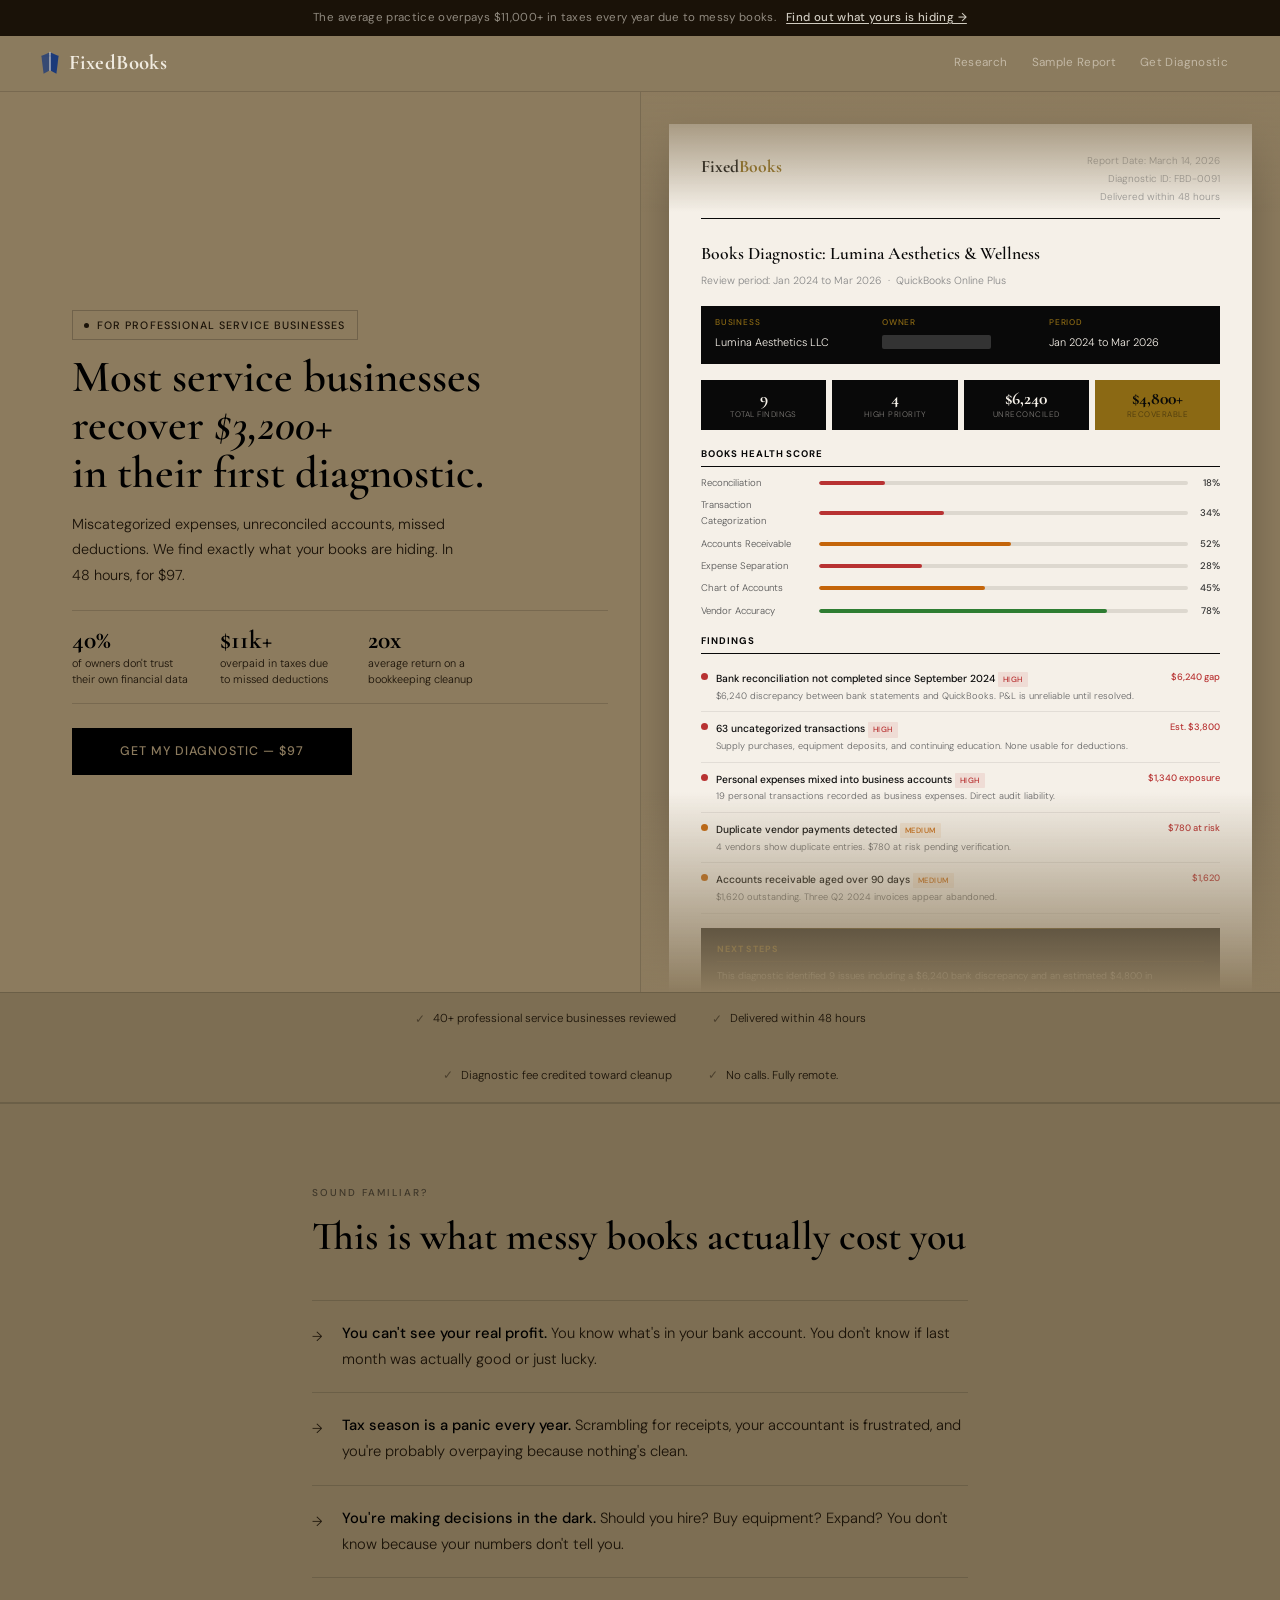
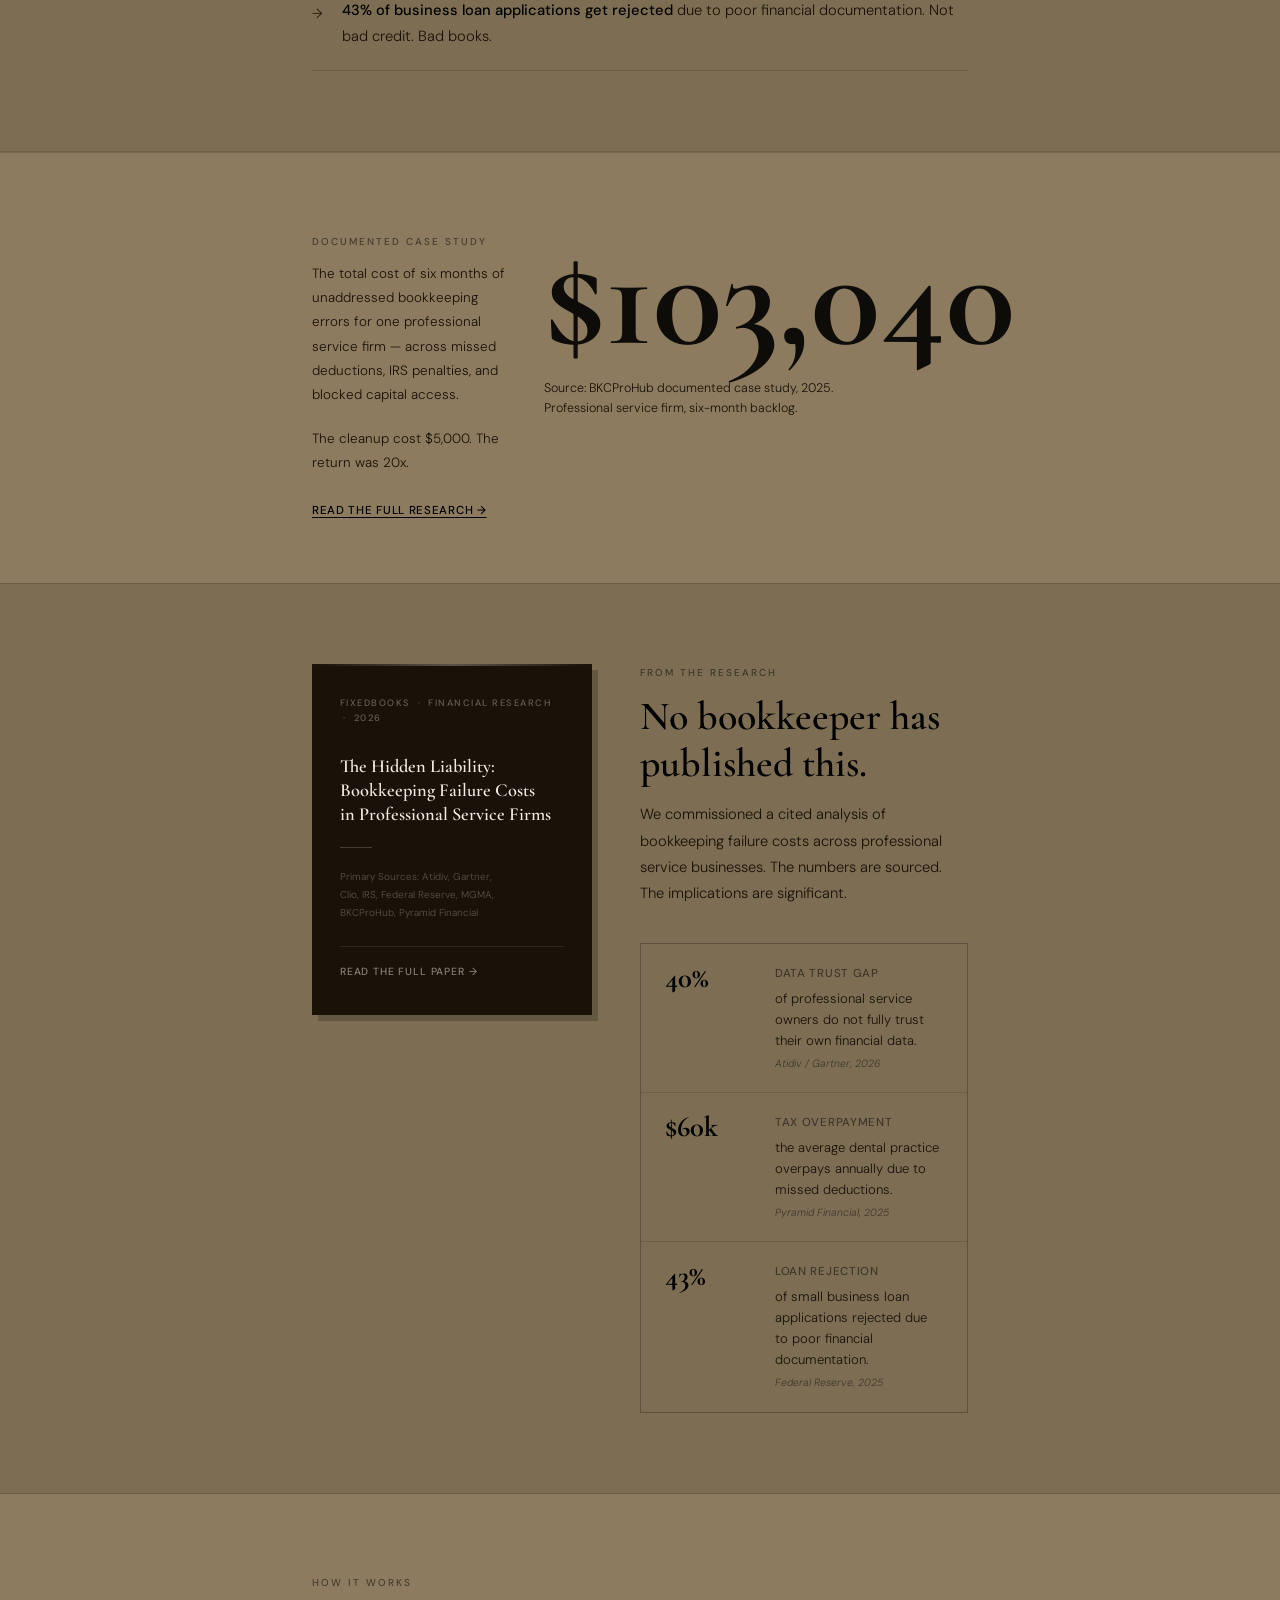
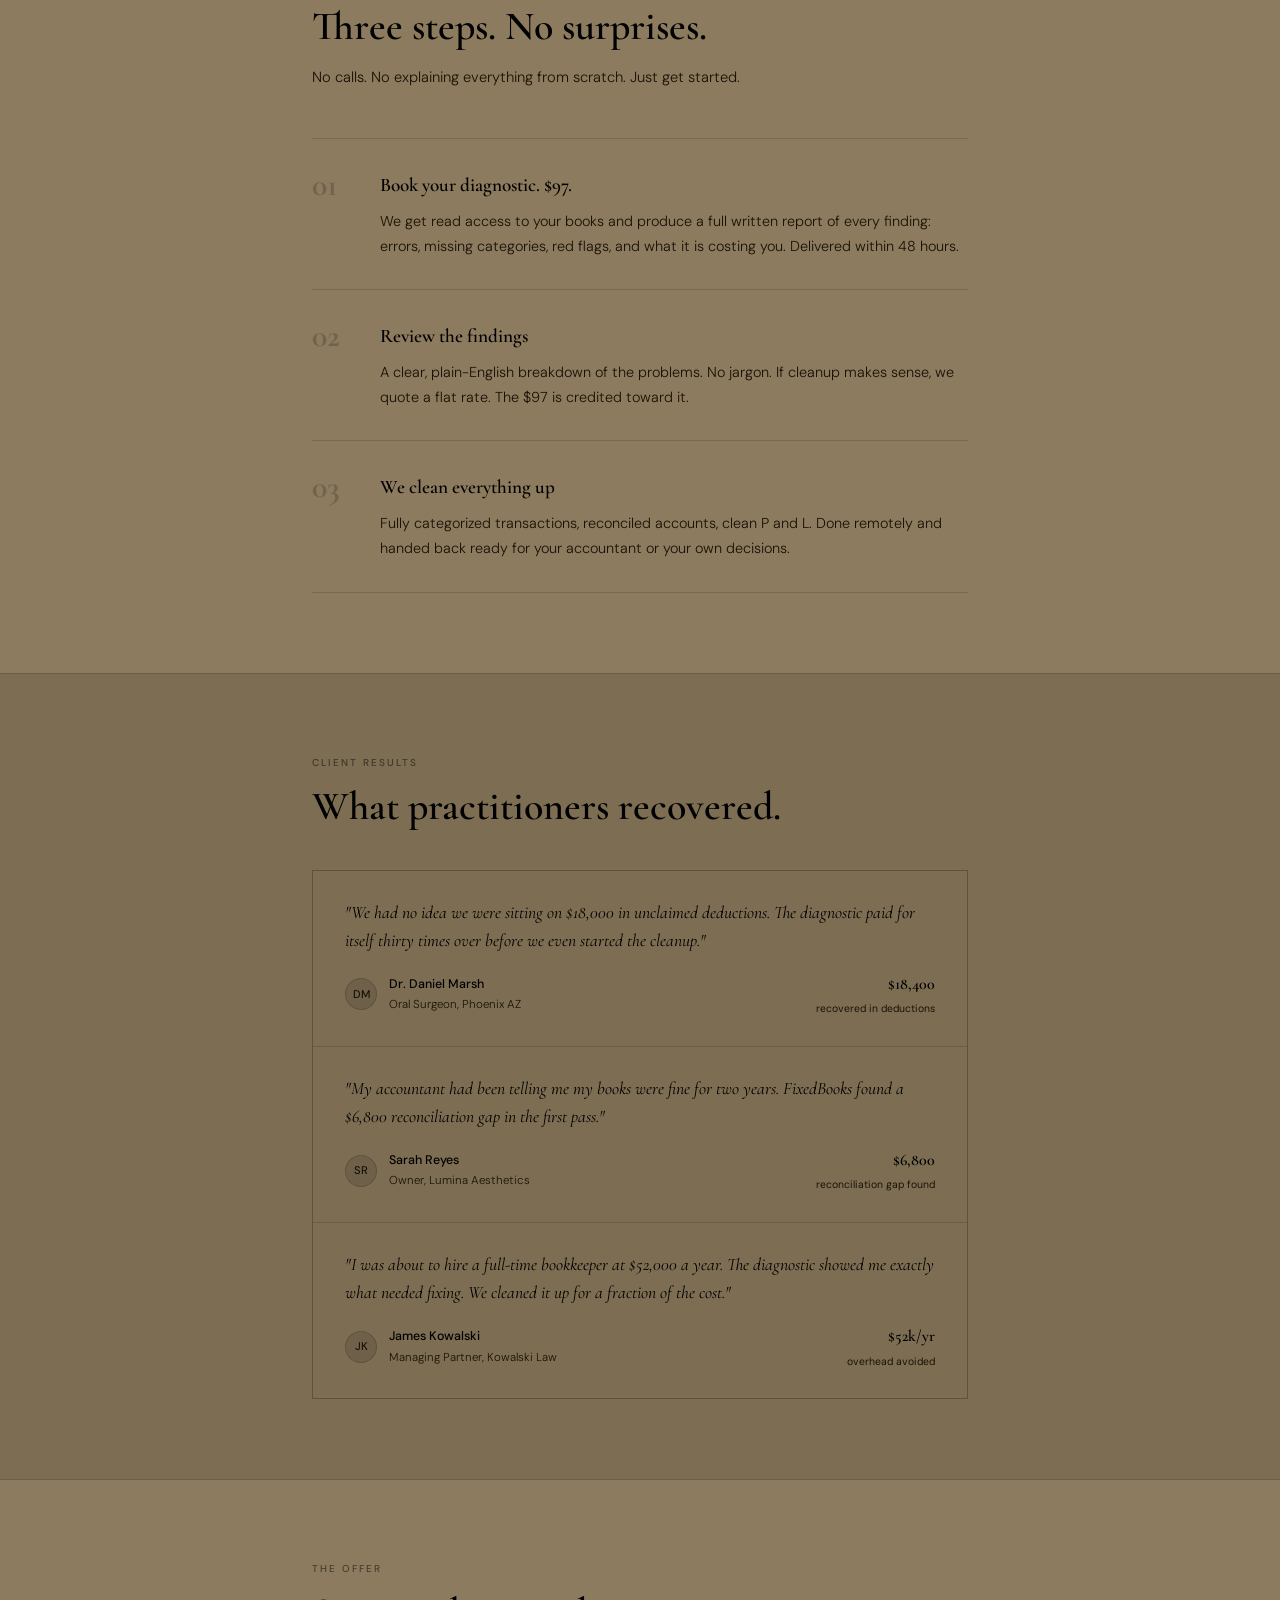
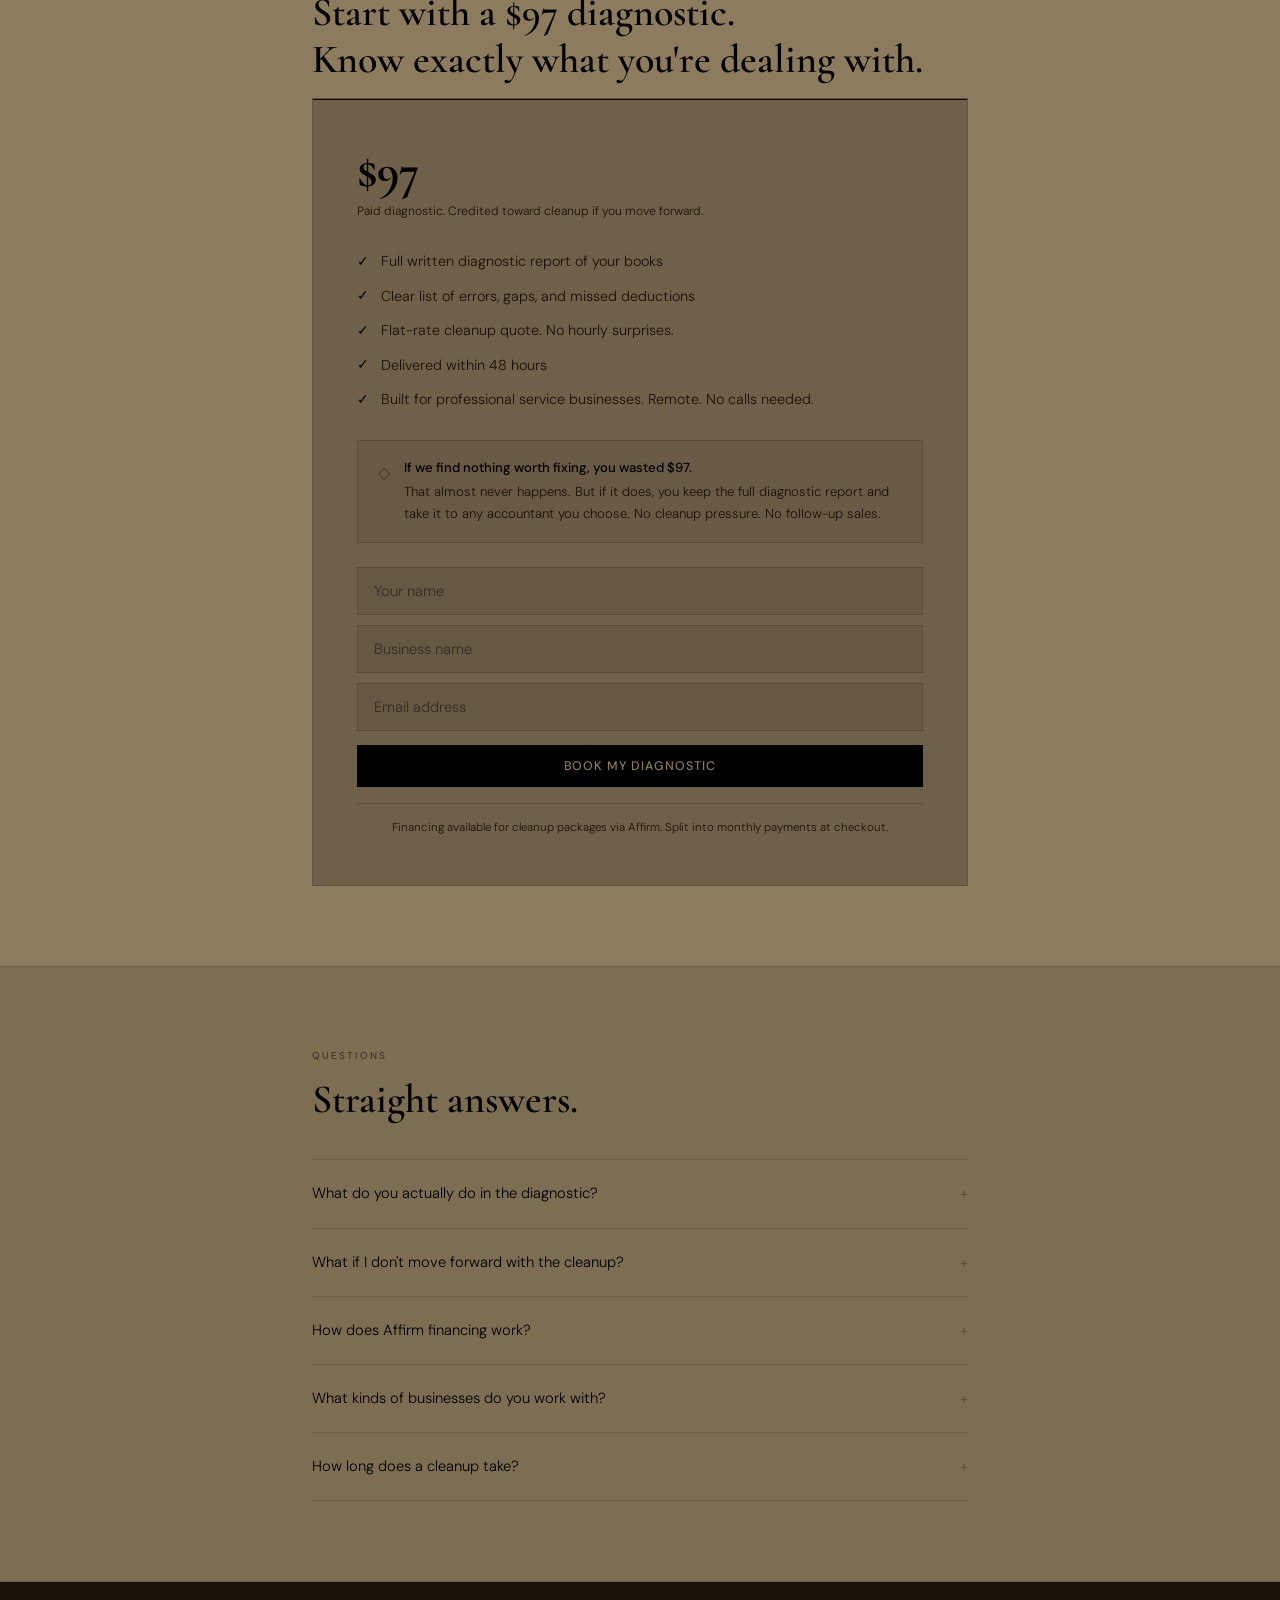
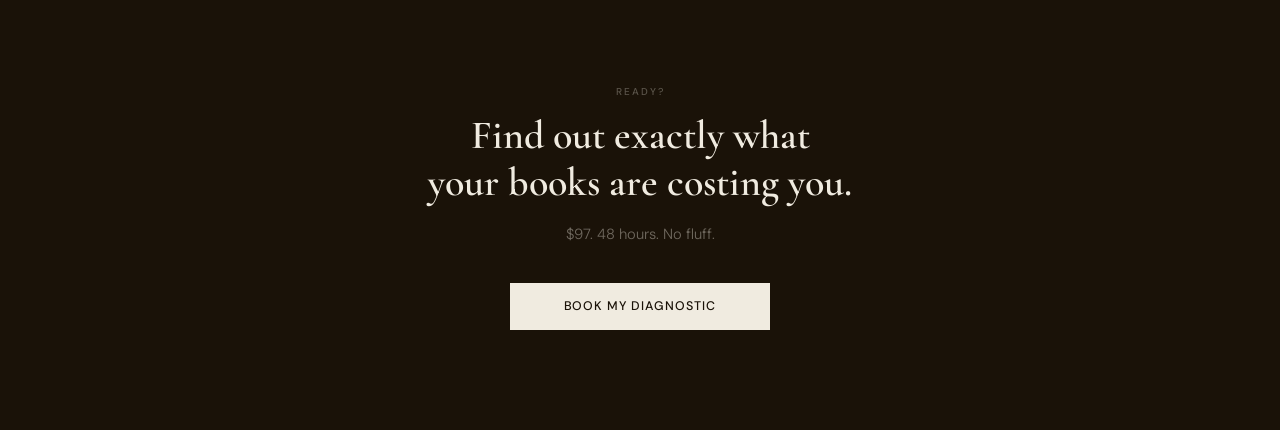
<file: index.html>
<!DOCTYPE html>
<html lang="en">
<head>
  <meta charset="UTF-8" />
  <meta name="viewport" content="width=device-width, initial-scale=1.0" />
  <title>FixedBooks | Bookkeeping Diagnostics for Professional Service Businesses</title>
  <meta name="description" content="Most professional service businesses recover $3,200+ in their first diagnostic. Find what your books are hiding. $97. 48 hours." />

  <link rel="icon" type="image/svg+xml" href="assets/icons/favicon.svg">
  <link rel="preconnect" href="https://fonts.googleapis.com">
  <link rel="preconnect" href="https://fonts.gstatic.com" crossorigin>
  <link href="https://fonts.googleapis.com/css2?family=Cormorant+Garamond:ital,wght@0,400;0,600;0,700;1,400;1,600&family=DM+Sans:wght@300;400;500&display=swap" rel="stylesheet">

  <style>

    *, *::before, *::after { box-sizing: border-box; margin: 0; padding: 0; }

    :root {
      --bg:         #8C7B5E;
      --bg-2:       #7D6E53;
      --bg-3:       #6E6049;
      --border:     rgba(0,0,0,0.14);
      --text:       #000000;
      --muted:      #1A1208;
      --muted-2:    rgba(0,0,0,0.5);
      --mark:       #F0EBE0;
      --font-serif: 'Cormorant Garamond', serif;
      --font-sans:  'DM Sans', sans-serif;
    }

    html { scroll-behavior: smooth; }

    body {
      background: var(--bg);
      color: var(--text);
      font-family: var(--font-sans);
      font-weight: 300;
      font-size: 16px;
      line-height: 1.7;
      -webkit-font-smoothing: antialiased;
      overflow-x: hidden;
    }

    a { color: inherit; text-decoration: none; }

    .container {
      max-width: 720px;
      margin: 0 auto;
      padding: 0 32px;
    }

    /* ── FIXED HEADER ────────────────────────────────────── */
    #header-stack {
      position: fixed;
      top: 0; left: 0;
      width: 100%;
      z-index: 200;
    }

    #announcementBar {
      width: 100%;
      background: #1A1208;
      padding: 8px 32px;
      display: flex;
      align-items: center;
      justify-content: center;
    }

    .bar__text {
      font-size: 0.72rem;
      font-weight: 400;
      color: rgba(240,235,224,0.55);
      text-align: center;
      letter-spacing: 0.03em;
    }

    .bar__text a {
      color: rgba(240,235,224,0.85);
      text-decoration: underline;
      font-weight: 500;
      text-underline-offset: 2px;
      transition: color 0.15s;
    }

    .bar__text a:hover { color: var(--mark); }

    /* ── NAV ─────────────────────────────────────────────── */
    #nav {
      width: 100%;
      background: rgba(140,123,94,0.97);
      border-bottom: 1px solid var(--border);
      backdrop-filter: blur(16px);
      -webkit-backdrop-filter: blur(16px);
      padding: 0 40px;
      display: flex;
      align-items: center;
      justify-content: space-between;
      height: 56px;
      transition: box-shadow 0.3s ease;
    }

    #nav.scrolled { box-shadow: 0 1px 24px rgba(0,0,0,0.18); }

    .nav__logo {
      display: flex;
      align-items: center;
      gap: 9px;
      text-decoration: none;
      flex-shrink: 0;
    }

    .nav__wordmark {
      font-family: var(--font-serif);
      font-size: 1.3rem;
      font-weight: 700;
      color: var(--mark);
      letter-spacing: 0.02em;
    }

    .nav__links {
      display: flex;
      align-items: center;
      gap: 0;
    }

    .nav__link {
      font-family: var(--font-sans);
      font-size: 0.73rem;
      font-weight: 400;
      letter-spacing: 0.03em;
      color: rgba(240,235,224,0.55);
      text-decoration: none;
      padding: 6px 12px;
      background: none;
      border: none;
      cursor: pointer;
      transition: color 0.15s;
      white-space: nowrap;
    }

    .nav__link:hover { color: var(--mark); }

    /* ── HERO ────────────────────────────────────────────── */
    /*
     * Two-column layout on wide screens.
     * Left: headline, sub, stats, CTA.
     * Right: live partial report render, slowly auto-scrolling,
     *        blurred at top and bottom edges.
     */
    .hero {
      display: grid;
      grid-template-columns: 1fr 1fr;
      align-items: center;
      min-height: 100svh;
      padding: 0;
      position: relative;
      overflow: hidden;
    }

    .hero__left {
      padding: 0 32px 0 calc((100vw - 1200px) / 2 + 32px);
      padding-left: max(32px, calc((100vw - 1200px) / 2 + 32px));
      z-index: 2;
    }

    .hero__right {
      position: relative;
      height: 100svh;
      overflow: hidden;
      border-left: 1px solid var(--border);
    }

    /* Top and bottom fade masks on the report preview */
    .hero__right::before,
    .hero__right::after {
      content: '';
      position: absolute;
      left: 0; right: 0;
      z-index: 3;
      pointer-events: none;
    }

    .hero__right::before {
      top: 0;
      height: 120px;
      background: linear-gradient(to bottom, var(--bg), transparent);
    }

    .hero__right::after {
      bottom: 0;
      height: 200px;
      background: linear-gradient(to top, var(--bg), transparent);
    }

    /* The scrolling report container */
    .hero__report-preview {
      position: absolute;
      top: 0; left: 0; right: 0;
      padding: 32px 28px;
      animation: reportScroll 28s linear infinite;
      will-change: transform;
    }

    @keyframes reportScroll {
      0%   { transform: translateY(0); }
      100% { transform: translateY(-50%); }
    }

    /* Pause on hover */
    .hero__right:hover .hero__report-preview {
      animation-play-state: paused;
    }

    /* Mini report styles — scaled down version of the real report */
    .rp {
      background: #F5F0E8;
      padding: 28px 32px;
      font-family: var(--font-sans);
      font-size: 0.78rem;
      color: #090909;
      box-shadow: 0 8px 40px rgba(0,0,0,0.25);
    }

    .rp__header {
      display: flex;
      justify-content: space-between;
      align-items: flex-start;
      margin-bottom: 20px;
      padding-bottom: 12px;
      border-bottom: 1.5px solid #090909;
    }

    .rp__brand {
      font-family: var(--font-serif);
      font-size: 1.1rem;
      font-weight: 700;
      color: #090909;
    }

    .rp__brand span { color: #8B6914; }

    .rp__meta {
      font-size: 0.62rem;
      color: #999;
      text-align: right;
      line-height: 1.8;
    }

    .rp__title {
      font-family: var(--font-serif);
      font-size: 1.1rem;
      font-weight: 600;
      color: #090909;
      margin-bottom: 4px;
    }

    .rp__sub {
      font-size: 0.65rem;
      color: #888;
      margin-bottom: 16px;
    }

    .rp__client {
      background: #090909;
      padding: 10px 14px;
      margin-bottom: 16px;
      display: grid;
      grid-template-columns: 1fr 1fr 1fr;
      gap: 10px;
    }

    .rp__field-label {
      font-size: 0.52rem;
      font-weight: 500;
      letter-spacing: 0.1em;
      text-transform: uppercase;
      color: #8B6914;
      display: block;
      margin-bottom: 2px;
    }

    .rp__field-value {
      font-size: 0.68rem;
      color: #F5F0E8;
    }

    .rp__redacted {
      background: #333;
      color: transparent;
      border-radius: 2px;
      user-select: none;
    }

    .rp__grid {
      display: grid;
      grid-template-columns: repeat(4, 1fr);
      gap: 6px;
      margin-bottom: 16px;
    }

    .rp__box {
      background: #090909;
      padding: 10px 8px;
      text-align: center;
    }

    .rp__box.gold { background: #8B6914; }

    .rp__box-num {
      font-family: var(--font-serif);
      font-size: 1.1rem;
      font-weight: 700;
      color: #F5F0E8;
      line-height: 1;
      margin-bottom: 2px;
    }

    .rp__box.gold .rp__box-num { color: #090909; }

    .rp__box-label {
      font-size: 0.5rem;
      color: rgba(245,240,232,0.5);
      text-transform: uppercase;
      letter-spacing: 0.06em;
      line-height: 1.3;
    }

    .rp__box.gold .rp__box-label { color: rgba(9,9,9,0.5); }

    .rp__section-title {
      font-size: 0.6rem;
      font-weight: 700;
      text-transform: uppercase;
      letter-spacing: 0.1em;
      color: #090909;
      border-bottom: 1px solid #090909;
      padding-bottom: 4px;
      margin-bottom: 8px;
    }

    .rp__score-row {
      display: flex;
      align-items: center;
      gap: 8px;
      margin-bottom: 6px;
    }

    .rp__score-label {
      font-size: 0.6rem;
      color: #555;
      width: 110px;
      flex-shrink: 0;
    }

    .rp__score-bar {
      flex: 1;
      height: 4px;
      background: #DDD8CF;
      border-radius: 2px;
      overflow: hidden;
    }

    .rp__score-fill {
      height: 100%;
      border-radius: 2px;
    }

    .rp__score-fill.low  { background: #B83232; }
    .rp__score-fill.mid  { background: #C4650A; }
    .rp__score-fill.high { background: #2E7D32; }

    .rp__score-val {
      font-size: 0.6rem;
      font-weight: 500;
      color: #333;
      width: 24px;
      text-align: right;
    }

    .rp__finding {
      display: grid;
      grid-template-columns: 7px 1fr auto;
      gap: 8px;
      padding: 8px 0;
      border-bottom: 1px solid rgba(0,0,0,0.08);
    }

    .rp__dot {
      width: 7px; height: 7px;
      border-radius: 50%;
      margin-top: 3px;
      flex-shrink: 0;
    }

    .rp__dot.high   { background: #B83232; }
    .rp__dot.medium { background: #C4650A; }
    .rp__dot.low    { background: #8B6914; }

    .rp__finding-title {
      font-size: 0.64rem;
      font-weight: 500;
      color: #090909;
      margin-bottom: 2px;
    }

    .rp__finding-desc {
      font-size: 0.58rem;
      color: #666;
      line-height: 1.5;
    }

    .rp__finding-impact {
      font-size: 0.58rem;
      font-weight: 500;
      color: #B83232;
      white-space: nowrap;
    }

    .rp__badge {
      display: inline-block;
      padding: 1px 5px;
      font-size: 0.48rem;
      font-weight: 500;
      letter-spacing: 0.06em;
      text-transform: uppercase;
      border-radius: 1px;
    }

    .rp__badge.high   { background: rgba(184,50,50,0.1); color: #B83232; }
    .rp__badge.medium { background: rgba(196,101,10,0.1); color: #C4650A; }

    .rp__next {
      background: #090909;
      padding: 14px 16px;
      margin-top: 14px;
      position: relative;
      overflow: hidden;
    }

    .rp__next::before {
      content: '';
      position: absolute;
      top: 0; left: 0; right: 0;
      height: 1.5px;
      background: linear-gradient(90deg, transparent, #8B6914, transparent);
    }

    .rp__next-title {
      font-size: 0.56rem;
      font-weight: 700;
      text-transform: uppercase;
      letter-spacing: 0.1em;
      color: #8B6914;
      margin-bottom: 6px;
      border-bottom: 1px solid rgba(139,105,20,0.2);
      padding-bottom: 4px;
    }

    .rp__next-text {
      font-size: 0.6rem;
      color: #F5F0E8;
      line-height: 1.7;
      margin-bottom: 8px;
    }

    .rp__next-price {
      font-family: var(--font-serif);
      font-size: 1.1rem;
      font-weight: 700;
      color: #8B6914;
    }

    .rp__next-note {
      font-size: 0.54rem;
      color: rgba(245,240,232,0.35);
      margin-top: 2px;
    }

    /* ── HERO LEFT CONTENT ───────────────────────────────── */
    .hero__eyebrow {
      display: inline-flex;
      align-items: center;
      gap: 8px;
      border: 1px solid rgba(0,0,0,0.2);
      color: var(--muted);
      font-size: 0.67rem;
      font-weight: 500;
      letter-spacing: 0.1em;
      text-transform: uppercase;
      padding: 5px 11px;
      margin-bottom: 14px;
      width: fit-content;
    }

    .hero__eyebrow__dot {
      width: 5px; height: 5px;
      border-radius: 50%;
      background: var(--muted);
      flex-shrink: 0;
    }

    h1 {
      font-family: var(--font-serif);
      font-size: clamp(2.2rem, 3.5vw, 3.4rem);
      font-weight: 600;
      line-height: 1.07;
      color: var(--text);
      margin-bottom: 14px;
    }

    h1 em { font-style: italic; color: var(--text); }

    .hero__sub {
      font-size: 0.9rem;
      color: var(--muted);
      max-width: 400px;
      margin-bottom: 22px;
      line-height: 1.75;
    }

    .stat-bar {
      display: flex;
      gap: 28px;
      flex-wrap: wrap;
      padding: 16px 0;
      border-top: 1px solid var(--border);
      border-bottom: 1px solid var(--border);
      margin-bottom: 24px;
    }

    .stat-item { display: flex; flex-direction: column; gap: 4px; }

    .stat-num {
      font-family: var(--font-serif);
      font-size: 1.6rem;
      font-weight: 700;
      color: var(--text);
      line-height: 1;
    }

    .stat-label {
      font-size: 0.68rem;
      color: var(--muted);
      max-width: 120px;
      line-height: 1.4;
    }

    .btn-primary {
      display: inline-block;
      background: var(--text);
      color: var(--bg);
      font-family: var(--font-sans);
      font-weight: 500;
      font-size: 0.78rem;
      letter-spacing: 0.08em;
      text-transform: uppercase;
      padding: 13px 32px;
      text-decoration: none;
      text-align: center;
      border: none;
      cursor: pointer;
      transition: background 0.15s, transform 0.1s;
      width: 100%;
    }

    .btn-primary:hover { background: #222; transform: translateY(-1px); }
    .btn-primary:active { transform: translateY(0); }

    /* ── TRUST BAR ───────────────────────────────────────── */
    .trust-bar {
      padding: 16px 0;
      border-top: 1px solid var(--border);
      border-bottom: 1px solid var(--border);
      background: var(--bg-2);
    }

    .trust-bar__inner {
      display: flex;
      align-items: center;
      justify-content: center;
      gap: 36px;
      flex-wrap: wrap;
    }

    .trust-item {
      display: flex;
      align-items: center;
      gap: 8px;
      font-size: 0.72rem;
      color: var(--muted);
    }

    .trust-item__icon { opacity: 0.5; font-size: 0.75rem; }

    /* ── SECTIONS ────────────────────────────────────────── */
    .section { padding: 80px 0; }

    .section--alt {
      background: var(--bg-2);
      border-top: 1px solid var(--border);
      border-bottom: 1px solid var(--border);
    }

    .section-label {
      font-size: 10px;
      font-weight: 500;
      letter-spacing: 0.2em;
      text-transform: uppercase;
      color: var(--muted-2);
      margin-bottom: 12px;
      display: block;
    }

    .section-title {
      font-family: var(--font-serif);
      font-size: clamp(1.8rem, 3.5vw, 2.5rem);
      font-weight: 600;
      color: var(--text);
      line-height: 1.18;
      margin-bottom: 14px;
    }

    .section-body {
      font-size: 0.92rem;
      color: var(--muted);
      max-width: 500px;
      margin-bottom: 36px;
      line-height: 1.8;
    }

    /* ── PAIN LIST ───────────────────────────────────────── */
    .pain-list { display: flex; flex-direction: column; margin-top: 40px; }

    .pain-item {
      display: flex;
      gap: 20px;
      align-items: flex-start;
      padding: 20px 0;
      border-bottom: 1px solid var(--border);
    }

    .pain-item:first-child { border-top: 1px solid var(--border); }

    .pain-icon { color: var(--muted); font-size: 0.85rem; padding-top: 4px; flex-shrink: 0; }
    .pain-text { font-size: 0.92rem; color: var(--muted); line-height: 1.75; }
    .pain-text strong { color: var(--text); font-weight: 500; }

    /* ── GRID BREAK STAT ─────────────────────────────────── */
    /*
     * The one moment where the layout breaks.
     * $103,040 renders at 8rem, overflows the container
     * bleeding off the right edge intentionally.
     * The label sits in the left margin at normal size.
     * This is the "a designer made decisions here" moment.
     */
    .break-stat {
      padding: 80px 0 60px;
      border-top: 1px solid var(--border);
      overflow: hidden;
      position: relative;
    }

    .break-stat__inner {
      max-width: 720px;
      margin: 0 auto;
      padding: 0 32px;
      display: grid;
      grid-template-columns: 200px 1fr;
      gap: 32px;
      align-items: start;
    }

    

    .break-stat__label {
      font-size: 10px;
      font-weight: 500;
      letter-spacing: 0.2em;
      text-transform: uppercase;
      color: var(--muted-2);
      margin-bottom: 12px;
      display: block;
    }

    .break-stat__context {
      font-size: 0.84rem;
      color: var(--muted);
      line-height: 1.8;
      margin-bottom: 20px;
    }

    .break-stat__link {
      font-size: 0.72rem;
      font-weight: 500;
      letter-spacing: 0.06em;
      text-transform: uppercase;
      color: var(--text);
      text-decoration: underline;
      text-underline-offset: 3px;
      transition: opacity 0.15s;
    }

    .break-stat__link:hover { opacity: 0.5; }

    .break-stat__num-col {
      position: relative;
    }

    .break-stat__num {
      font-family: var(--font-serif);
      font-size: clamp(5rem, 12vw, 9rem);
      font-weight: 700;
      color: var(--text);
      line-height: 0.9;
      white-space: nowrap;
      /* Intentionally overflows right edge */
      margin-right: -120px;
      opacity: 0.9;
    }

    .break-stat__sub {
      font-size: 0.78rem;
      color: var(--muted);
      margin-top: 16px;
      line-height: 1.6;
      max-width: 340px;
    }

    /* ── RESEARCH AS PRODUCT ──────────────────────────────── */
    /*
     * The research paper treated as a product feature.
     * Rendered as a physical document object you can click.
     * Left: the paper "cover" — dark, editorial, numbered.
     * Right: three pulled stats from the paper.
     */
    .research-feature {
      padding: 80px 0;
      background: var(--bg-2);
      border-top: 1px solid var(--border);
      border-bottom: 1px solid var(--border);
    }

    .research-feature__inner {
      max-width: 720px;
      margin: 0 auto;
      padding: 0 32px;
      display: grid;
      grid-template-columns: 280px 1fr;
      gap: 48px;
      align-items: start;
    }

    /* Paper cover object */
    .research-feature__cover {
      background: #1A1208;
      padding: 32px 28px;
      position: relative;
      cursor: pointer;
      transition: transform 0.2s ease, box-shadow 0.2s ease;
      text-decoration: none;
      display: block;
      box-shadow: 6px 6px 0 rgba(0,0,0,0.2);
    }

    .research-feature__cover:hover {
      transform: translate(-3px, -3px);
      box-shadow: 9px 9px 0 rgba(0,0,0,0.2);
    }

    .research-feature__cover::before {
      content: '';
      position: absolute;
      top: 0; left: 0; right: 0;
      height: 2px;
      background: linear-gradient(90deg, transparent, rgba(240,235,224,0.3), transparent);
    }

    .cover__label {
      font-size: 0.58rem;
      font-weight: 500;
      letter-spacing: 0.16em;
      text-transform: uppercase;
      color: rgba(240,235,224,0.35);
      margin-bottom: 28px;
      display: block;
    }

    .cover__title {
      font-family: var(--font-serif);
      font-size: 1.15rem;
      font-weight: 600;
      color: var(--mark);
      line-height: 1.3;
      margin-bottom: 20px;
    }

    .cover__divider {
      width: 32px;
      height: 1px;
      background: rgba(240,235,224,0.2);
      margin-bottom: 20px;
    }

    .cover__meta {
      font-size: 0.62rem;
      color: rgba(240,235,224,0.3);
      line-height: 1.8;
    }

    .cover__cta {
      display: inline-block;
      margin-top: 24px;
      font-size: 0.65rem;
      font-weight: 500;
      letter-spacing: 0.08em;
      text-transform: uppercase;
      color: rgba(240,235,224,0.5);
      border-top: 1px solid rgba(240,235,224,0.1);
      padding-top: 16px;
      width: 100%;
      transition: color 0.15s;
    }

    .research-feature__cover:hover .cover__cta {
      color: var(--mark);
    }

    /* Right side stats */
    

    .research-feature__intro {
      margin-bottom: 32px;
    }

    .research-stats {
      display: flex;
      flex-direction: column;
      gap: 1px;
      background: var(--border);
      border: 1px solid var(--border);
    }

    .research-stat {
      background: var(--bg-2);
      padding: 20px 24px;
      display: grid;
      grid-template-columns: 90px 1fr;
      gap: 20px;
      align-items: start;
      transition: background 0.15s;
    }

    .research-stat:hover { background: var(--bg-3); }

    .research-stat__num {
      font-family: var(--font-serif);
      font-size: 1.8rem;
      font-weight: 700;
      color: var(--text);
      line-height: 1;
    }

    .research-stat__label {
      font-size: 0.72rem;
      color: var(--muted-2);
      letter-spacing: 0.06em;
      text-transform: uppercase;
      margin-bottom: 4px;
      font-weight: 500;
    }

    .research-stat__text {
      font-size: 0.82rem;
      color: var(--muted);
      line-height: 1.6;
    }

    .research-stat__source {
      font-size: 0.65rem;
      color: var(--muted-2);
      font-style: italic;
      margin-top: 4px;
    }

    /* ── PROCESS ─────────────────────────────────────────── */
    .process-steps { display: flex; flex-direction: column; margin-top: 48px; }

    .step {
      display: grid;
      grid-template-columns: 44px 1fr;
      gap: 24px;
      padding: 30px 0;
      border-bottom: 1px solid var(--border);
      align-items: start;
    }

    .step:first-child { border-top: 1px solid var(--border); }

    .step-num {
      font-family: var(--font-serif);
      font-size: 2rem;
      font-weight: 700;
      color: var(--text);
      line-height: 1;
      opacity: 0.18;
    }

    .step-title {
      font-family: var(--font-serif);
      font-size: 1.2rem;
      font-weight: 600;
      color: var(--text);
      margin-bottom: 7px;
    }

    .step-body { font-size: 0.9rem; color: var(--muted); line-height: 1.75; }

    /* ── OFFER BOX ───────────────────────────────────────── */
    .offer-box {
      background: var(--bg-3);
      border: 1px solid var(--border);
      padding: 48px 44px;
      position: relative;
      overflow: hidden;
    }

    .offer-box::before {
      content: '';
      position: absolute;
      top: 0; left: 0; right: 0;
      height: 1px;
      background: var(--text);
    }

    .offer-price {
      font-family: var(--font-serif);
      font-size: 3rem;
      font-weight: 700;
      color: var(--text);
      line-height: 1;
      margin-bottom: 6px;
    }

    .offer-price-note {
      font-size: 0.76rem;
      color: var(--muted);
      margin-bottom: 28px;
    }

    .offer-bullets {
      display: flex;
      flex-direction: column;
      gap: 10px;
      margin-bottom: 28px;
    }

    .offer-bullet {
      display: flex;
      align-items: center;
      gap: 12px;
      font-size: 0.9rem;
      color: var(--muted);
    }

    .offer-bullet__check { color: var(--text); flex-shrink: 0; font-size: 0.85rem; }

    .risk-reversal {
      border: 1px solid var(--border);
      padding: 16px 20px;
      margin-bottom: 24px;
      display: flex;
      align-items: flex-start;
      gap: 14px;
      background: rgba(0,0,0,0.06);
    }

    .risk-reversal__icon { font-size: 1rem; flex-shrink: 0; opacity: 0.4; padding-top: 2px; }

    .risk-reversal__text { font-size: 0.82rem; color: var(--muted); line-height: 1.7; }
    .risk-reversal__text strong { color: var(--text); font-weight: 500; display: block; margin-bottom: 2px; }

    .affirm-note {
      font-size: 0.72rem;
      color: var(--muted);
      margin-top: 16px;
      text-align: center;
      border-top: 1px solid var(--border);
      padding-top: 14px;
    }

    /* ── FORM ────────────────────────────────────────────── */
    .form-group { display: flex; flex-direction: column; gap: 10px; margin-bottom: 14px; }

    .form-input {
      background: rgba(0,0,0,0.08);
      border: 1px solid var(--border);
      color: var(--text);
      font-family: var(--font-sans);
      font-weight: 300;
      font-size: 0.92rem;
      padding: 13px 16px;
      outline: none;
      width: 100%;
      transition: border-color 0.2s, background 0.2s;
      appearance: none;
    }

    .form-input::placeholder { color: var(--muted-2); }
    .form-input:focus { border-color: var(--text); background: rgba(0,0,0,0.12); }

    .form-msg {
      display: none;
      text-align: center;
      margin-top: 14px;
      color: var(--text);
      font-size: 0.88rem;
    }

    /* ── TESTIMONIALS ────────────────────────────────────── */
    .testimonials {
      display: flex;
      flex-direction: column;
      gap: 1px;
      background: var(--border);
      border: 1px solid var(--border);
      margin-top: 48px;
    }

    .testimonial {
      background: var(--bg-2);
      padding: 28px 32px;
    }

    .testimonial__quote {
      font-family: var(--font-serif);
      font-size: 1.1rem;
      font-weight: 400;
      font-style: italic;
      color: var(--text);
      line-height: 1.6;
      margin-bottom: 16px;
    }

    .testimonial__meta {
      display: flex;
      align-items: center;
      gap: 12px;
    }

    .testimonial__avatar {
      width: 32px; height: 32px;
      border-radius: 50%;
      background: var(--bg-3);
      border: 1px solid var(--border);
      display: flex;
      align-items: center;
      justify-content: center;
      font-size: 0.7rem;
      font-weight: 500;
      color: var(--muted);
      flex-shrink: 0;
    }

    .testimonial__name { font-size: 0.78rem; font-weight: 500; color: var(--text); }
    .testimonial__title { font-size: 0.72rem; color: var(--muted); }

    .testimonial__result {
      margin-left: auto;
      font-family: var(--font-serif);
      font-size: 1rem;
      font-weight: 600;
      color: var(--text);
      text-align: right;
      flex-shrink: 0;
    }

    .testimonial__result span {
      display: block;
      font-family: var(--font-sans);
      font-size: 0.65rem;
      font-weight: 400;
      color: var(--muted);
      font-style: normal;
      margin-top: 2px;
    }

    /* ── FAQ ─────────────────────────────────────────────── */
    .faq-list { display: flex; flex-direction: column; margin-top: 36px; }
    .faq-item { border-bottom: 1px solid var(--border); }
    .faq-item:first-child { border-top: 1px solid var(--border); }

    .faq-q {
      padding: 20px 0;
      display: flex;
      justify-content: space-between;
      align-items: center;
      cursor: pointer;
      font-size: 0.92rem;
      color: var(--text);
      gap: 16px;
      user-select: none;
    }

    .faq-arrow {
      color: var(--text);
      font-size: 1rem;
      flex-shrink: 0;
      transition: transform 0.25s ease;
      opacity: 0.3;
    }

    .faq-a {
      font-size: 0.87rem;
      color: var(--muted);
      max-height: 0;
      overflow: hidden;
      transition: max-height 0.35s ease, padding-bottom 0.35s ease;
      line-height: 1.8;
    }

    .faq-item.open .faq-a { max-height: 300px; padding-bottom: 20px; }
    .faq-item.open .faq-arrow { transform: rotate(45deg); opacity: 1; }

    /* ── FINAL CTA ───────────────────────────────────────── */
    .final-cta {
      padding: 100px 0;
      text-align: center;
      background: #1A1208;
      border-top: 1px solid rgba(0,0,0,0.2);
    }

    .final-cta .section-label { color: rgba(240,235,224,0.3); }
    .final-cta .section-title { color: var(--mark); }
    .final-cta .section-body { color: rgba(240,235,224,0.4); margin: 0 auto 36px; text-align: center; }

    .final-cta .btn-primary { background: var(--mark); color: #1A1208; }
    .final-cta .btn-primary:hover { background: #ddd8cc; }

    /* ── REVEAL ──────────────────────────────────────────── */
    .reveal {
      opacity: 0;
      transform: translateY(24px);
      transition: opacity 0.65s cubic-bezier(0.16,1,0.3,1),
                  transform 0.65s cubic-bezier(0.16,1,0.3,1);
    }

    .reveal.visible { opacity: 1; transform: translateY(0); }
    .reveal-delay-1 { transition-delay: 0.08s; }
    .reveal-delay-2 { transition-delay: 0.16s; }
    .reveal-delay-3 { transition-delay: 0.24s; }

    .fade-up {
      opacity: 0;
      transform: translateY(18px);
      animation: fadeUp 0.7s cubic-bezier(0.16,1,0.3,1) forwards;
    }

    @keyframes fadeUp {
      to { opacity: 1; transform: translateY(0); }
    }

    .delay-1 { animation-delay: 0.05s; }
    .delay-2 { animation-delay: 0.18s; }
    .delay-3 { animation-delay: 0.32s; }
    .delay-4 { animation-delay: 0.46s; }
    .delay-5 { animation-delay: 0.60s; }

    /* ── MOBILE ──────────────────────────────────────────── */
    @media (max-width: 960px) {
      .hero {
        grid-template-columns: 1fr;
        min-height: auto;
        padding: 0;
      }

      .hero__left {
        padding: 60px 32px 48px;
      }

      .hero__right {
        display: none;
      }
    }

    @media (max-width: 900px) {
      #nav { padding: 0 24px; }
      .container { padding: 0 24px; }
      .research-feature__inner { grid-template-columns: 1fr; gap: 32px; }
      .break-stat__inner { grid-template-columns: 1fr; }
      .break-stat__num { margin-right: -48px; }
    }

    @media (max-width: 660px) {
      #nav { padding: 0 16px; height: 50px; }
      .nav__link:nth-child(1),
      .nav__link:nth-child(2) { display: none; }
      .nav__wordmark { font-size: 1.1rem; }
      .container { padding: 0 20px; }
      .hero__left { padding: 48px 20px 40px; }
      h1 { font-size: 2.1rem; }
      .hero__sub { font-size: 0.88rem; }
      .stat-bar { gap: 18px; padding: 14px 0; margin-bottom: 20px; }
      .stat-num { font-size: 1.4rem; }
      .section { padding: 56px 0; }
      .step { grid-template-columns: 36px 1fr; gap: 16px; }
      .offer-box { padding: 28px 20px; }
      .offer-price { font-size: 2.4rem; }
      .form-input { font-size: 16px; }
      #announcementBar { padding: 7px 20px; }
      .bar__text { font-size: 0.68rem; }
      .final-cta { padding: 72px 0; }
      .trust-bar__inner { flex-direction: column; align-items: flex-start; padding: 0 20px; gap: 10px; }
      .testimonial { padding: 20px; }
      .testimonial__result { display: none; }
      .break-stat__num { font-size: 4rem; margin-right: -20px; }
      .research-feature__inner { padding: 0 20px; }
      .research-stat { grid-template-columns: 70px 1fr; gap: 14px; }
      .research-stat__num { font-size: 1.4rem; }
    }

    @media (max-width: 400px) {
      h1 { font-size: 1.9rem; }
      .stat-bar { flex-direction: column; gap: 14px; }
    }


    /* ── MOBILE HERO PREVIEW ─────────────────────────────── */
    .hero__mobile-preview {
      display: none;
      padding: 0 20px 48px;
    }

    @media (max-width: 960px) {
      .hero__mobile-preview {
        display: block;
      }
    }
  </style>
</head>
<body>

  <!-- ─── HEADER STACK ──────────────────────────────────────── -->
  <div id="header-stack">

    <div id="announcementBar">
      <span class="bar__text">
        The average practice overpays $11,000+ in taxes every year due to messy books.
        &nbsp;
        <a href="#offer">Find out what yours is hiding →</a>
      </span>
    </div>

    <nav id="nav">
      <a href="/" class="nav__logo velocity-tilt">
        <svg width="20" height="26" viewBox="0 0 28 34" fill="none" xmlns="http://www.w3.org/2000/svg">
  <path d="M14 2 L2 7 L5 32 L14 27 Z" fill="#1B3A7A" opacity="0.75"/>
  <path d="M14 2 L26 7 L23 32 L14 27 Z" fill="#1B3A7A"/>
  <line x1="14" y1="2" x2="14" y2="27" stroke="#F0EBE0" stroke-width="1.4" stroke-linecap="round"/>
  <line x1="2" y1="7" x2="26" y2="7" stroke="#1B3A7A" stroke-width="0.8" stroke-linecap="round" opacity="0.4"/>
</svg>
        <span class="nav__wordmark">FixedBooks</span>
      </a>
      <div class="nav__links">
        <a href="pages/research.html" class="nav__link">Research</a>
        <a href="pages/demo.html" class="nav__link">Sample Report</a>
        <a href="#offer" class="nav__link">Get Diagnostic</a>
      </div>
    </nav>

  </div>


  <!-- ─── HERO ──────────────────────────────────────────────── -->
  <section class="hero">

    <!-- LEFT: headline and CTA -->
    <div class="hero__left">

      <div class="hero__eyebrow fade-up delay-1" data-parallax="-0.04">
        <span class="hero__eyebrow__dot"></span>
        For Professional Service Businesses
      </div>

      <h1 class="fade-up delay-2" data-parallax="-0.06">
        Most service businesses<br>
        recover <em>$3,200+</em><br>
        in their first diagnostic.
      </h1>

      <p class="hero__sub fade-up delay-3" data-parallax="-0.08">
        Miscategorized expenses, unreconciled accounts, missed deductions.
        We find exactly what your books are hiding. In 48 hours, for $97.
      </p>

      <div class="stat-bar fade-up delay-4" data-parallax="-0.10">
        <div class="stat-item">
          <span class="stat-num" data-target="40" data-suffix="%">40%</span>
          <span class="stat-label">of owners don't trust their own financial data</span>
        </div>
        <div class="stat-item">
          <span class="stat-num">$11k+</span>
          <span class="stat-label">overpaid in taxes due to missed deductions</span>
        </div>
        <div class="stat-item">
          <span class="stat-num" data-target="20" data-suffix="x">20x</span>
          <span class="stat-label">average return on a bookkeeping cleanup</span>
        </div>
      </div>

      <a href="#offer" class="btn-primary fade-up delay-5" style="max-width:280px; display:block;">
        Get My Diagnostic — $97
      </a>

    </div>
    <div class="hero__mobile-preview">
      <div class="rp" style="opacity:0.92;">
        <div class="rp__header">
          <div class="rp__brand">Fixed<span>Books</span></div>
          <div class="rp__meta"><div>Diagnostic ID: FBD-0091</div><div>Delivered within 48 hours</div></div>
        </div>
        <div class="rp__title">Books Diagnostic: Lumina Aesthetics &amp; Wellness</div>
        <div class="rp__grid">
          <div class="rp__box"><div class="rp__box-num">9</div><div class="rp__box-label">Findings</div></div>
          <div class="rp__box"><div class="rp__box-num">4</div><div class="rp__box-label">High Priority</div></div>
          <div class="rp__box"><div class="rp__box-num">$6,240</div><div class="rp__box-label">Unreconciled</div></div>
          <div class="rp__box gold"><div class="rp__box-num">$4,800+</div><div class="rp__box-label">Recoverable</div></div>
        </div>
        <div class="rp__section-title">Books Health Score</div>
        <div class="rp__score-row"><span class="rp__score-label">Reconciliation</span><div class="rp__score-bar"><div class="rp__score-fill low" style="width:18%"></div></div><span class="rp__score-val">18%</span></div>
        <div class="rp__score-row"><span class="rp__score-label">Transaction Categorization</span><div class="rp__score-bar"><div class="rp__score-fill low" style="width:34%"></div></div><span class="rp__score-val">34%</span></div>
        <div class="rp__score-row"><span class="rp__score-label">Accounts Receivable</span><div class="rp__score-bar"><div class="rp__score-fill mid" style="width:52%"></div></div><span class="rp__score-val">52%</span></div>
        <div class="rp__score-row"><span class="rp__score-label">Expense Separation</span><div class="rp__score-bar"><div class="rp__score-fill low" style="width:28%"></div></div><span class="rp__score-val">28%</span></div>
        <div class="rp__section-title" style="margin-top:12px;">Findings</div>
        <div class="rp__finding"><div class="rp__dot high"></div><div><div class="rp__finding-title">Bank reconciliation not completed since September 2024 <span class="rp__badge high">High</span></div><div class="rp__finding-desc">$6,240 discrepancy between bank and QuickBooks.</div></div><div class="rp__finding-impact">$6,240 gap</div></div>
        <div class="rp__finding"><div class="rp__dot high"></div><div><div class="rp__finding-title">63 uncategorized transactions <span class="rp__badge high">High</span></div><div class="rp__finding-desc">None usable for deductions in current state.</div></div><div class="rp__finding-impact">Est. $3,800</div></div>
        <div class="rp__finding"><div class="rp__dot high"></div><div><div class="rp__finding-title">Personal expenses in business accounts <span class="rp__badge high">High</span></div><div class="rp__finding-desc">19 transactions flagged. Direct audit liability.</div></div><div class="rp__finding-impact">$1,340</div></div>
        <div class="rp__next"><div class="rp__next-title">Next Steps</div><p class="rp__next-text">9 issues identified. $4,800 in recoverable deductions and overpayments. Full cleanup will reconcile all accounts and hand back a clean P and L.</p><div class="rp__next-price">Cleanup Quote: $[X]</div><div class="rp__next-note">$97 diagnostic credited toward this total.</div></div>
      </div>
    </div>

    <!-- RIGHT: live scrolling report preview -->
    <div class="hero__right">
      <div class="hero__report-preview">

        <!-- First copy -->
        <div class="rp">
          <div class="rp__header">
            <div class="rp__brand">Fixed<span>Books</span></div>
            <div class="rp__meta">
              <div>Report Date: March 14, 2026</div>
              <div>Diagnostic ID: FBD-0091</div>
              <div>Delivered within 48 hours</div>
            </div>
          </div>

          <div class="rp__title">Books Diagnostic: Lumina Aesthetics &amp; Wellness</div>
          <div class="rp__sub">Review period: Jan 2024 to Mar 2026 &nbsp;·&nbsp; QuickBooks Online Plus</div>

          <div class="rp__client">
            <div>
              <span class="rp__field-label">Business</span>
              <span class="rp__field-value">Lumina Aesthetics LLC</span>
            </div>
            <div>
              <span class="rp__field-label">Owner</span>
              <span class="rp__field-value"><span class="rp__redacted">Dr. Sarah ████████</span></span>
            </div>
            <div>
              <span class="rp__field-label">Period</span>
              <span class="rp__field-value">Jan 2024 to Mar 2026</span>
            </div>
          </div>

          <div class="rp__grid">
            <div class="rp__box">
              <div class="rp__box-num">9</div>
              <div class="rp__box-label">Total Findings</div>
            </div>
            <div class="rp__box">
              <div class="rp__box-num">4</div>
              <div class="rp__box-label">High Priority</div>
            </div>
            <div class="rp__box">
              <div class="rp__box-num">$6,240</div>
              <div class="rp__box-label">Unreconciled</div>
            </div>
            <div class="rp__box gold">
              <div class="rp__box-num">$4,800+</div>
              <div class="rp__box-label">Recoverable</div>
            </div>
          </div>

          <div class="rp__section-title">Books Health Score</div>

          <div class="rp__score-row">
            <span class="rp__score-label">Reconciliation</span>
            <div class="rp__score-bar"><div class="rp__score-fill low" style="width:18%"></div></div>
            <span class="rp__score-val">18%</span>
          </div>
          <div class="rp__score-row">
            <span class="rp__score-label">Transaction Categorization</span>
            <div class="rp__score-bar"><div class="rp__score-fill low" style="width:34%"></div></div>
            <span class="rp__score-val">34%</span>
          </div>
          <div class="rp__score-row">
            <span class="rp__score-label">Accounts Receivable</span>
            <div class="rp__score-bar"><div class="rp__score-fill mid" style="width:52%"></div></div>
            <span class="rp__score-val">52%</span>
          </div>
          <div class="rp__score-row">
            <span class="rp__score-label">Expense Separation</span>
            <div class="rp__score-bar"><div class="rp__score-fill low" style="width:28%"></div></div>
            <span class="rp__score-val">28%</span>
          </div>
          <div class="rp__score-row">
            <span class="rp__score-label">Chart of Accounts</span>
            <div class="rp__score-bar"><div class="rp__score-fill mid" style="width:45%"></div></div>
            <span class="rp__score-val">45%</span>
          </div>
          <div class="rp__score-row">
            <span class="rp__score-label">Vendor Accuracy</span>
            <div class="rp__score-bar"><div class="rp__score-fill high" style="width:78%"></div></div>
            <span class="rp__score-val">78%</span>
          </div>

          <div class="rp__section-title" style="margin-top:14px;">Findings</div>

          <div class="rp__finding">
            <div class="rp__dot high"></div>
            <div>
              <div class="rp__finding-title">Bank reconciliation not completed since September 2024 <span class="rp__badge high">High</span></div>
              <div class="rp__finding-desc">$6,240 discrepancy between bank statements and QuickBooks. P&amp;L is unreliable until resolved.</div>
            </div>
            <div class="rp__finding-impact">$6,240 gap</div>
          </div>

          <div class="rp__finding">
            <div class="rp__dot high"></div>
            <div>
              <div class="rp__finding-title">63 uncategorized transactions <span class="rp__badge high">High</span></div>
              <div class="rp__finding-desc">Supply purchases, equipment deposits, and continuing education. None usable for deductions.</div>
            </div>
            <div class="rp__finding-impact">Est. $3,800</div>
          </div>

          <div class="rp__finding">
            <div class="rp__dot high"></div>
            <div>
              <div class="rp__finding-title">Personal expenses mixed into business accounts <span class="rp__badge high">High</span></div>
              <div class="rp__finding-desc">19 personal transactions recorded as business expenses. Direct audit liability.</div>
            </div>
            <div class="rp__finding-impact">$1,340 exposure</div>
          </div>

          <div class="rp__finding">
            <div class="rp__dot medium"></div>
            <div>
              <div class="rp__finding-title">Duplicate vendor payments detected <span class="rp__badge medium">Medium</span></div>
              <div class="rp__finding-desc">4 vendors show duplicate entries. $780 at risk pending verification.</div>
            </div>
            <div class="rp__finding-impact">$780 at risk</div>
          </div>

          <div class="rp__finding">
            <div class="rp__dot medium"></div>
            <div>
              <div class="rp__finding-title">Accounts receivable aged over 90 days <span class="rp__badge medium">Medium</span></div>
              <div class="rp__finding-desc">$1,620 outstanding. Three Q2 2024 invoices appear abandoned.</div>
            </div>
            <div class="rp__finding-impact">$1,620</div>
          </div>

          <div class="rp__next">
            <div class="rp__next-title">Next Steps</div>
            <p class="rp__next-text">
              This diagnostic identified 9 issues including a $6,240 bank discrepancy
              and an estimated $4,800 in recoverable deductions and overpayments.
              A full cleanup will reconcile all accounts, categorize all transactions,
              and hand back a clean P and L ready for your accountant.
            </p>
            <div class="rp__next-price">Cleanup Quote: $[X]</div>
            <div class="rp__next-note">$97 diagnostic credited toward this total. Affirm available.</div>
          </div>
        </div>

        <!-- Second copy — creates seamless loop -->
        <div class="rp" style="margin-top: 32px;">
          <div class="rp__header">
            <div class="rp__brand">Fixed<span>Books</span></div>
            <div class="rp__meta">
              <div>Report Date: March 14, 2026</div>
              <div>Diagnostic ID: FBD-0091</div>
              <div>Delivered within 48 hours</div>
            </div>
          </div>
          <div class="rp__title">Books Diagnostic: Lumina Aesthetics &amp; Wellness</div>
          <div class="rp__sub">Review period: Jan 2024 to Mar 2026 &nbsp;·&nbsp; QuickBooks Online Plus</div>
          <div class="rp__client">
            <div><span class="rp__field-label">Business</span><span class="rp__field-value">Lumina Aesthetics LLC</span></div>
            <div><span class="rp__field-label">Owner</span><span class="rp__field-value"><span class="rp__redacted">Dr. Sarah ████████</span></span></div>
            <div><span class="rp__field-label">Period</span><span class="rp__field-value">Jan 2024 to Mar 2026</span></div>
          </div>
          <div class="rp__grid">
            <div class="rp__box"><div class="rp__box-num">9</div><div class="rp__box-label">Total Findings</div></div>
            <div class="rp__box"><div class="rp__box-num">4</div><div class="rp__box-label">High Priority</div></div>
            <div class="rp__box"><div class="rp__box-num">$6,240</div><div class="rp__box-label">Unreconciled</div></div>
            <div class="rp__box gold"><div class="rp__box-num">$4,800+</div><div class="rp__box-label">Recoverable</div></div>
          </div>
          <div class="rp__section-title">Books Health Score</div>
          <div class="rp__score-row"><span class="rp__score-label">Reconciliation</span><div class="rp__score-bar"><div class="rp__score-fill low" style="width:18%"></div></div><span class="rp__score-val">18%</span></div>
          <div class="rp__score-row"><span class="rp__score-label">Transaction Categorization</span><div class="rp__score-bar"><div class="rp__score-fill low" style="width:34%"></div></div><span class="rp__score-val">34%</span></div>
          <div class="rp__score-row"><span class="rp__score-label">Accounts Receivable</span><div class="rp__score-bar"><div class="rp__score-fill mid" style="width:52%"></div></div><span class="rp__score-val">52%</span></div>
          <div class="rp__score-row"><span class="rp__score-label">Expense Separation</span><div class="rp__score-bar"><div class="rp__score-fill low" style="width:28%"></div></div><span class="rp__score-val">28%</span></div>
          <div class="rp__score-row"><span class="rp__score-label">Chart of Accounts</span><div class="rp__score-bar"><div class="rp__score-fill mid" style="width:45%"></div></div><span class="rp__score-val">45%</span></div>
          <div class="rp__score-row"><span class="rp__score-label">Vendor Accuracy</span><div class="rp__score-bar"><div class="rp__score-fill high" style="width:78%"></div></div><span class="rp__score-val">78%</span></div>
          <div class="rp__section-title" style="margin-top:14px;">Findings</div>
          <div class="rp__finding"><div class="rp__dot high"></div><div><div class="rp__finding-title">Bank reconciliation not completed since September 2024 <span class="rp__badge high">High</span></div><div class="rp__finding-desc">$6,240 discrepancy between bank statements and QuickBooks.</div></div><div class="rp__finding-impact">$6,240 gap</div></div>
          <div class="rp__finding"><div class="rp__dot high"></div><div><div class="rp__finding-title">63 uncategorized transactions <span class="rp__badge high">High</span></div><div class="rp__finding-desc">Supply purchases, equipment deposits, continuing education.</div></div><div class="rp__finding-impact">Est. $3,800</div></div>
          <div class="rp__finding"><div class="rp__dot high"></div><div><div class="rp__finding-title">Personal expenses mixed into business accounts <span class="rp__badge high">High</span></div><div class="rp__finding-desc">19 personal transactions recorded as business expenses.</div></div><div class="rp__finding-impact">$1,340 exposure</div></div>
          <div class="rp__finding"><div class="rp__dot medium"></div><div><div class="rp__finding-title">Duplicate vendor payments <span class="rp__badge medium">Medium</span></div><div class="rp__finding-desc">4 vendors with duplicate entries. $780 at risk.</div></div><div class="rp__finding-impact">$780 at risk</div></div>
          <div class="rp__next"><div class="rp__next-title">Next Steps</div><p class="rp__next-text">9 issues identified. $4,800 in recoverable deductions and overpayments. Full cleanup will reconcile all accounts and hand back a clean P and L.</p><div class="rp__next-price">Cleanup Quote: $[X]</div><div class="rp__next-note">$97 diagnostic credited toward this total.</div></div>
        </div>

      </div>
    </div>

  </section>


  <!-- ─── TRUST BAR ─────────────────────────────────────────── -->
  <div class="trust-bar reveal">
    <div class="container">
      <div class="trust-bar__inner stagger-children">
        <div class="trust-item"><span class="trust-item__icon">✓</span>40+ professional service businesses reviewed</div>
        <div class="trust-item"><span class="trust-item__icon">✓</span>Delivered within 48 hours</div>
        <div class="trust-item"><span class="trust-item__icon">✓</span>Diagnostic fee credited toward cleanup</div>
        <div class="trust-item"><span class="trust-item__icon">✓</span>No calls. Fully remote.</div>
      </div>
    </div>
  </div>


  <!-- ─── PAIN ──────────────────────────────────────────────── -->
  <section class="section section--alt">
    <div class="container">

      <div class="reveal">
        <span class="section-label">Sound Familiar?</span>
        <h2 class="section-title">This is what messy books actually cost you</h2>
      </div>

      <div class="pain-list stagger-children">
        <div class="pain-item">
          <span class="pain-icon">→</span>
          <p class="pain-text"><strong>You can't see your real profit.</strong> You know what's in your bank account. You don't know if last month was actually good or just lucky.</p>
        </div>
        <div class="pain-item">
          <span class="pain-icon">→</span>
          <p class="pain-text"><strong>Tax season is a panic every year.</strong> Scrambling for receipts, your accountant is frustrated, and you're probably overpaying because nothing's clean.</p>
        </div>
        <div class="pain-item">
          <span class="pain-icon">→</span>
          <p class="pain-text"><strong>You're making decisions in the dark.</strong> Should you hire? Buy equipment? Expand? You don't know because your numbers don't tell you.</p>
        </div>
        <div class="pain-item">
          <span class="pain-icon">→</span>
          <p class="pain-text"><strong>43% of business loan applications get rejected</strong> due to poor financial documentation. Not bad credit. Bad books.</p>
        </div>
      </div>

    </div>
  </section>


  <!-- ─── GRID BREAK STAT ───────────────────────────────────── -->
  <!--
    The one moment where the grid breaks.
    $103,040 at massive scale, bleeding off the right edge.
    Left column holds the context label and copy.
  -->
  <div class="break-stat reveal">
    <div class="break-stat__inner">

      <div class="break-stat__label-col">
        <span class="break-stat__label">Documented Case Study</span>
        <p class="break-stat__context">
          The total cost of six months of unaddressed bookkeeping errors for one
          professional service firm — across missed deductions, IRS penalties,
          and blocked capital access.
        </p>
        <p class="break-stat__context">
          The cleanup cost $5,000. The return was 20x.
        </p>
        <a href="pages/research.html" class="break-stat__link">
          Read the full research →
        </a>
      </div>

      <div class="break-stat__num-col">
        <div class="break-stat__num">$103,040</div>
        <p class="break-stat__sub">
          Source: BKCProHub documented case study, 2025.
          Professional service firm, six-month backlog.
        </p>
      </div>

    </div>
  </div>


  <!-- ─── RESEARCH AS PRODUCT ───────────────────────────────── -->
  <section class="research-feature">
    <div class="research-feature__inner">

      <!-- Paper cover as clickable object -->
      <a href="pages/research.html" class="research-feature__cover">
        <span class="cover__label">FixedBooks &nbsp;·&nbsp; Financial Research &nbsp;·&nbsp; 2026</span>
        <h3 class="cover__title">
          The Hidden Liability:<br>
          Bookkeeping Failure Costs<br>
          in Professional Service Firms
        </h3>
        <div class="cover__divider"></div>
        <div class="cover__meta">
          <div>Primary Sources: Atidiv, Gartner,</div>
          <div>Clio, IRS, Federal Reserve, MGMA,</div>
          <div>BKCProHub, Pyramid Financial</div>
        </div>
        <span class="cover__cta">Read the full paper →</span>
      </a>

      <!-- Stats pulled from the paper -->
      <div class="research-feature__right reveal">
        <div class="research-feature__intro">
          <span class="section-label">From the Research</span>
          <h2 class="section-title">No bookkeeper has published this.</h2>
          <p class="section-body">
            We commissioned a cited analysis of bookkeeping failure costs across
            professional service businesses. The numbers are sourced.
            The implications are significant.
          </p>
        </div>

        <div class="research-stats">
          <div class="research-stat">
            <div class="research-stat__num">40%</div>
            <div>
              <div class="research-stat__label">Data Trust Gap</div>
              <p class="research-stat__text">of professional service owners do not fully trust their own financial data.</p>
              <div class="research-stat__source">Atidiv / Gartner, 2026</div>
            </div>
          </div>
          <div class="research-stat">
            <div class="research-stat__num">$60k</div>
            <div>
              <div class="research-stat__label">Tax Overpayment</div>
              <p class="research-stat__text">the average dental practice overpays annually due to missed deductions.</p>
              <div class="research-stat__source">Pyramid Financial, 2025</div>
            </div>
          </div>
          <div class="research-stat">
            <div class="research-stat__num">43%</div>
            <div>
              <div class="research-stat__label">Loan Rejection</div>
              <p class="research-stat__text">of small business loan applications rejected due to poor financial documentation.</p>
              <div class="research-stat__source">Federal Reserve, 2025</div>
            </div>
          </div>
        </div>
      </div>

    </div>
  </section>


  <!-- ─── PROCESS ───────────────────────────────────────────── -->
  <section class="section">
    <div class="container">

      <div class="reveal">
        <span class="section-label">How It Works</span>
        <h2 class="section-title">Three steps. No surprises.</h2>
        <p class="section-body">No calls. No explaining everything from scratch. Just get started.</p>
      </div>

      <div class="process-steps stagger-children">
        <div class="step">
          <span class="step-num">01</span>
          <div>
            <p class="step-title">Book your diagnostic. $97.</p>
            <p class="step-body">We get read access to your books and produce a full written report of every finding: errors, missing categories, red flags, and what it is costing you. Delivered within 48 hours.</p>
          </div>
        </div>
        <div class="step">
          <span class="step-num">02</span>
          <div>
            <p class="step-title">Review the findings</p>
            <p class="step-body">A clear, plain-English breakdown of the problems. No jargon. If cleanup makes sense, we quote a flat rate. The $97 is credited toward it.</p>
          </div>
        </div>
        <div class="step">
          <span class="step-num">03</span>
          <div>
            <p class="step-title">We clean everything up</p>
            <p class="step-body">Fully categorized transactions, reconciled accounts, clean P and L. Done remotely and handed back ready for your accountant or your own decisions.</p>
          </div>
        </div>
      </div>

    </div>
  </section>


  <!-- ─── TESTIMONIALS ──────────────────────────────────────── -->
  <section class="section section--alt">
    <div class="container">

      <div class="reveal">
        <span class="section-label">Client Results</span>
        <h2 class="section-title">What practitioners recovered.</h2>
      </div>

      <div class="testimonials stagger-children" style="margin-top:40px;">

        <div class="testimonial">
          <p class="testimonial__quote">"We had no idea we were sitting on $18,000 in unclaimed deductions. The diagnostic paid for itself thirty times over before we even started the cleanup."</p>
          <div class="testimonial__meta">
            <div class="testimonial__avatar">DM</div>
            <div>
              <div class="testimonial__name">Dr. Daniel Marsh</div>
              <div class="testimonial__title">Oral Surgeon, Phoenix AZ</div>
            </div>
            <div class="testimonial__result">$18,400<span>recovered in deductions</span></div>
          </div>
        </div>

        <div class="testimonial">
          <p class="testimonial__quote">"My accountant had been telling me my books were fine for two years. FixedBooks found a $6,800 reconciliation gap in the first pass."</p>
          <div class="testimonial__meta">
            <div class="testimonial__avatar">SR</div>
            <div>
              <div class="testimonial__name">Sarah Reyes</div>
              <div class="testimonial__title">Owner, Lumina Aesthetics</div>
            </div>
            <div class="testimonial__result">$6,800<span>reconciliation gap found</span></div>
          </div>
        </div>

        <div class="testimonial">
          <p class="testimonial__quote">"I was about to hire a full-time bookkeeper at $52,000 a year. The diagnostic showed me exactly what needed fixing. We cleaned it up for a fraction of the cost."</p>
          <div class="testimonial__meta">
            <div class="testimonial__avatar">JK</div>
            <div>
              <div class="testimonial__name">James Kowalski</div>
              <div class="testimonial__title">Managing Partner, Kowalski Law</div>
            </div>
            <div class="testimonial__result">$52k/yr<span>overhead avoided</span></div>
          </div>
        </div>

      </div>
    </div>
  </section>


  <!-- ─── OFFER + FORM ──────────────────────────────────────── -->
  <section class="section" id="offer">
    <div class="container">

      <div class="reveal">
        <span class="section-label">The Offer</span>
        <h2 class="section-title">Start with a $97 diagnostic.<br>Know exactly what you're dealing with.</h2>
      </div>

      <div class="offer-box reveal">

        <div class="offer-price">$97</div>
        <p class="offer-price-note">Paid diagnostic. Credited toward cleanup if you move forward.</p>

        <div class="offer-bullets">
          <div class="offer-bullet"><span class="offer-bullet__check">✓</span>Full written diagnostic report of your books</div>
          <div class="offer-bullet"><span class="offer-bullet__check">✓</span>Clear list of errors, gaps, and missed deductions</div>
          <div class="offer-bullet"><span class="offer-bullet__check">✓</span>Flat-rate cleanup quote. No hourly surprises.</div>
          <div class="offer-bullet"><span class="offer-bullet__check">✓</span>Delivered within 48 hours</div>
          <div class="offer-bullet"><span class="offer-bullet__check">✓</span>Built for professional service businesses. Remote. No calls needed.</div>
        </div>

        <div class="risk-reversal">
          <span class="risk-reversal__icon">◇</span>
          <div class="risk-reversal__text">
            <strong>If we find nothing worth fixing, you wasted $97.</strong>
            That almost never happens. But if it does, you keep the full diagnostic report and take it to any accountant you choose. No cleanup pressure. No follow-up sales.
          </div>
        </div>

        <form id="leadForm">
          <div class="form-group">
            <input class="form-input" type="text"  name="name"     placeholder="Your name"     required />
            <input class="form-input" type="text"  name="business" placeholder="Business name" required />
            <input class="form-input" type="email" name="email"    placeholder="Email address" required />
          </div>
          <button type="submit" class="btn-primary">Book My Diagnostic</button>
          <p class="form-msg" id="formMsg"></p>
        </form>

        <p class="affirm-note">Financing available for cleanup packages via Affirm. Split into monthly payments at checkout.</p>

      </div>
    </div>
  </section>


  <!-- ─── FAQ ──────────────────────────────────────────────── -->
  <section class="section section--alt">
    <div class="container">

      <div class="reveal">
        <span class="section-label">Questions</span>
        <h2 class="section-title">Straight answers.</h2>
      </div>

      <div class="faq-list">

        <div class="faq-item reveal">
          <div class="faq-q">What do you actually do in the diagnostic?<span class="faq-arrow">+</span></div>
          <p class="faq-a">We review your QuickBooks or bookkeeping software and identify miscategorized transactions, missing accounts, reconciliation errors, and red flags. You get a full written report of every finding in plain English. Not vague suggestions.</p>
        </div>

        <div class="faq-item reveal">
          <div class="faq-q">What if I don't move forward with the cleanup?<span class="faq-arrow">+</span></div>
          <p class="faq-a">You keep the diagnostic. The findings are yours regardless. Take them to any accountant or fix things yourself. The $97 is for the work we do, not a sales tactic.</p>
        </div>

        <div class="faq-item reveal">
          <div class="faq-q">How does Affirm financing work?<span class="faq-arrow">+</span></div>
          <p class="faq-a">If you move forward with a cleanup, you can split the cost into monthly payments through Affirm. Sixty seconds to apply at checkout. Flat rate quoted upfront. No hourly billing that grows.</p>
        </div>

        <div class="faq-item reveal">
          <div class="faq-q">What kinds of businesses do you work with?<span class="faq-arrow">+</span></div>
          <p class="faq-a">Law firms, dental practices, med spas, aesthetic clinics, financial advisors, chiropractors, optometrists, and similar professional service providers. If your revenue comes from expertise rather than product sales, we are built for you.</p>
        </div>

        <div class="faq-item reveal">
          <div class="faq-q">How long does a cleanup take?<span class="faq-arrow">+</span></div>
          <p class="faq-a">Depends on how far back things need to go and how messy they are. We are specific in the diagnostic quote. Most cleanups are done within one to two weeks. Everything is remote.</p>
        </div>

      </div>
    </div>
  </section>


  <!-- ─── FINAL CTA ─────────────────────────────────────────── -->
  <section class="final-cta">
    <div class="container">
      <div class="reveal">
        <span class="section-label">Ready?</span>
        <h2 class="section-title">Find out exactly what<br>your books are costing you.</h2>
        <p class="section-body">$97. 48 hours. No fluff.</p>
        <div style="display:flex; justify-content:center;">
          <a href="#offer" class="btn-primary" style="max-width:260px;">Book My Diagnostic</a>
        </div>
      </div>
    </div>
  </section>


  <script src="js/animations.js" defer></script>

</body>
</html>
</file>
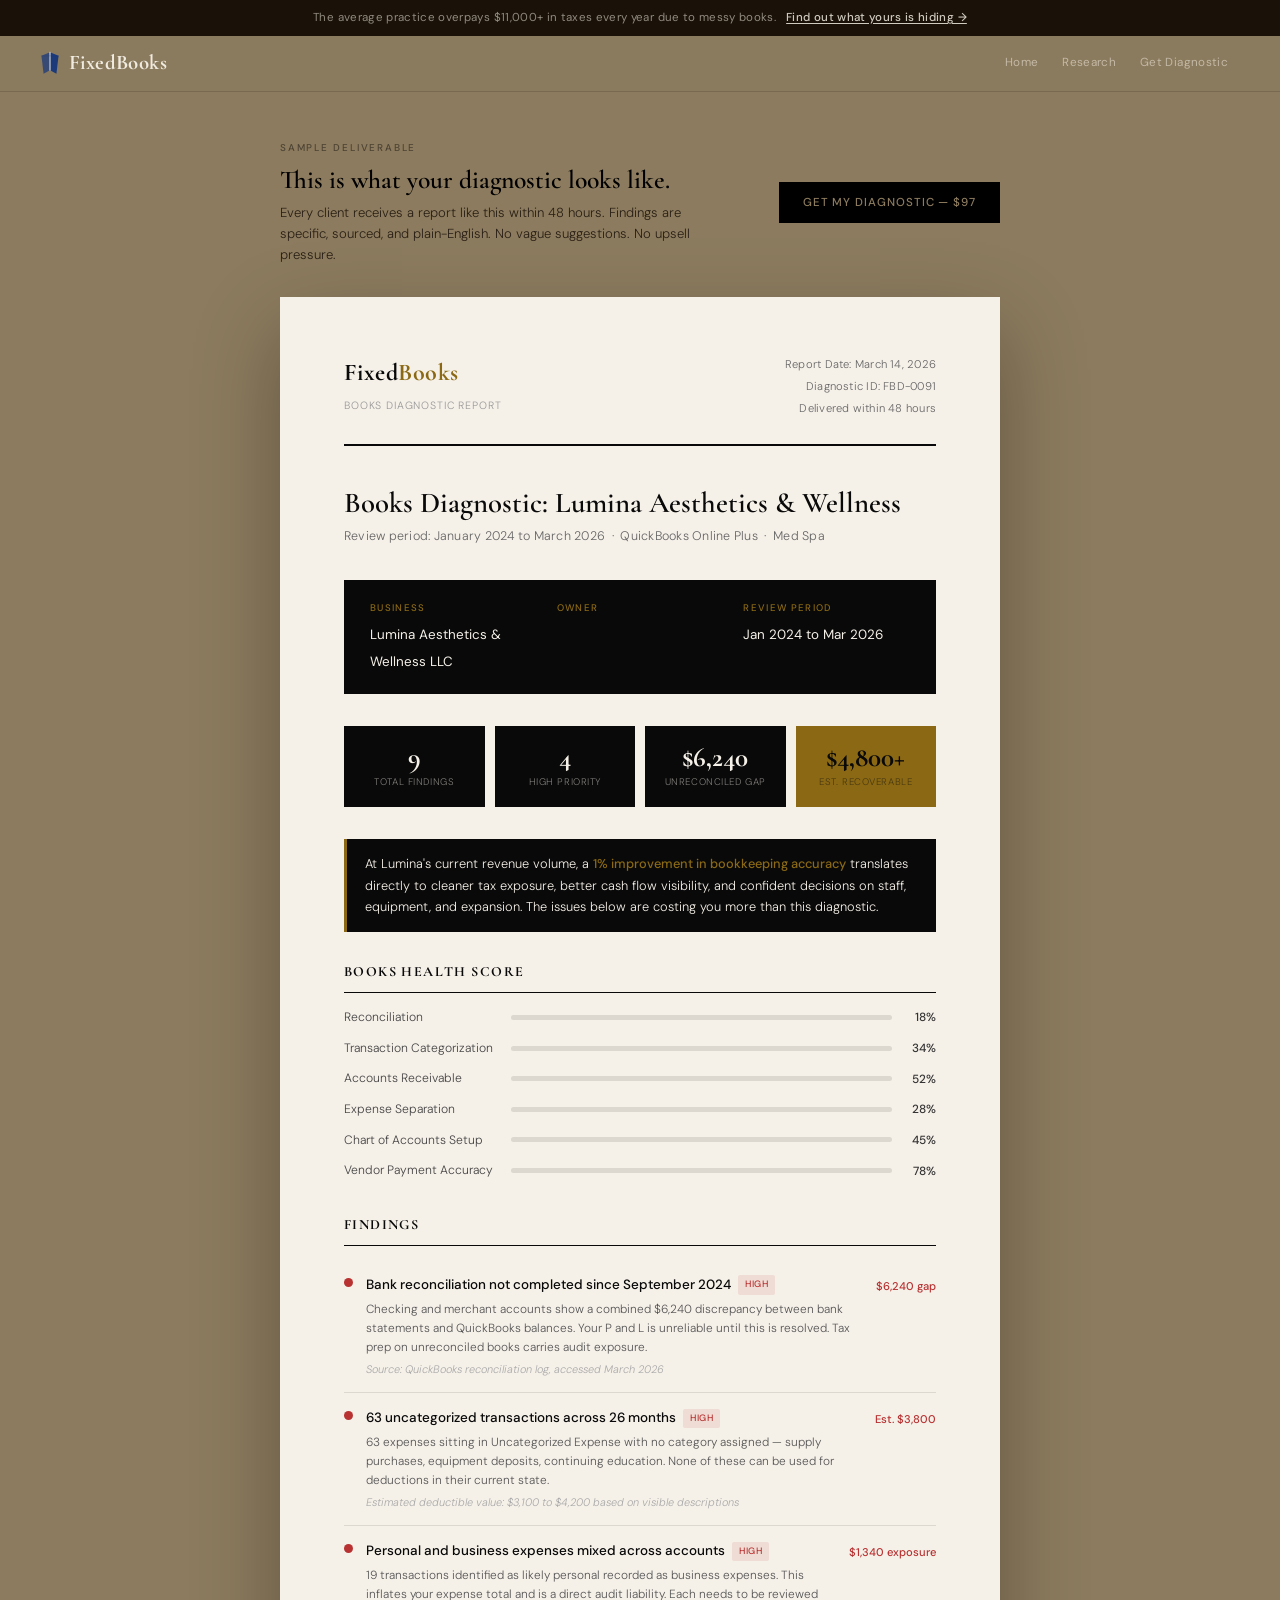
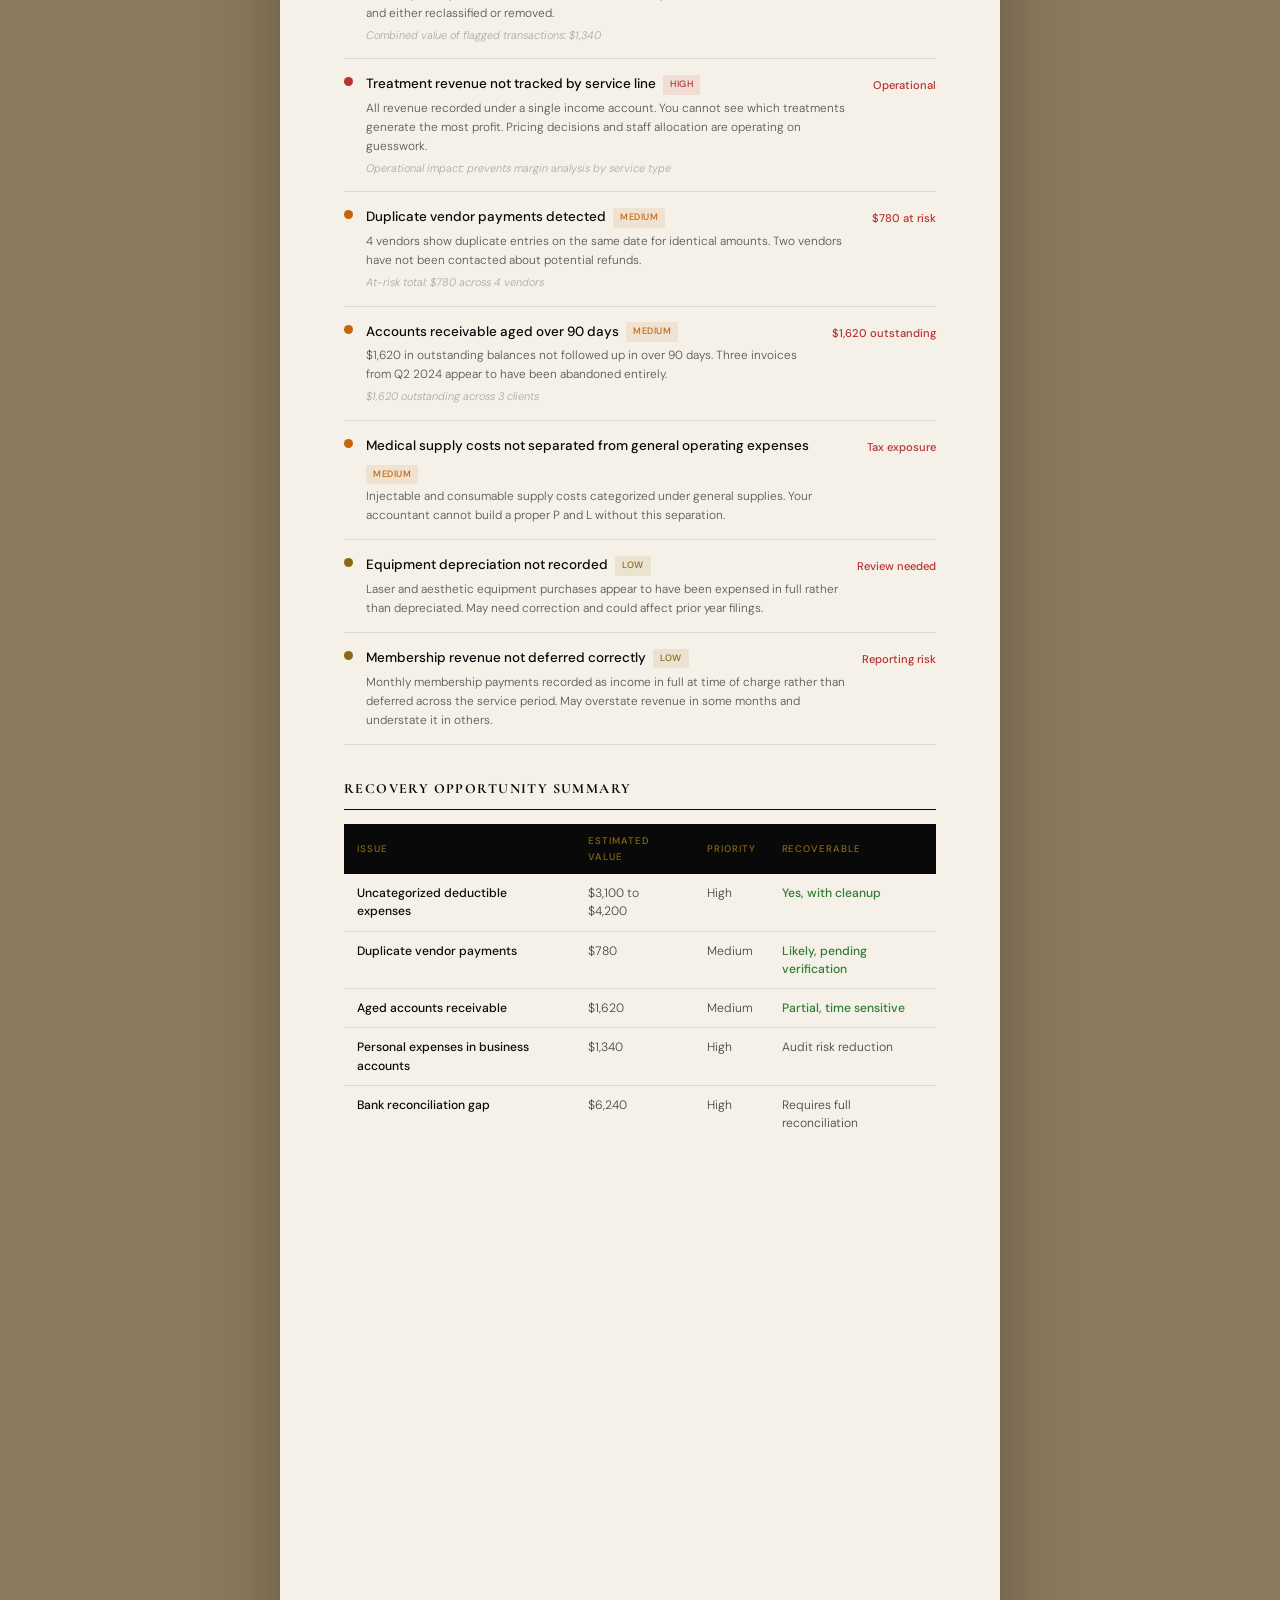
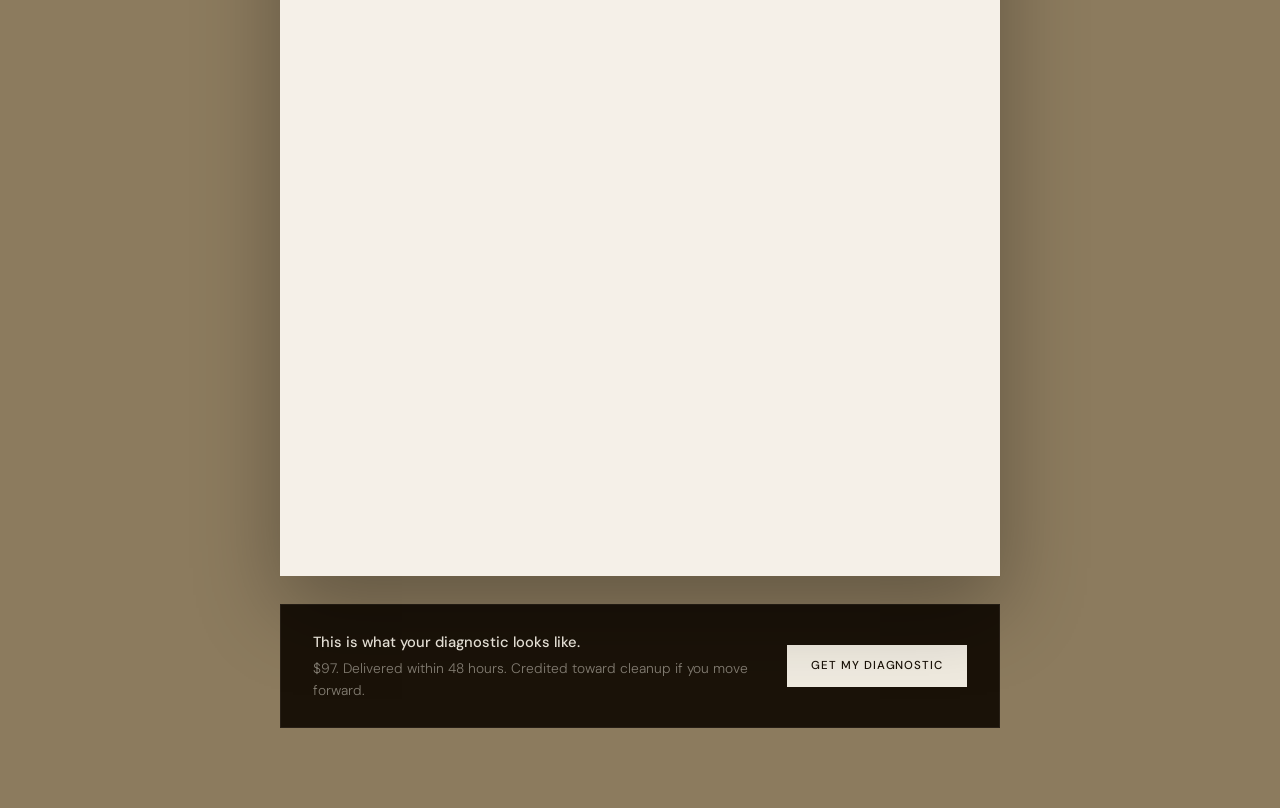
<file: pages/demo.html>
<!DOCTYPE html>
<html lang="en">
<head>
  <meta charset="UTF-8" />
  <meta name="viewport" content="width=device-width, initial-scale=1.0" />
  <title>FixedBooks | Sample Diagnostic Report</title>
  <meta name="description" content="See exactly what a FixedBooks diagnostic report looks like before you buy." />

  <link rel="icon" type="image/svg+xml" href="../assets/icons/favicon.svg">
  <link rel="preconnect" href="https://fonts.googleapis.com">
  <link rel="preconnect" href="https://fonts.gstatic.com" crossorigin>
  <link href="https://fonts.googleapis.com/css2?family=Cormorant+Garamond:ital,wght@0,400;0,600;0,700;1,400;1,600&family=DM+Sans:wght@300;400;500&display=swap" rel="stylesheet">

  <style>

    *, *::before, *::after { box-sizing: border-box; margin: 0; padding: 0; }

    :root {
      --bg:          #8C7B5E;
      --bg-2:        #7D6E53;
      --bg-3:        #6E6049;
      --border:      rgba(0,0,0,0.14);
      --text:        #000000;
      --muted:       #2A2015;
      --muted-2:     rgba(0,0,0,0.45);
      --mark:        #F0EBE0;
      --font-serif:  'Cormorant Garamond', serif;
      --font-sans:   'DM Sans', sans-serif;

      /* Report internal palette — cream paper feel */
      --r-bg:        #F5F0E8;
      --r-dark:      #090909;
      --r-gold:      #8B6914;
      --r-muted:     #666666;
      --r-border:    rgba(0,0,0,0.1);
      --r-red:       #B83232;
      --r-orange:    #C4650A;
    }

    html { scroll-behavior: smooth; }

    body {
      background: var(--bg);
      color: var(--text);
      font-family: var(--font-sans);
      font-weight: 300;
      font-size: 16px;
      line-height: 1.7;
      -webkit-font-smoothing: antialiased;
    }

    a { color: inherit; text-decoration: none; }

    /* ── FIXED HEADER ────────────────────────────────────── */
    #header-stack {
      position: fixed;
      top: 0; left: 0;
      width: 100%;
      z-index: 200;
    }

    #announcementBar {
      width: 100%;
      background: #1A1208;
      padding: 8px 32px;
      display: flex;
      align-items: center;
      justify-content: center;
    }

    .bar__text {
      font-size: 0.72rem;
      font-weight: 400;
      color: rgba(240,235,224,0.55);
      text-align: center;
      letter-spacing: 0.03em;
    }

    .bar__text a {
      color: rgba(240,235,224,0.85);
      text-decoration: underline;
      font-weight: 500;
      text-underline-offset: 2px;
      transition: color 0.15s;
    }

    .bar__text a:hover { color: var(--mark); }

    /* ── NAV ─────────────────────────────────────────────── */
    #nav {
      width: 100%;
      background: rgba(140,123,94,0.97);
      border-bottom: 1px solid var(--border);
      backdrop-filter: blur(16px);
      -webkit-backdrop-filter: blur(16px);
      padding: 0 40px;
      display: flex;
      align-items: center;
      justify-content: space-between;
      height: 56px;
      transition: box-shadow 0.3s ease;
    }

    #nav.scrolled { box-shadow: 0 1px 24px rgba(0,0,0,0.18); }

    .nav__logo {
      display: flex;
      align-items: center;
      gap: 9px;
      text-decoration: none;
      flex-shrink: 0;
    }

    .nav__wordmark {
      font-family: var(--font-serif);
      font-size: 1.3rem;
      font-weight: 700;
      color: var(--mark);
      letter-spacing: 0.02em;
    }

    .nav__links {
      display: flex;
      align-items: center;
      gap: 0;
    }

    .nav__link {
      font-family: var(--font-sans);
      font-size: 0.73rem;
      font-weight: 400;
      letter-spacing: 0.03em;
      color: rgba(240,235,224,0.55);
      text-decoration: none;
      padding: 6px 12px;
      background: none;
      border: none;
      cursor: pointer;
      transition: color 0.15s;
      white-space: nowrap;
    }

    .nav__link:hover { color: var(--mark); }

    /* ── PAGE WRAPPER ────────────────────────────────────── */
    .page-body {
      padding: 48px 24px 80px;
    }

    /* ── INTRO STRIP ─────────────────────────────────────── */
    .intro-strip {
      max-width: 720px;
      margin: 0 auto 32px;
      display: flex;
      align-items: flex-start;
      justify-content: space-between;
      gap: 24px;
    }

    

    .intro-strip__label {
      font-size: 0.62rem;
      font-weight: 500;
      letter-spacing: 0.18em;
      text-transform: uppercase;
      color: var(--muted-2);
      margin-bottom: 8px;
      display: block;
    }

    .intro-strip__title {
      font-family: var(--font-serif);
      font-size: 1.6rem;
      font-weight: 600;
      color: var(--text);
      line-height: 1.2;
      margin-bottom: 6px;
    }

    .intro-strip__sub {
      font-size: 0.82rem;
      color: var(--muted);
      line-height: 1.6;
      max-width: 440px;
    }

    .intro-strip__btn {
      display: inline-block;
      background: var(--text);
      color: var(--bg);
      font-family: var(--font-sans);
      font-weight: 500;
      font-size: 0.72rem;
      letter-spacing: 0.08em;
      text-transform: uppercase;
      padding: 11px 24px;
      white-space: nowrap;
      flex-shrink: 0;
      align-self: center;
      transition: background 0.15s;
    }

    .intro-strip__btn:hover { background: #222; }

    /* ── REPORT WRAPPER ──────────────────────────────────── */
    .report {
      background: var(--r-bg);
      width: 100%;
      max-width: 720px;
      margin: 0 auto;
      padding: 56px 64px;
      position: relative;
      box-shadow: 0 32px 80px rgba(0,0,0,0.3);
    }

    /* ── REPORT HEADER ───────────────────────────────────── */
    .report-header {
      display: flex;
      justify-content: space-between;
      align-items: flex-start;
      margin-bottom: 40px;
      padding-bottom: 24px;
      border-bottom: 2px solid var(--r-dark);
    }

    .r-brand {
      font-family: var(--font-serif);
      font-size: 1.5rem;
      font-weight: 700;
      color: var(--r-dark);
      letter-spacing: 0.02em;
    }

    .r-brand span { color: var(--r-gold); }

    .r-meta {
      text-align: right;
      font-size: 0.7rem;
      color: var(--r-muted);
      line-height: 2;
      letter-spacing: 0.02em;
    }

    /* ── REPORT TITLE ────────────────────────────────────── */
    .r-title {
      font-family: var(--font-serif);
      font-size: 1.8rem;
      font-weight: 600;
      color: var(--r-dark);
      margin-bottom: 6px;
      line-height: 1.2;
    }

    .r-subtitle {
      font-size: 0.78rem;
      color: var(--r-muted);
      margin-bottom: 32px;
      letter-spacing: 0.02em;
    }

    /* ── CLIENT BOX ──────────────────────────────────────── */
    .client-box {
      background: var(--r-dark);
      padding: 20px 26px;
      margin-bottom: 32px;
      display: grid;
      grid-template-columns: 1fr 1fr 1fr;
      gap: 20px;
    }

    .client-field label {
      font-size: 0.6rem;
      font-weight: 500;
      letter-spacing: 0.14em;
      text-transform: uppercase;
      color: var(--r-gold);
      display: block;
      margin-bottom: 4px;
    }

    .client-field value {
      font-size: 0.84rem;
      color: var(--r-bg);
      font-weight: 400;
    }

    /* ── SUMMARY GRID ────────────────────────────────────── */
    .summary-grid {
      display: grid;
      grid-template-columns: repeat(4, 1fr);
      gap: 10px;
      margin-bottom: 32px;
    }

    .summary-box {
      background: var(--r-dark);
      padding: 18px 12px;
      text-align: center;
    }

    .summary-box.accent { background: var(--r-gold); }

    .summary-num {
      font-family: var(--font-serif);
      font-size: 1.7rem;
      font-weight: 700;
      color: var(--r-bg);
      line-height: 1;
      margin-bottom: 4px;
    }

    .summary-box.accent .summary-num { color: var(--r-dark); }

    .summary-label {
      font-size: 0.6rem;
      color: rgba(245,240,232,0.5);
      letter-spacing: 0.06em;
      text-transform: uppercase;
      line-height: 1.4;
    }

    .summary-box.accent .summary-label { color: rgba(9,9,9,0.5); }

    /* ── SECTION HEADER ──────────────────────────────────── */
    .r-section-header {
      font-family: var(--font-serif);
      font-size: 0.88rem;
      font-weight: 700;
      color: var(--r-dark);
      text-transform: uppercase;
      letter-spacing: 0.1em;
      margin-bottom: 14px;
      padding-bottom: 8px;
      border-bottom: 1px solid var(--r-dark);
    }

    /* ── BENCHMARK CALLOUT ───────────────────────────────── */
    .benchmark {
      background: var(--r-dark);
      border-left: 3px solid var(--r-gold);
      padding: 14px 18px;
      margin-bottom: 28px;
    }

    .benchmark p {
      font-size: 0.8rem;
      color: var(--r-bg);
      line-height: 1.7;
    }

    .benchmark strong { color: var(--r-gold); font-weight: 500; }

    /* ── SCORE BARS ──────────────────────────────────────── */
    .score-section { margin-bottom: 32px; }

    .score-row {
      display: flex;
      align-items: center;
      gap: 12px;
      margin-bottom: 10px;
    }

    .score-label {
      font-size: 0.76rem;
      color: #444;
      width: 155px;
      flex-shrink: 0;
    }

    .score-bar-wrap {
      flex: 1;
      background: #DDD8CF;
      height: 5px;
      border-radius: 3px;
      overflow: hidden;
    }

    .score-bar-fill { height: 100%; border-radius: 3px; }
    .score-bar-fill.low  { background: var(--r-red); }
    .score-bar-fill.mid  { background: var(--r-orange); }
    .score-bar-fill.high { background: #2E7D32; }

    .score-val {
      font-size: 0.74rem;
      font-weight: 500;
      color: #333;
      width: 32px;
      text-align: right;
      flex-shrink: 0;
    }

    /* ── FINDINGS ────────────────────────────────────────── */
    .findings { margin-bottom: 32px; }

    .finding-item {
      display: grid;
      grid-template-columns: 10px 1fr auto;
      gap: 12px;
      padding: 14px 0;
      border-bottom: 1px solid var(--r-border);
      align-items: start;
    }

    .finding-item:first-child { border-top: 1px solid var(--r-border); }

    .dot {
      width: 9px; height: 9px;
      border-radius: 50%;
      margin-top: 4px;
      flex-shrink: 0;
    }

    .dot.high   { background: var(--r-red); }
    .dot.medium { background: var(--r-orange); }
    .dot.low    { background: var(--r-gold); }

    .finding-title {
      font-size: 0.84rem;
      font-weight: 500;
      color: var(--r-dark);
      margin-bottom: 3px;
      display: flex;
      align-items: center;
      gap: 7px;
      flex-wrap: wrap;
    }

    .finding-desc {
      font-size: 0.74rem;
      color: #555;
      line-height: 1.6;
    }

    .finding-data {
      font-size: 0.68rem;
      color: #aaa;
      font-style: italic;
      margin-top: 3px;
    }

    .finding-impact {
      font-size: 0.7rem;
      font-weight: 500;
      color: var(--r-red);
      white-space: nowrap;
      padding-top: 3px;
    }

    .r-badge {
      display: inline-block;
      padding: 2px 7px;
      font-size: 0.58rem;
      font-weight: 500;
      letter-spacing: 0.06em;
      text-transform: uppercase;
      border-radius: 2px;
    }

    .r-badge.high   { background: rgba(184,50,50,0.1);  color: var(--r-red); }
    .r-badge.medium { background: rgba(196,101,10,0.1); color: var(--r-orange); }
    .r-badge.low    { background: rgba(139,105,20,0.1); color: var(--r-gold); }

    /* ── OPP TABLE ───────────────────────────────────────── */
    .opp-table {
      width: 100%;
      border-collapse: collapse;
      margin-bottom: 32px;
      font-size: 0.76rem;
    }

    .opp-table th {
      background: var(--r-dark);
      color: var(--r-gold);
      font-size: 0.6rem;
      font-weight: 500;
      letter-spacing: 0.1em;
      text-transform: uppercase;
      padding: 9px 13px;
      text-align: left;
    }

    .opp-table td {
      padding: 10px 13px;
      border-bottom: 1px solid var(--r-border);
      color: #444;
      vertical-align: top;
      line-height: 1.5;
    }

    .opp-table tr:last-child td { border-bottom: none; }
    .opp-table td:first-child { color: var(--r-dark); font-weight: 500; }
    .opp-table td.lift { color: #2E7D32; font-weight: 500; }

    /* ── RECOMMENDATIONS ─────────────────────────────────── */
    .recommendations { margin-bottom: 32px; }

    .rec-item {
      display: flex;
      gap: 14px;
      padding: 12px 0;
      border-bottom: 1px solid var(--r-border);
      align-items: flex-start;
    }

    .rec-num {
      font-family: var(--font-serif);
      font-size: 1.2rem;
      font-weight: 700;
      color: var(--r-gold);
      flex-shrink: 0;
      line-height: 1.2;
      min-width: 22px;
    }

    .rec-title {
      font-size: 0.82rem;
      font-weight: 500;
      color: var(--r-dark);
      margin-bottom: 3px;
    }

    .rec-text {
      font-size: 0.74rem;
      color: #555;
      line-height: 1.6;
    }

    /* ── NEXT STEPS ──────────────────────────────────────── */
    .next-steps {
      background: var(--r-dark);
      padding: 28px 32px;
      margin-bottom: 32px;
      position: relative;
      overflow: hidden;
    }

    .next-steps::before {
      content: '';
      position: absolute;
      top: 0; left: 0; right: 0;
      height: 2px;
      background: linear-gradient(90deg, transparent, var(--r-gold), transparent);
    }

    .next-steps .r-section-header {
      color: var(--r-gold);
      border-bottom-color: rgba(139,105,20,0.25);
    }

    .next-steps p {
      font-size: 0.82rem;
      color: var(--r-bg);
      line-height: 1.8;
      margin-bottom: 16px;
    }

    .next-steps-price {
      font-family: var(--font-serif);
      font-size: 1.7rem;
      font-weight: 700;
      color: var(--r-gold);
      line-height: 1;
      margin-bottom: 4px;
    }

    .next-steps-note {
      font-size: 0.7rem;
      color: rgba(245,240,232,0.4);
    }

    /* ── REPORT FOOTER ───────────────────────────────────── */
    .report-footer {
      display: flex;
      justify-content: space-between;
      align-items: center;
      padding-top: 18px;
      border-top: 1px solid var(--r-border);
    }

    .footer-brand {
      font-family: var(--font-serif);
      font-size: 0.88rem;
      font-weight: 600;
      color: var(--r-dark);
    }

    .footer-brand span { color: var(--r-gold); }
    .footer-note { font-size: 0.66rem; color: #aaa; }

    .redacted {
      background: var(--r-dark);
      color: transparent;
      border-radius: 2px;
      user-select: none;
    }

    /* ── CTA STRIP ───────────────────────────────────────── */
    .demo-cta {
      max-width: 720px;
      margin: 28px auto 0;
      display: flex;
      align-items: center;
      justify-content: space-between;
      gap: 24px;
      padding: 26px 32px;
      background: #1A1208;
      border: 1px solid rgba(240,235,224,0.06);
    }

    .demo-cta__text {
      font-size: 0.86rem;
      color: rgba(240,235,224,0.5);
      line-height: 1.6;
    }

    .demo-cta__text strong {
      color: var(--mark);
      font-weight: 500;
      display: block;
      margin-bottom: 3px;
      font-size: 0.92rem;
    }

    .demo-cta__btn {
      display: inline-block;
      background: var(--mark);
      color: #1A1208;
      font-family: var(--font-sans);
      font-weight: 500;
      font-size: 0.72rem;
      letter-spacing: 0.08em;
      text-transform: uppercase;
      padding: 11px 24px;
      white-space: nowrap;
      flex-shrink: 0;
      transition: background 0.15s;
    }

    .demo-cta__btn:hover { background: #ddd8cc; }

    /* ── MOBILE ──────────────────────────────────────────── */
    @media (max-width: 900px) {
      #nav { padding: 0 24px; }
    }

    @media (max-width: 760px) {
      .page-body { padding: 36px 0 60px; }
      .intro-strip { padding: 0 20px; flex-direction: column; gap: 16px; }
      .intro-strip__btn { align-self: flex-start; }
      .report { padding: 32px 20px; box-shadow: none; }
      .report-header { flex-direction: column; gap: 12px; }
      .r-meta { text-align: left; }
      .client-box { grid-template-columns: 1fr 1fr; gap: 14px; padding: 16px; }
      .summary-grid { grid-template-columns: 1fr 1fr; gap: 8px; }
      .score-label { width: 110px; }
      .next-steps { padding: 22px 18px; }
      .demo-cta { flex-direction: column; align-items: flex-start; padding: 22px 20px; margin: 20px 0 0; }
    }

    @media (max-width: 660px) {
      #nav { padding: 0 16px; height: 50px; }
      .nav__link:nth-child(1),
      .nav__link:nth-child(2) { display: none; }
      .nav__wordmark { font-size: 1.1rem; }
      #announcementBar { padding: 7px 20px; }
      .bar__text { font-size: 0.68rem; }
    }

    @media (max-width: 480px) {
      .client-box { grid-template-columns: 1fr; }
      .finding-item { grid-template-columns: 10px 1fr; }
      .finding-impact { display: none; }
    }

  </style>
</head>
<body>

  <!-- ─── HEADER STACK ──────────────────────────────────────── -->
  <div id="header-stack">

    <div id="announcementBar">
      <span class="bar__text">
        The average practice overpays $11,000+ in taxes every year due to messy books.
        &nbsp;
        <a href="../index.html#offer">Find out what yours is hiding →</a>
      </span>
    </div>

    <nav id="nav">
      <a href="../index.html" class="nav__logo">
        <svg width="20" height="26" viewBox="0 0 28 34" fill="none" xmlns="http://www.w3.org/2000/svg">
  <path d="M14 2 L2 7 L5 32 L14 27 Z" fill="#1B3A7A" opacity="0.75"/>
  <path d="M14 2 L26 7 L23 32 L14 27 Z" fill="#1B3A7A"/>
  <line x1="14" y1="2" x2="14" y2="27" stroke="#F0EBE0" stroke-width="1.4" stroke-linecap="round"/>
  <line x1="2" y1="7" x2="26" y2="7" stroke="#1B3A7A" stroke-width="0.8" stroke-linecap="round" opacity="0.4"/>
</svg>
        <span class="nav__wordmark">FixedBooks</span>
      </a>

      <div class="nav__links">
        <a href="../index.html" class="nav__link">Home</a>
        <a href="research.html" class="nav__link">Research</a>
        <a href="../index.html#offer" class="nav__link">Get Diagnostic</a>
      </div>
    </nav>

  </div>


  <!-- ─── PAGE BODY ─────────────────────────────────────────── -->
  <div class="page-body">

    <!-- INTRO STRIP -->
    <div class="intro-strip">
      <div class="intro-strip__left">
        <span class="intro-strip__label">Sample Deliverable</span>
        <h1 class="intro-strip__title reveal">This is what your diagnostic looks like.</h1>
        <p class="intro-strip__sub reveal">
          Every client receives a report like this within 48 hours.
          Findings are specific, sourced, and plain-English.
          No vague suggestions. No upsell pressure.
        </p>
      </div>
      <a href="../index.html#offer" class="intro-strip__btn">Get My Diagnostic — $97</a>
    </div>


    <!-- REPORT -->
    <div class="report">

      <div class="report-header">
        <div>
          <div class="r-brand">Fixed<span>Books</span></div>
          <div style="font-size:0.66rem; color:#999; margin-top:4px; letter-spacing:0.08em; text-transform:uppercase;">
            Books Diagnostic Report
          </div>
        </div>
        <div class="r-meta">
          <div>Report Date: March 14, 2026</div>
          <div>Diagnostic ID: FBD-0091</div>
          <div>Delivered within 48 hours</div>
        </div>
      </div>

      <div class="r-title">Books Diagnostic: Lumina Aesthetics &amp; Wellness</div>
      <div class="r-subtitle">
        Review period: January 2024 to March 2026 &nbsp;·&nbsp; QuickBooks Online Plus &nbsp;·&nbsp; Med Spa
      </div>

      <div class="client-box">
        <div class="client-field">
          <label>Business</label>
          <value>Lumina Aesthetics &amp; Wellness LLC</value>
        </div>
        <div class="client-field">
          <label>Owner</label>
          <value><span class="redacted">Dr. Sarah ████████</span></value>
        </div>
        <div class="client-field">
          <label>Review Period</label>
          <value>Jan 2024 to Mar 2026</value>
        </div>
      </div>

      <div class="summary-grid">
        <div class="summary-box">
          <div class="summary-num">9</div>
          <div class="summary-label">Total Findings</div>
        </div>
        <div class="summary-box">
          <div class="summary-num">4</div>
          <div class="summary-label">High Priority</div>
        </div>
        <div class="summary-box">
          <div class="summary-num">$6,240</div>
          <div class="summary-label">Unreconciled Gap</div>
        </div>
        <div class="summary-box accent">
          <div class="summary-num">$4,800+</div>
          <div class="summary-label">Est. Recoverable</div>
        </div>
      </div>

      <div class="benchmark">
        <p>
          At Lumina's current revenue volume, a <strong>1% improvement in bookkeeping accuracy</strong>
          translates directly to cleaner tax exposure, better cash flow visibility, and confident
          decisions on staff, equipment, and expansion. The issues below are costing you more
          than this diagnostic.
        </p>
      </div>

      <div class="score-section">
        <div class="r-section-header">Books Health Score</div>
        <div class="score-row">
          <span class="score-label">Reconciliation</span>
          <div class="score-bar-wrap"><div class="score-bar-fill low" data-width="<div class="score-bar-fill low" data-width="18%""></div></div>
          <span class="score-val">18%</span>
        </div>
        <div class="score-row">
          <span class="score-label">Transaction Categorization</span>
          <div class="score-bar-wrap"><div class="score-bar-fill low" data-width="<div class="score-bar-fill low" data-width="34%""></div></div>
          <span class="score-val">34%</span>
        </div>
        <div class="score-row">
          <span class="score-label">Accounts Receivable</span>
          <div class="score-bar-wrap"><div class="score-bar-fill mid" data-width="<div class="score-bar-fill mid" data-width="52%""></div></div>
          <span class="score-val">52%</span>
        </div>
        <div class="score-row">
          <span class="score-label">Expense Separation</span>
          <div class="score-bar-wrap"><div class="score-bar-fill low" data-width="<div class="score-bar-fill low" data-width="28%""></div></div>
          <span class="score-val">28%</span>
        </div>
        <div class="score-row">
          <span class="score-label">Chart of Accounts Setup</span>
          <div class="score-bar-wrap"><div class="score-bar-fill mid" data-width="<div class="score-bar-fill mid" data-width="45%""></div></div>
          <span class="score-val">45%</span>
        </div>
        <div class="score-row">
          <span class="score-label">Vendor Payment Accuracy</span>
          <div class="score-bar-wrap"><div class="score-bar-fill high" data-width="<div class="score-bar-fill high" data-width="78%""></div></div>
          <span class="score-val">78%</span>
        </div>
      </div>

      <div class="findings stagger-children">
        <div class="r-section-header">Findings</div>

        <div class="finding-item">
          <div class="dot high"></div>
          <div>
            <div class="finding-title">
              Bank reconciliation not completed since September 2024
              <span class="r-badge high">High</span>
            </div>
            <div class="finding-desc">
              Checking and merchant accounts show a combined $6,240 discrepancy between
              bank statements and QuickBooks balances. Your P and L is unreliable until
              this is resolved. Tax prep on unreconciled books carries audit exposure.
            </div>
            <div class="finding-data">Source: QuickBooks reconciliation log, accessed March 2026</div>
          </div>
          <div class="finding-impact">$6,240 gap</div>
        </div>

        <div class="finding-item">
          <div class="dot high"></div>
          <div>
            <div class="finding-title">
              63 uncategorized transactions across 26 months
              <span class="r-badge high">High</span>
            </div>
            <div class="finding-desc">
              63 expenses sitting in Uncategorized Expense with no category assigned —
              supply purchases, equipment deposits, continuing education. None of these
              can be used for deductions in their current state.
            </div>
            <div class="finding-data">Estimated deductible value: $3,100 to $4,200 based on visible descriptions</div>
          </div>
          <div class="finding-impact">Est. $3,800</div>
        </div>

        <div class="finding-item">
          <div class="dot high"></div>
          <div>
            <div class="finding-title">
              Personal and business expenses mixed across accounts
              <span class="r-badge high">High</span>
            </div>
            <div class="finding-desc">
              19 transactions identified as likely personal recorded as business expenses.
              This inflates your expense total and is a direct audit liability.
              Each needs to be reviewed and either reclassified or removed.
            </div>
            <div class="finding-data">Combined value of flagged transactions: $1,340</div>
          </div>
          <div class="finding-impact">$1,340 exposure</div>
        </div>

        <div class="finding-item">
          <div class="dot high"></div>
          <div>
            <div class="finding-title">
              Treatment revenue not tracked by service line
              <span class="r-badge high">High</span>
            </div>
            <div class="finding-desc">
              All revenue recorded under a single income account. You cannot see which
              treatments generate the most profit. Pricing decisions and staff allocation
              are operating on guesswork.
            </div>
            <div class="finding-data">Operational impact: prevents margin analysis by service type</div>
          </div>
          <div class="finding-impact">Operational</div>
        </div>

        <div class="finding-item">
          <div class="dot medium"></div>
          <div>
            <div class="finding-title">
              Duplicate vendor payments detected
              <span class="r-badge medium">Medium</span>
            </div>
            <div class="finding-desc">
              4 vendors show duplicate entries on the same date for identical amounts.
              Two vendors have not been contacted about potential refunds.
            </div>
            <div class="finding-data">At-risk total: $780 across 4 vendors</div>
          </div>
          <div class="finding-impact">$780 at risk</div>
        </div>

        <div class="finding-item">
          <div class="dot medium"></div>
          <div>
            <div class="finding-title">
              Accounts receivable aged over 90 days
              <span class="r-badge medium">Medium</span>
            </div>
            <div class="finding-desc">
              $1,620 in outstanding balances not followed up in over 90 days.
              Three invoices from Q2 2024 appear to have been abandoned entirely.
            </div>
            <div class="finding-data">$1,620 outstanding across 3 clients</div>
          </div>
          <div class="finding-impact">$1,620 outstanding</div>
        </div>

        <div class="finding-item">
          <div class="dot medium"></div>
          <div>
            <div class="finding-title">
              Medical supply costs not separated from general operating expenses
              <span class="r-badge medium">Medium</span>
            </div>
            <div class="finding-desc">
              Injectable and consumable supply costs categorized under general supplies.
              Your accountant cannot build a proper P and L without this separation.
            </div>
          </div>
          <div class="finding-impact">Tax exposure</div>
        </div>

        <div class="finding-item">
          <div class="dot low"></div>
          <div>
            <div class="finding-title">
              Equipment depreciation not recorded
              <span class="r-badge low">Low</span>
            </div>
            <div class="finding-desc">
              Laser and aesthetic equipment purchases appear to have been expensed in full
              rather than depreciated. May need correction and could affect prior year filings.
            </div>
          </div>
          <div class="finding-impact">Review needed</div>
        </div>

        <div class="finding-item">
          <div class="dot low"></div>
          <div>
            <div class="finding-title">
              Membership revenue not deferred correctly
              <span class="r-badge low">Low</span>
            </div>
            <div class="finding-desc">
              Monthly membership payments recorded as income in full at time of charge
              rather than deferred across the service period. May overstate revenue
              in some months and understate it in others.
            </div>
          </div>
          <div class="finding-impact">Reporting risk</div>
        </div>

      </div>

      <div style="margin-bottom:32px;">
        <div class="r-section-header">Recovery Opportunity Summary</div>
        <table class="opp-table">
          <thead>
            <tr>
              <th>Issue</th>
              <th>Estimated Value</th>
              <th>Priority</th>
              <th>Recoverable</th>
            </tr>
          </thead>
          <tbody>
            <tr>
              <td>Uncategorized deductible expenses</td>
              <td>$3,100 to $4,200</td>
              <td>High</td>
              <td class="lift">Yes, with cleanup</td>
            </tr>
            <tr>
              <td>Duplicate vendor payments</td>
              <td>$780</td>
              <td>Medium</td>
              <td class="lift">Likely, pending verification</td>
            </tr>
            <tr>
              <td>Aged accounts receivable</td>
              <td>$1,620</td>
              <td>Medium</td>
              <td class="lift">Partial, time sensitive</td>
            </tr>
            <tr>
              <td>Personal expenses in business accounts</td>
              <td>$1,340</td>
              <td>High</td>
              <td>Audit risk reduction</td>
            </tr>
            <tr>
              <td>Bank reconciliation gap</td>
              <td>$6,240</td>
              <td>High</td>
              <td>Requires full reconciliation</td>
            </tr>
          </tbody>
        </table>
      </div>

      <div class="recommendations stagger-children">
        <div class="r-section-header">Recommendations</div>

        <div class="rec-item">
          <div class="rec-num">1</div>
          <div>
            <div class="rec-title">Reconcile all accounts back to September 2024.</div>
            <div class="rec-text">
              Start with the primary checking account, then the merchant processing account.
              Nothing else is reliable until reconciliation is complete.
            </div>
          </div>
        </div>

        <div class="rec-item">
          <div class="rec-num">2</div>
          <div>
            <div class="rec-title">Categorize all 63 uncategorized transactions.</div>
            <div class="rec-text">
              Many of these are deductible. Sitting in uncategorized they are invisible
              to your accountant. You are overpaying taxes because of this.
            </div>
          </div>
        </div>

        <div class="rec-item">
          <div class="rec-num">3</div>
          <div>
            <div class="rec-title">Remove and reclassify personal expenses.</div>
            <div class="rec-text">
              Each of the 19 flagged transactions needs a clear business purpose note
              if legitimate, or full removal if personal. Mixed expenses are the most
              common audit trigger for small medical practices.
            </div>
          </div>
        </div>

        <div class="rec-item">
          <div class="rec-num">4</div>
          <div>
            <div class="rec-title">Rebuild the chart of accounts for a med spa.</div>
            <div class="rec-text">
              Separate income accounts by treatment line. Separate COGS by consumable
              category. This unlocks margin visibility you currently do not have.
            </div>
          </div>
        </div>

        <div class="rec-item">
          <div class="rec-num">5</div>
          <div>
            <div class="rec-title">Contact vendors regarding potential duplicate payments.</div>
            <div class="rec-text">
              Verify whether the 4 flagged entries represent actual double payments.
              If confirmed, pursue refunds immediately.
            </div>
          </div>
        </div>

      </div>

      <div class="next-steps">
        <div class="r-section-header">Next Steps</div>
        <p>
          This diagnostic identified 9 issues including a $6,240 bank discrepancy, an estimated
          $4,800 in recoverable deductions and overpayments, and structural gaps in how Lumina
          tracks revenue and costs. Your current books cannot be used reliably for tax prep,
          margin analysis, or growth decisions.
        </p>
        <p>
          A full cleanup will reconcile all accounts, categorize all transactions, remove
          personal expenses, rebuild the chart of accounts for a med spa, and hand back a
          clean P and L ready for your accountant and your own decisions.
        </p>
        <div class="next-steps-price">Cleanup Quote: $[X]</div>
        <div class="next-steps-note">
          The $97 diagnostic fee is credited toward this total. Financing available via Affirm.
        </div>
      </div>

      <div class="report-footer">
        <div class="footer-brand">Fixed<span>Books</span> &nbsp;·&nbsp; fixedbooks.co</div>
        <div class="footer-note">Confidential &nbsp;·&nbsp; Prepared for Lumina Aesthetics &amp; Wellness LLC</div>
      </div>

    </div>


    <!-- CTA STRIP -->
    <div class="demo-cta reveal">
      <div class="demo-cta__text">
        <strong>This is what your diagnostic looks like.</strong>
        $97. Delivered within 48 hours. Credited toward cleanup if you move forward.
      </div>
      <a href="../index.html#offer" class="demo-cta__btn">Get My Diagnostic</a>
    </div>

  </div>


  <script src="../js/animations.js" defer></script>

</body>
</html>
</file>
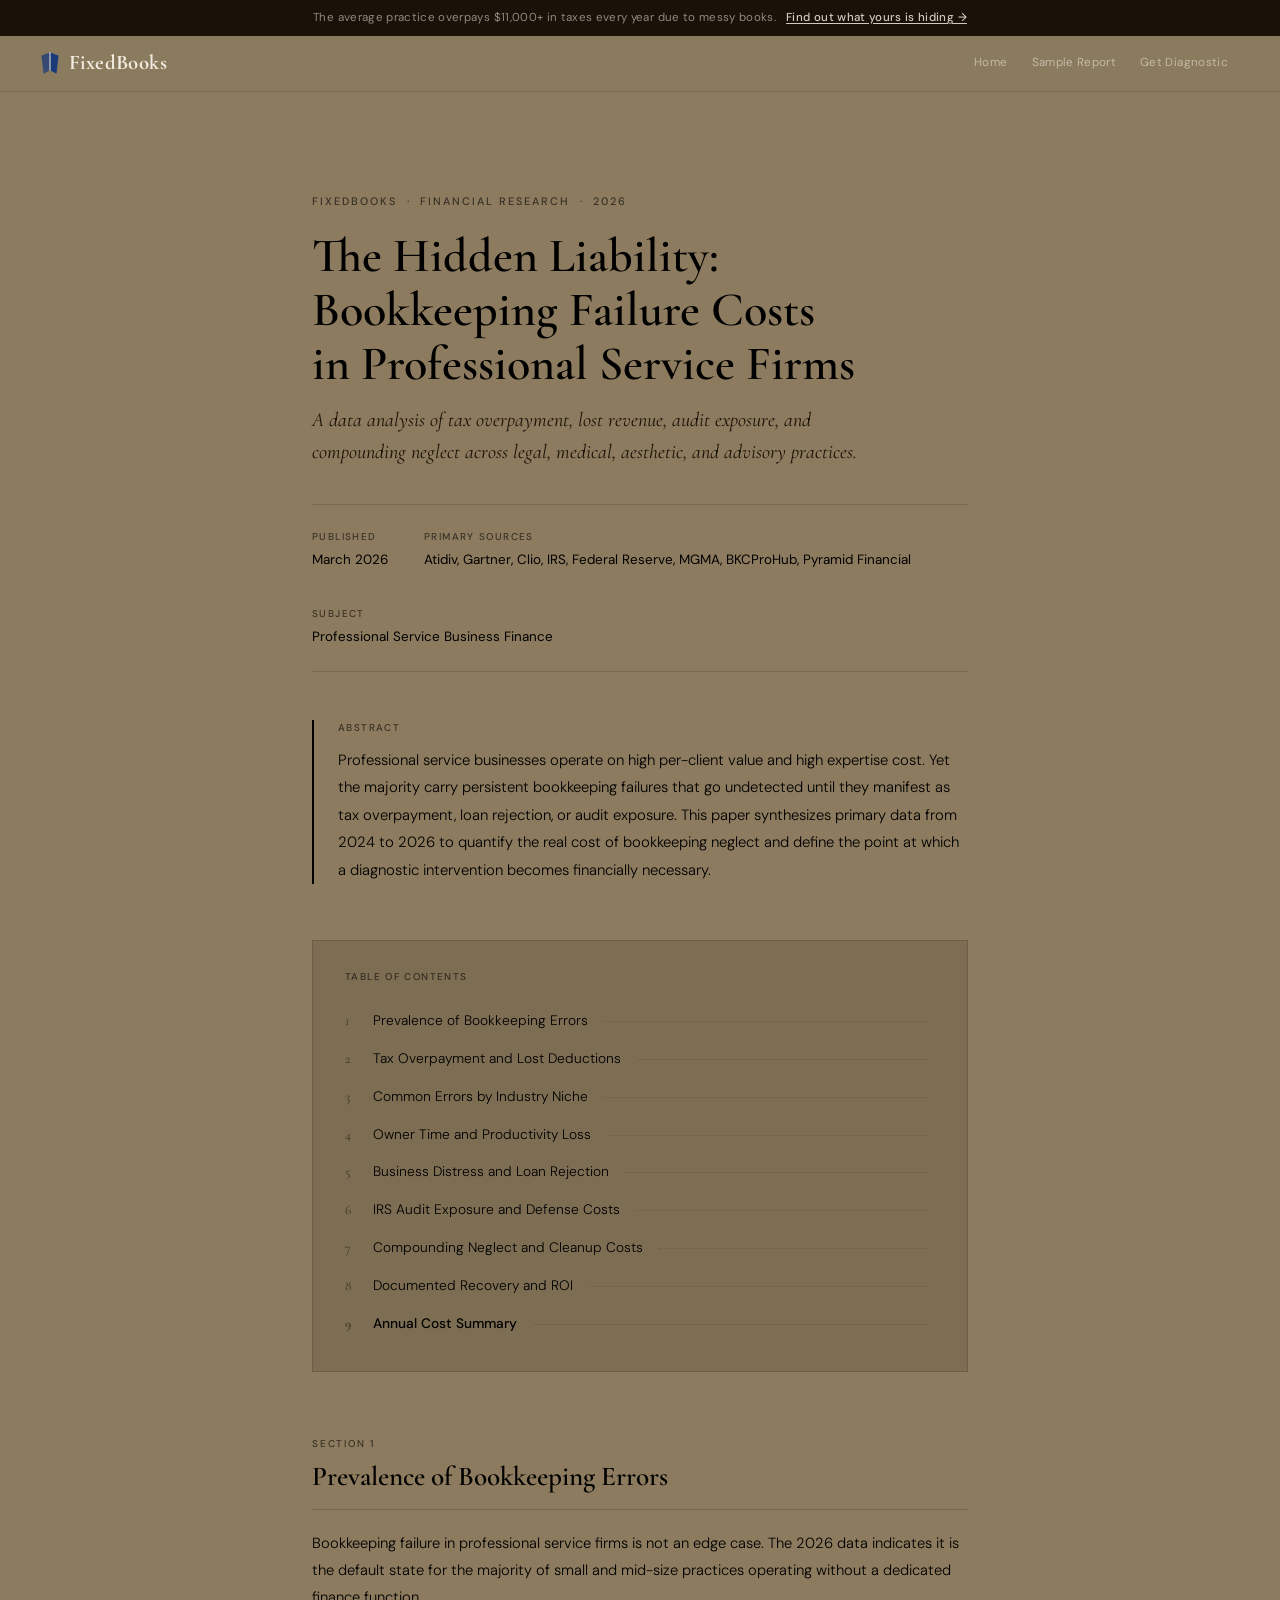
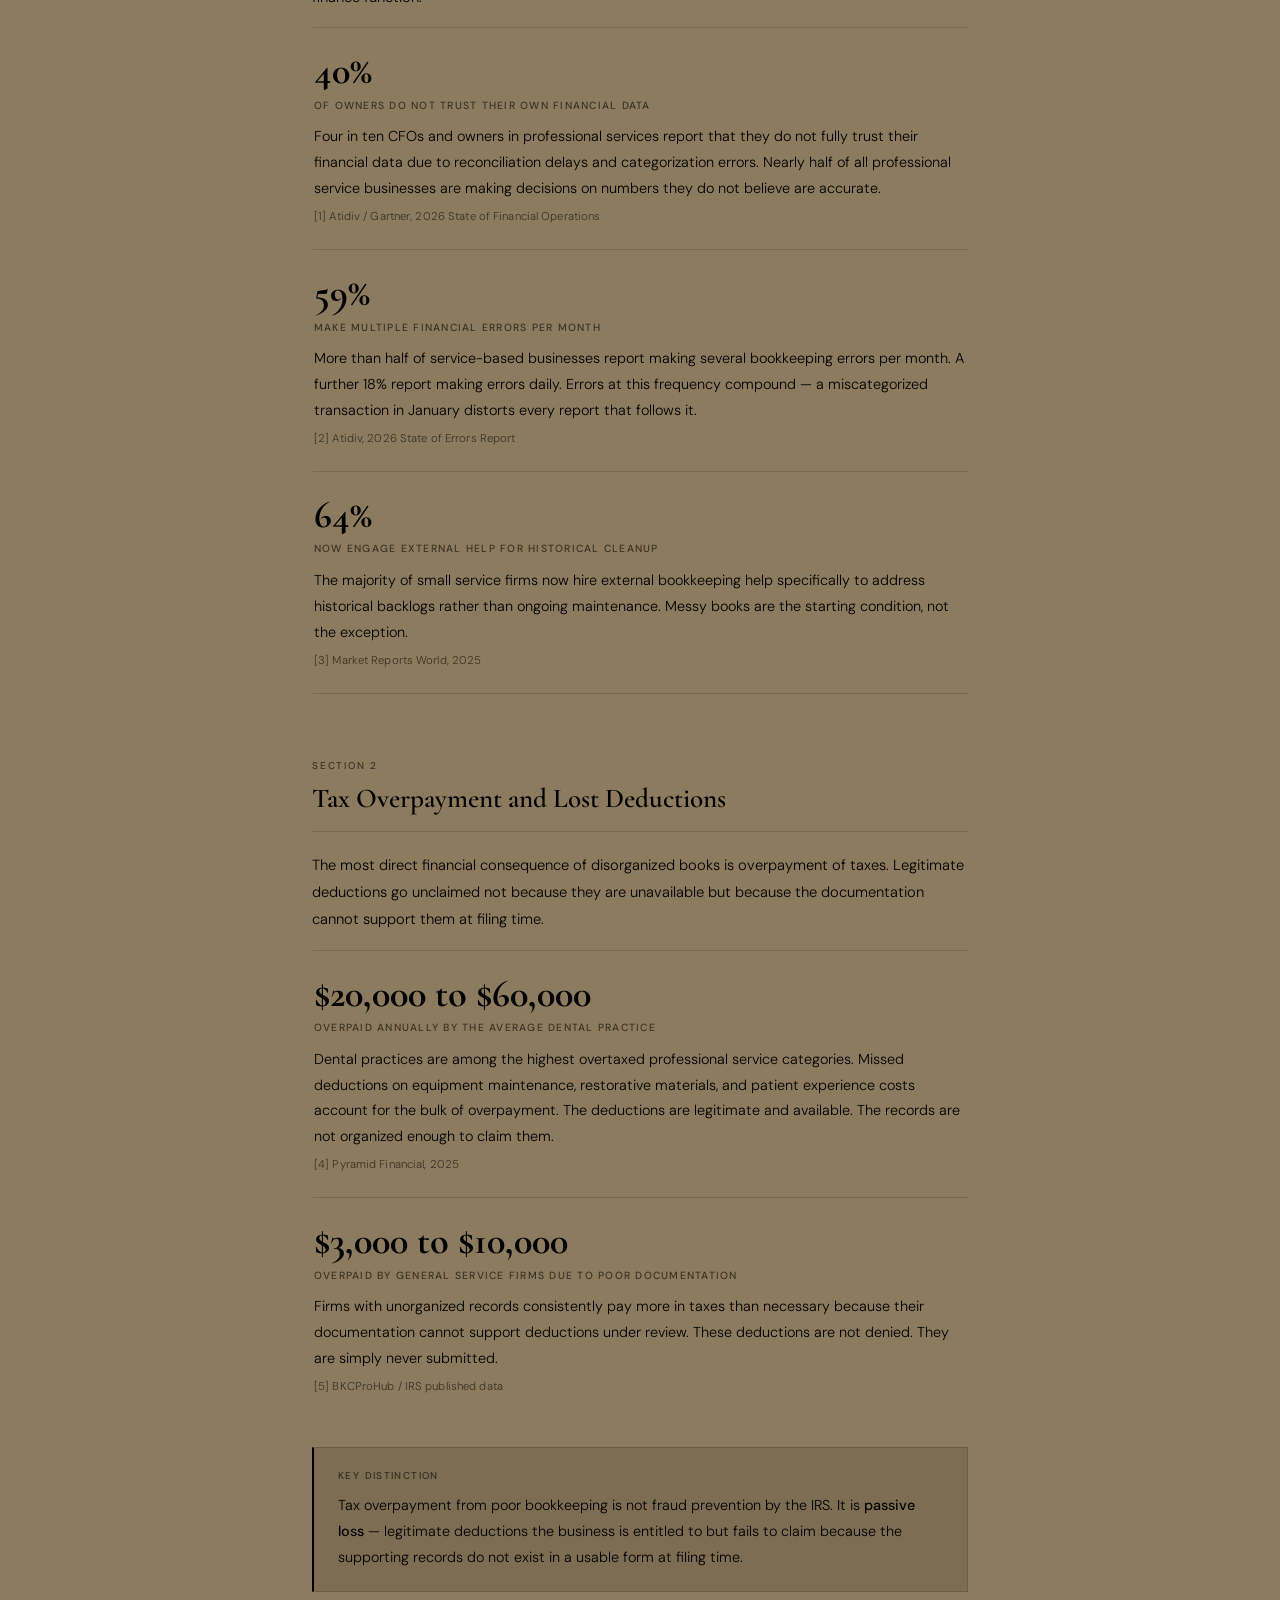
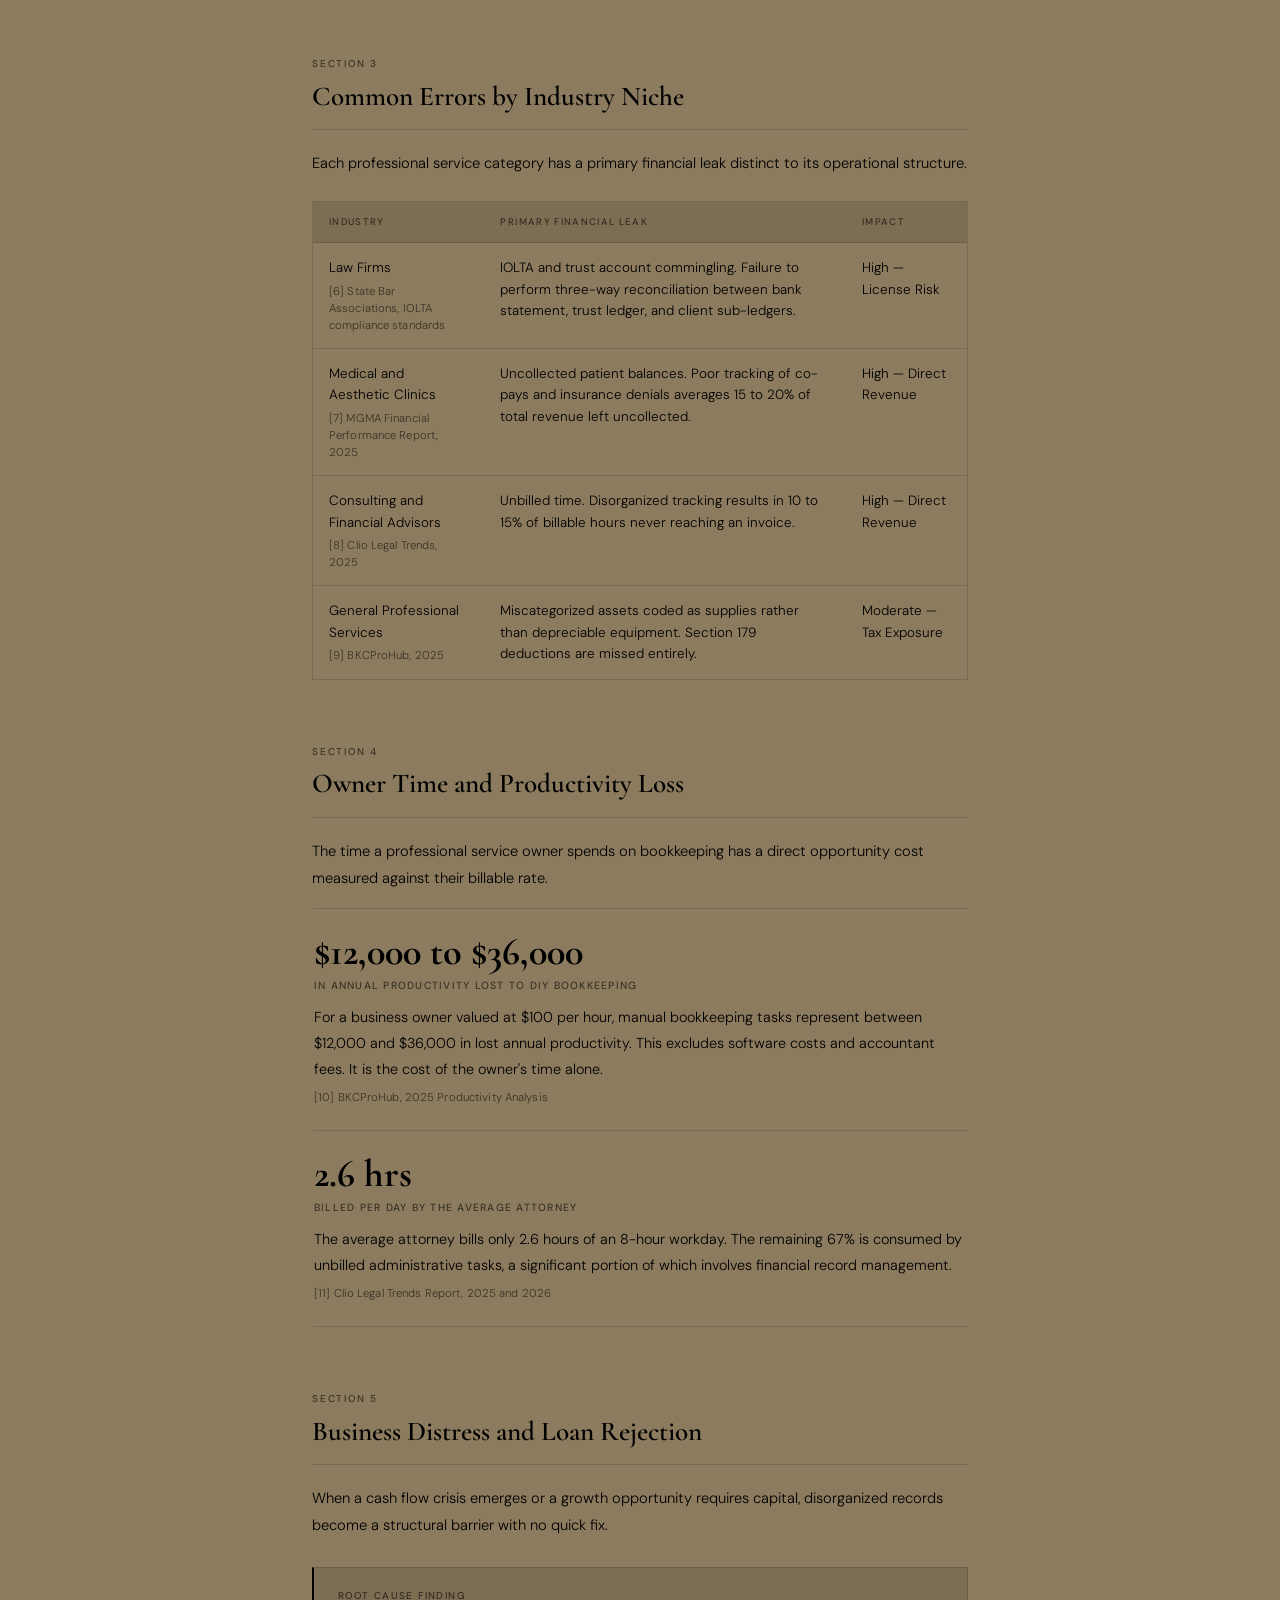
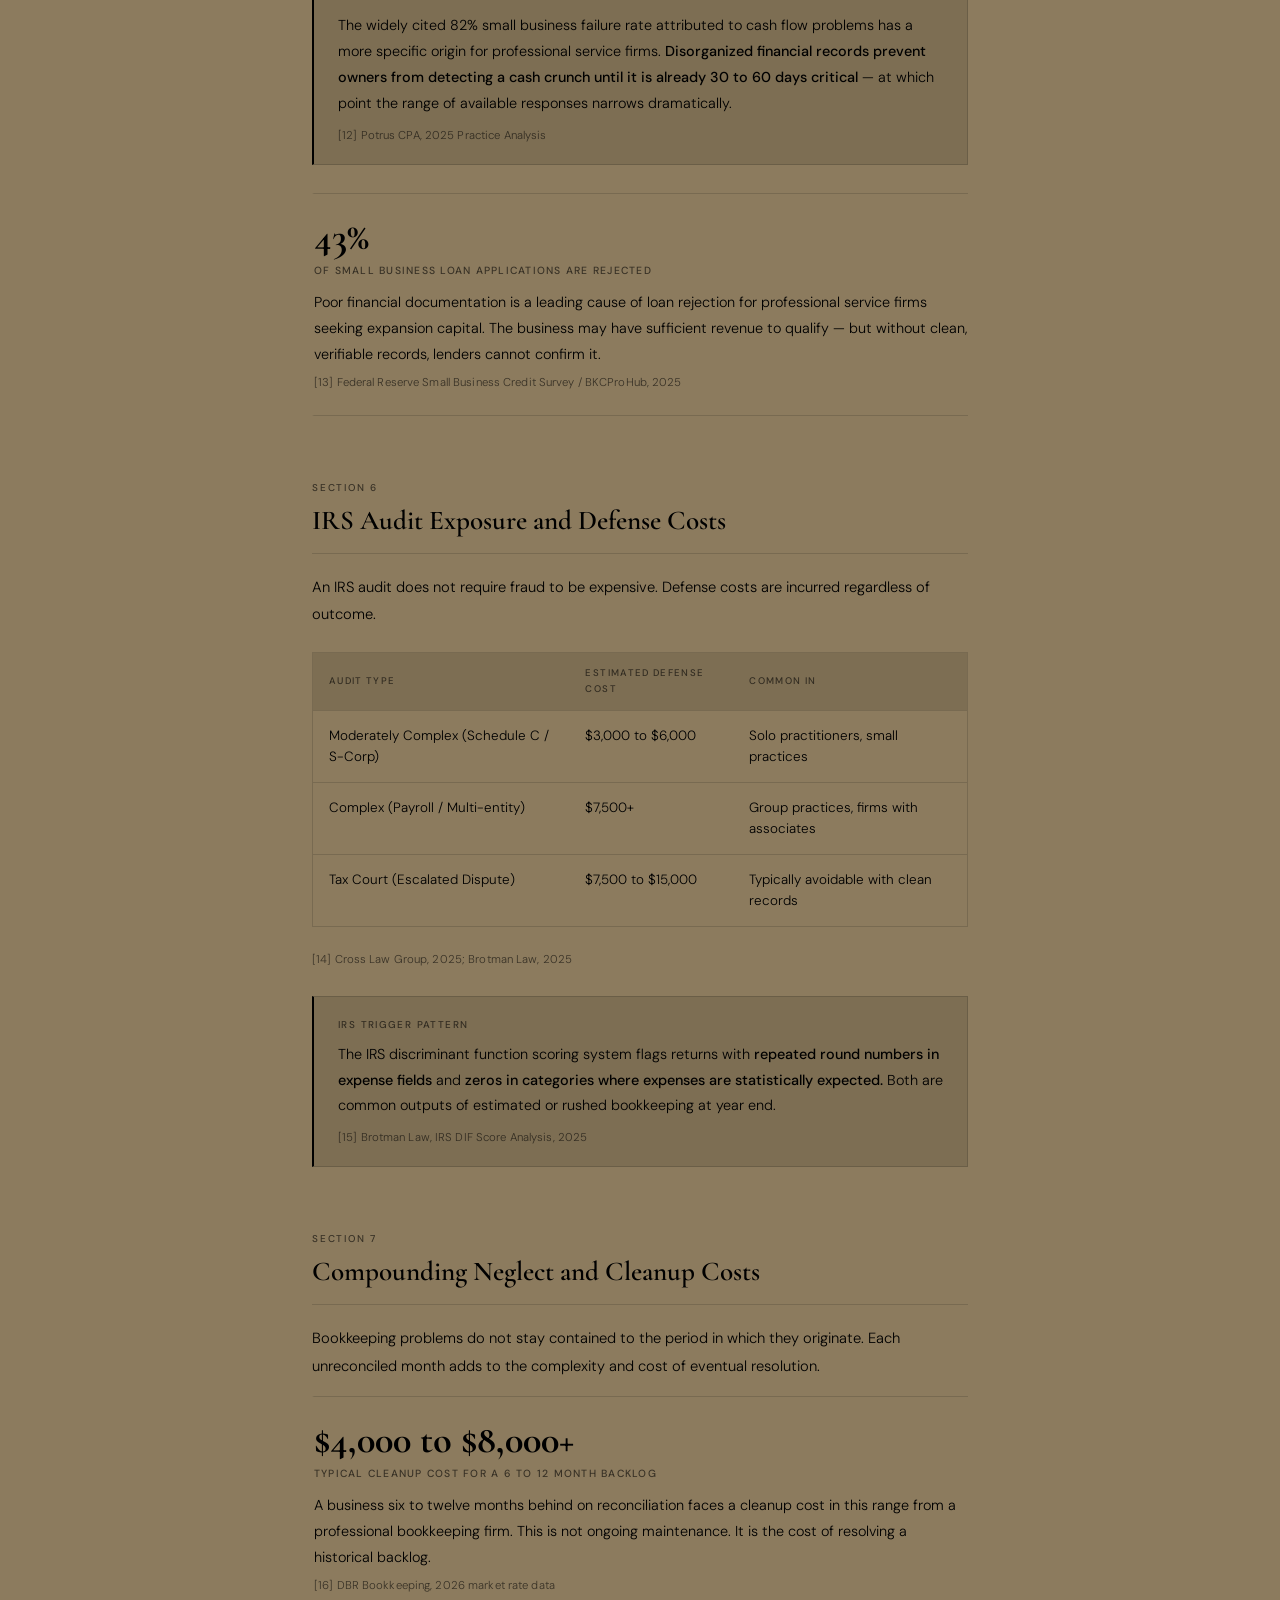
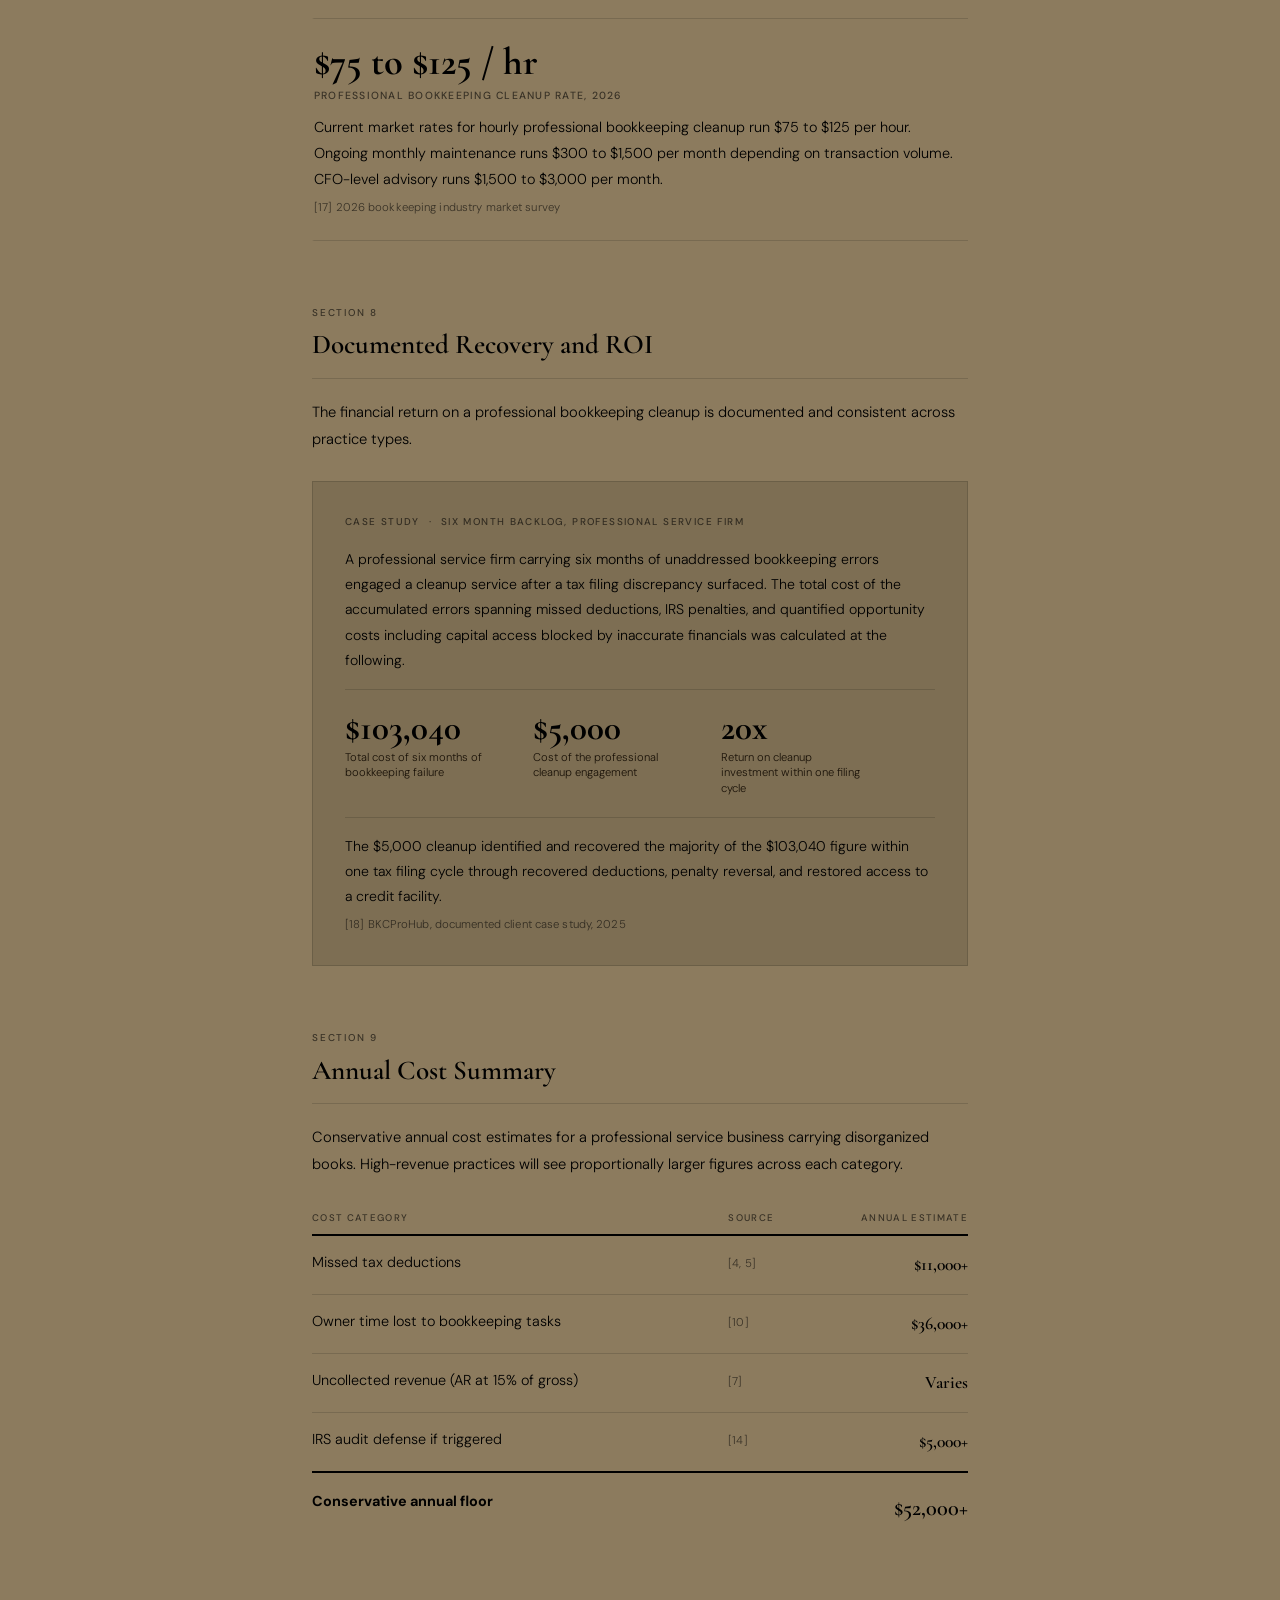
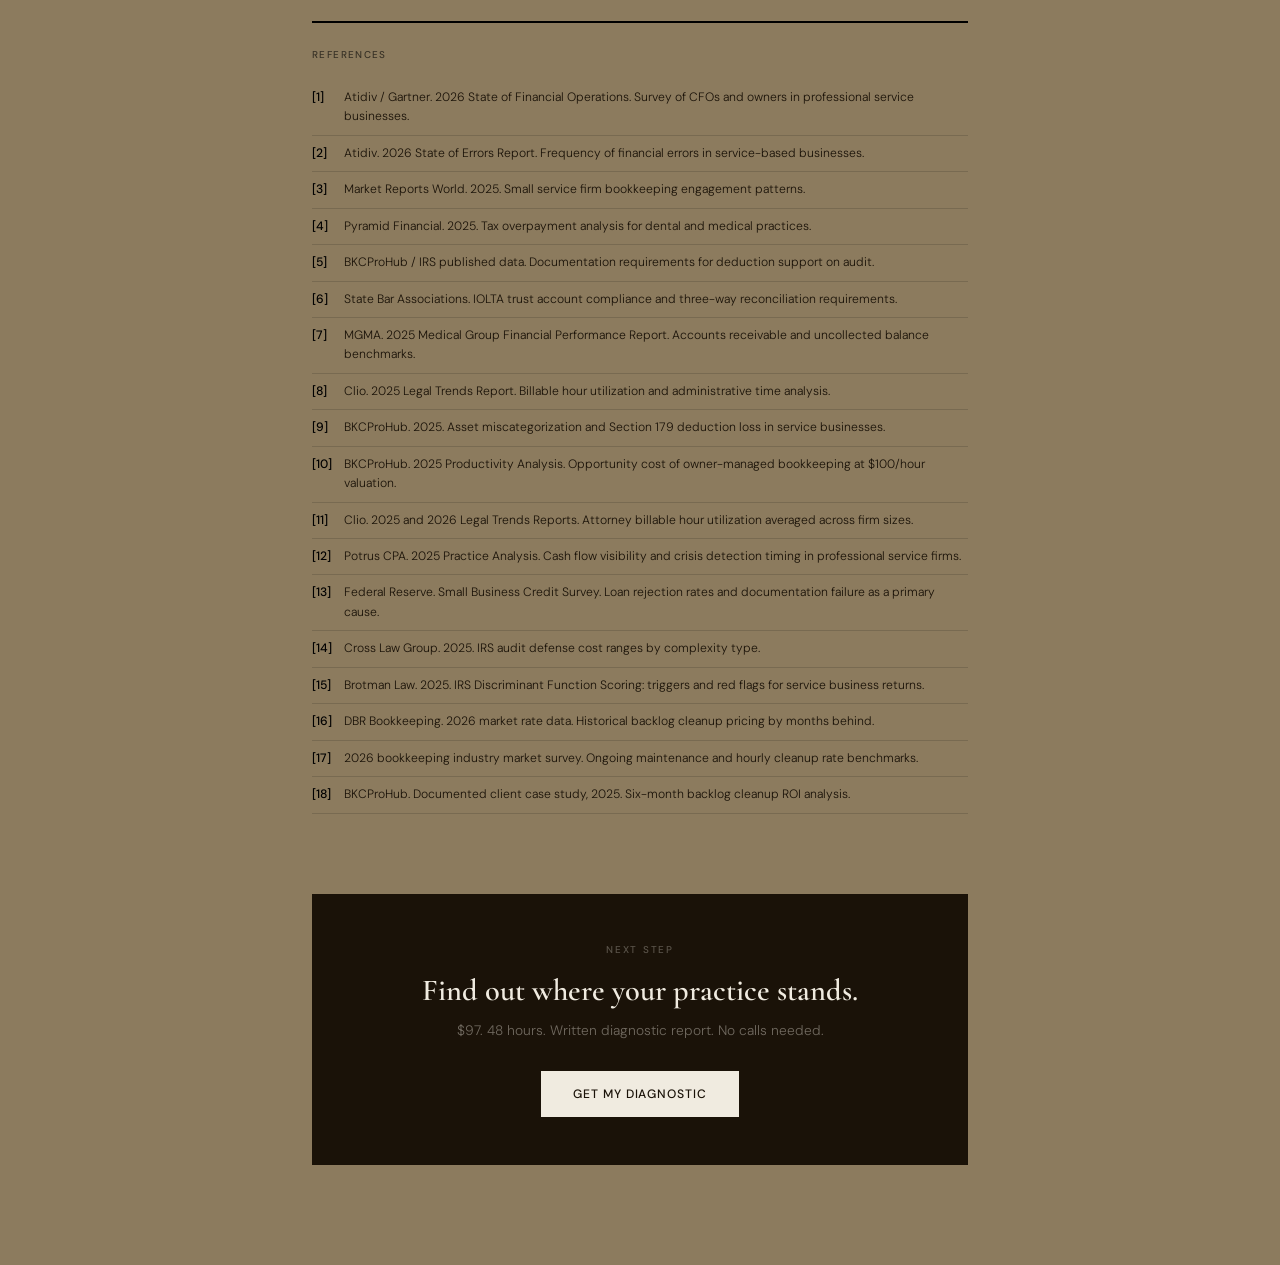
<file: pages/research.html>
<!DOCTYPE html>
<html lang="en">
<head>
  <meta charset="UTF-8" />
  <meta name="viewport" content="width=device-width, initial-scale=1.0" />
  <title>FixedBooks | Research</title>
  <meta name="description" content="A cited analysis of bookkeeping failure costs across professional service businesses." />

  <link rel="icon" type="image/svg+xml" href="../assets/icons/favicon.svg">
  <link rel="preconnect" href="https://fonts.googleapis.com">
  <link rel="preconnect" href="https://fonts.gstatic.com" crossorigin>
  <link href="https://fonts.googleapis.com/css2?family=Cormorant+Garamond:ital,wght@0,400;0,600;0,700;1,400;1,600&family=DM+Sans:wght@300;400;500&display=swap" rel="stylesheet">

  <style>

    *, *::before, *::after { box-sizing: border-box; margin: 0; padding: 0; }

    :root {
      --bg:         #8C7B5E;
      --bg-2:       #7D6E53;
      --bg-3:       #6E6049;
      --border:     rgba(0,0,0,0.14);
      --text:       #000000;
      --muted:      #1A1208;
      --muted-2:    rgba(0,0,0,0.6);
      --mark:       #F0EBE0;
      --font-serif: 'Cormorant Garamond', serif;
      --font-sans:  'DM Sans', sans-serif;
    }

    html { scroll-behavior: smooth; }

    body {
      background: var(--bg);
      color: var(--text);
      font-family: var(--font-sans);
      font-weight: 300;
      font-size: 16px;
      line-height: 1.7;
      -webkit-font-smoothing: antialiased;
    }

    a { color: inherit; text-decoration: none; }

    .container {
      max-width: 720px;
      margin: 0 auto;
      padding: 0 32px;
    }

    /* ── FIXED HEADER ────────────────────────────────────── */
    #header-stack {
      position: fixed;
      top: 0; left: 0;
      width: 100%;
      z-index: 200;
    }

    #announcementBar {
      width: 100%;
      background: #1A1208;
      padding: 8px 32px;
      display: flex;
      align-items: center;
      justify-content: center;
    }

    .bar__text {
      font-size: 0.72rem;
      font-weight: 400;
      color: rgba(240,235,224,0.55);
      text-align: center;
      letter-spacing: 0.03em;
    }

    .bar__text a {
      color: rgba(240,235,224,0.85);
      text-decoration: underline;
      font-weight: 500;
      text-underline-offset: 2px;
      transition: color 0.15s;
    }

    .bar__text a:hover { color: var(--mark); }

    /* ── NAV ─────────────────────────────────────────────── */
    #nav {
      width: 100%;
      background: rgba(140,123,94,0.97);
      border-bottom: 1px solid var(--border);
      backdrop-filter: blur(16px);
      -webkit-backdrop-filter: blur(16px);
      padding: 0 40px;
      display: flex;
      align-items: center;
      justify-content: space-between;
      height: 56px;
      transition: box-shadow 0.3s ease;
    }

    #nav.scrolled { box-shadow: 0 1px 24px rgba(0,0,0,0.18); }

    .nav__logo {
      display: flex;
      align-items: center;
      gap: 9px;
      text-decoration: none;
      flex-shrink: 0;
    }

    .nav__wordmark {
      font-family: var(--font-serif);
      font-size: 1.3rem;
      font-weight: 700;
      color: var(--mark);
      letter-spacing: 0.02em;
    }

    .nav__links {
      display: flex;
      align-items: center;
      gap: 0;
    }

    .nav__link {
      font-family: var(--font-sans);
      font-size: 0.73rem;
      font-weight: 400;
      letter-spacing: 0.03em;
      color: rgba(240,235,224,0.55);
      text-decoration: none;
      padding: 6px 12px;
      background: none;
      border: none;
      cursor: pointer;
      transition: color 0.15s;
      white-space: nowrap;
    }

    .nav__link:hover { color: var(--mark); }

    /* ── PAPER ───────────────────────────────────────────── */
    .paper {
      max-width: 720px;
      margin: 0 auto;
      padding: 100px 32px 100px;
    }

    /* ── PAPER HEADER ────────────────────────────────────── */
    .paper-journal {
      font-size: 0.68rem;
      font-weight: 500;
      letter-spacing: 0.18em;
      text-transform: uppercase;
      color: var(--muted-2);
      margin-bottom: 20px;
      display: block;
    }

    .paper-title {
      font-family: var(--font-serif);
      font-size: clamp(2rem, 4vw, 3rem);
      font-weight: 600;
      color: var(--text);
      line-height: 1.12;
      margin-bottom: 12px;
    }

    .paper-subtitle {
  font-family: var(--font-serif);
  font-size: 1.25rem;
  font-weight: 400;
  font-style: italic;
  color: var(--muted);
  margin-bottom: 36px;
  line-height: 1.6;
  max-width: 580px;
}

    .paper-meta {
      display: flex;
      flex-wrap: wrap;
      gap: 36px;
      padding: 24px 0;
      border-top: 1px solid var(--border);
      border-bottom: 1px solid var(--border);
      margin-bottom: 48px;
    }

    .paper-meta__label {
      font-size: 0.62rem;
      font-weight: 500;
      letter-spacing: 0.14em;
      text-transform: uppercase;
      color: var(--muted-2);
      margin-bottom: 4px;
    }

    .paper-meta__value {
      font-size: 0.84rem;
      color: var(--text);
      font-weight: 400;
      line-height: 1.5;
    }

    /* ── ABSTRACT ────────────────────────────────────────── */
    .abstract {
      border-left: 2px solid var(--text);
      padding-left: 24px;
      margin-bottom: 56px;
    }

    .abstract__label {
      font-size: 0.62rem;
      font-weight: 500;
      letter-spacing: 0.14em;
      text-transform: uppercase;
      color: var(--muted-2);
      margin-bottom: 10px;
    }

    .abstract__text {
      font-size: 0.93rem;
      color: var(--text);
      line-height: 1.85;
    }

    /* ── TABLE OF CONTENTS ───────────────────────────────── */
    .toc {
      background: var(--bg-2);
      border: 1px solid var(--border);
      padding: 28px 32px;
      margin-bottom: 64px;
    }

    .toc__title {
      font-size: 0.62rem;
      font-weight: 500;
      letter-spacing: 0.14em;
      text-transform: uppercase;
      color: var(--muted-2);
      margin-bottom: 16px;
    }

    .toc__list { list-style: none; display: flex; flex-direction: column; gap: 0; }

    .toc__link {
      display: flex;
      align-items: baseline;
      gap: 8px;
      width: 100%;
      padding: 7px 0;
      font-size: 0.86rem;
      color: var(--text);
      text-decoration: none;
      transition: color 0.15s;
    }

    .toc__link:hover { color: var(--muted); }

    .toc__num {
      font-family: var(--font-serif);
      font-size: 0.84rem;
      color: var(--muted-2);
      flex-shrink: 0;
      min-width: 20px;
    }

    .toc__dots {
      flex: 1;
      border-bottom: 1px dotted var(--border);
      margin: 0 8px;
      position: relative;
      top: -3px;
    }

    /* ── SECTIONS ────────────────────────────────────────── */
    .section {
      margin-bottom: 64px;
      scroll-margin-top: 80px;
    }

    .section__num {
      font-size: 0.62rem;
      font-weight: 500;
      letter-spacing: 0.18em;
      text-transform: uppercase;
      color: var(--muted-2);
      margin-bottom: 8px;
      display: block;
    }

    .section__title {
      font-family: var(--font-serif);
      font-size: 1.7rem;
      font-weight: 600;
      color: var(--text);
      line-height: 1.18;
      margin-bottom: 20px;
      padding-bottom: 16px;
      border-bottom: 1px solid var(--border);
    }

    .section__body {
      font-size: 0.92rem;
      color: var(--text);
      line-height: 1.85;
      margin-bottom: 16px;
    }

    cite {
      display: block;
      font-style: normal;
      font-size: 0.71rem;
      color: var(--muted-2);
      margin-top: 6px;
      letter-spacing: 0.01em;
      line-height: 1.5;
    }

    /* ── FINDINGS ────────────────────────────────────────── */
    .finding {
      border-top: 1px solid var(--border);
      padding: 24px 0;
    }

    .finding:last-child { border-bottom: 1px solid var(--border); }

    .finding__stat {
      font-family: var(--font-serif);
      font-size: 2.4rem;
      font-weight: 700;
      color: var(--text);
      line-height: 1;
      margin-bottom: 6px;
    }

    .finding__label {
      font-size: 0.65rem;
      font-weight: 500;
      letter-spacing: 0.12em;
      text-transform: uppercase;
      color: var(--muted-2);
      margin-bottom: 10px;
    }

    .finding__text {
      font-size: 0.9rem;
      color: var(--text);
      line-height: 1.8;
      margin-bottom: 4px;
    }

    /* ── DATA TABLE ──────────────────────────────────────── */
    .data-table-wrap {
      overflow-x: auto;
      margin: 24px 0;
      border: 1px solid var(--border);
    }

    .data-table {
      width: 100%;
      border-collapse: collapse;
      font-size: 0.84rem;
    }

    .data-table thead tr {
      background: var(--bg-2);
      border-bottom: 1px solid var(--border);
    }

    .data-table th {
      padding: 12px 16px;
      text-align: left;
      font-size: 0.6rem;
      font-weight: 500;
      letter-spacing: 0.14em;
      text-transform: uppercase;
      color: var(--muted-2);
    }

    .data-table td {
      padding: 14px 16px;
      border-bottom: 1px solid var(--border);
      color: var(--text);
      vertical-align: top;
      line-height: 1.6;
    }

    .data-table tr:last-child td { border-bottom: none; }
    .data-table td cite { margin-top: 4px; }

    /* ── CALLOUT ─────────────────────────────────────────── */
    .callout {
      border: 1px solid var(--border);
      border-left: 2px solid var(--text);
      padding: 20px 24px;
      margin: 28px 0;
      background: var(--bg-2);
    }

    .callout__label {
      font-size: 0.62rem;
      font-weight: 500;
      letter-spacing: 0.14em;
      text-transform: uppercase;
      color: var(--muted-2);
      margin-bottom: 8px;
    }

    .callout__text {
      font-size: 0.9rem;
      color: var(--text);
      line-height: 1.8;
    }

    .callout__text strong { font-weight: 500; }

    /* ── COST TABLE ──────────────────────────────────────── */
    .cost-table {
      width: 100%;
      border-collapse: collapse;
      margin: 24px 0;
    }

    .cost-table thead tr { border-bottom: 2px solid var(--text); }

    .cost-table th {
      font-size: 0.6rem;
      font-weight: 500;
      letter-spacing: 0.14em;
      text-transform: uppercase;
      color: var(--muted-2);
      padding: 8px 0;
      text-align: left;
    }

    .cost-table td {
      padding: 14px 0;
      border-bottom: 1px solid var(--border);
      font-size: 0.9rem;
      color: var(--text);
      vertical-align: top;
    }

    .cost-table td:last-child {
      text-align: right;
      font-family: var(--font-serif);
      font-size: 1.1rem;
      font-weight: 600;
    }

    .cost-table tfoot tr { border-top: 2px solid var(--text); }

    .cost-table tfoot td {
      padding-top: 16px;
      font-weight: 500;
      border-bottom: none;
    }

    .cost-table tfoot td:last-child { font-size: 1.4rem; }

    /* ── CASE STUDY ──────────────────────────────────────── */
    .case-study {
      border: 1px solid var(--border);
      padding: 32px;
      margin: 28px 0;
      background: var(--bg-2);
    }

    .case-study__label {
      font-size: 0.62rem;
      font-weight: 500;
      letter-spacing: 0.14em;
      text-transform: uppercase;
      color: var(--muted-2);
      margin-bottom: 16px;
    }

    .case-study__stats {
      display: flex;
      gap: 48px;
      flex-wrap: wrap;
      padding: 20px 0;
      border-top: 1px solid var(--border);
      border-bottom: 1px solid var(--border);
      margin: 16px 0;
    }

    .case-study__stat-num {
      font-family: var(--font-serif);
      font-size: 2.2rem;
      font-weight: 700;
      color: var(--text);
      line-height: 1;
      margin-bottom: 4px;
    }

    .case-study__stat-label {
      font-size: 0.7rem;
      color: var(--muted);
      line-height: 1.4;
      max-width: 140px;
    }

    /* ── FOOTNOTES ───────────────────────────────────────── */
    .footnotes {
      margin-top: 80px;
      padding-top: 24px;
      border-top: 2px solid var(--text);
    }

    .footnotes__title {
      font-size: 0.62rem;
      font-weight: 500;
      letter-spacing: 0.14em;
      text-transform: uppercase;
      color: var(--muted-2);
      margin-bottom: 16px;
    }

    .footnote {
      display: flex;
      gap: 12px;
      padding: 8px 0;
      border-bottom: 1px solid var(--border);
      font-size: 0.76rem;
      color: var(--muted);
      line-height: 1.6;
    }

    .footnote__num {
      flex-shrink: 0;
      font-weight: 500;
      color: var(--text);
      min-width: 20px;
    }

    /* ── BOTTOM CTA ──────────────────────────────────────── */
    .paper-cta {
      margin-top: 80px;
      padding: 48px;
      text-align: center;
      background: #1A1208;
    }

    .paper-cta__label {
      font-size: 0.62rem;
      font-weight: 500;
      letter-spacing: 0.18em;
      text-transform: uppercase;
      color: rgba(240,235,224,0.3);
      margin-bottom: 16px;
      display: block;
    }

    .paper-cta__title {
      font-family: var(--font-serif);
      font-size: 1.9rem;
      font-weight: 600;
      color: var(--mark);
      margin-bottom: 10px;
      line-height: 1.15;
    }

    .paper-cta__sub {
      font-size: 0.86rem;
      color: rgba(240,235,224,0.4);
      margin-bottom: 28px;
    }

    .paper-cta__btn {
      display: inline-block;
      background: var(--mark);
      color: #1A1208;
      font-family: var(--font-sans);
      font-weight: 500;
      font-size: 0.76rem;
      letter-spacing: 0.08em;
      text-transform: uppercase;
      padding: 13px 32px;
      text-decoration: none;
      transition: background 0.15s;
    }

    .paper-cta__btn:hover { background: #ddd8cc; }

    /* ── REVEAL ──────────────────────────────────────────── */
    .reveal {
      opacity: 0;
      transform: translateY(24px);
      transition: opacity 0.65s cubic-bezier(0.16,1,0.3,1),
                  transform 0.65s cubic-bezier(0.16,1,0.3,1);
    }

    .reveal.visible { opacity: 1; transform: translateY(0); }

    /* ── MOBILE ──────────────────────────────────────────── */
    @media (max-width: 900px) {
      #nav { padding: 0 24px; }
      .paper { padding: 90px 24px 80px; }
    }

    @media (max-width: 660px) {
      #nav { padding: 0 16px; height: 50px; }
      .nav__link:nth-child(1),
      .nav__link:nth-child(2) { display: none; }
      .nav__wordmark { font-size: 1.1rem; }
      .paper { padding: 80px 20px 64px; }
      .paper-title { font-size: 1.8rem; }
      .toc { padding: 20px; }
      .case-study { padding: 20px; }
      .case-study__stats { gap: 24px; }
      .paper-cta { padding: 36px 20px; }
      .paper-meta { gap: 20px; }
      .finding__stat { font-size: 1.8rem; }
      #announcementBar { padding: 7px 20px; }
      .bar__text { font-size: 0.68rem; }
    }

    @media (max-width: 400px) {
      .paper-title { font-size: 1.6rem; }
    }

  </style>
</head>
<body>

  <!-- ─── HEADER STACK ──────────────────────────────────────── -->
  <div id="header-stack">

    <div id="announcementBar">
      <span class="bar__text">
        The average practice overpays $11,000+ in taxes every year due to messy books.
        &nbsp;
        <a href="../index.html#offer">Find out what yours is hiding →</a>
      </span>
    </div>

    <nav id="nav">
      <a href="../index.html" class="nav__logo">
        <svg width="20" height="26" viewBox="0 0 28 34" fill="none" xmlns="http://www.w3.org/2000/svg">
  <path d="M14 2 L2 7 L5 32 L14 27 Z" fill="#1B3A7A" opacity="0.75"/>
  <path d="M14 2 L26 7 L23 32 L14 27 Z" fill="#1B3A7A"/>
  <line x1="14" y1="2" x2="14" y2="27" stroke="#F0EBE0" stroke-width="1.4" stroke-linecap="round"/>
  <line x1="2" y1="7" x2="26" y2="7" stroke="#1B3A7A" stroke-width="0.8" stroke-linecap="round" opacity="0.4"/>
</svg>
        <span class="nav__wordmark">FixedBooks</span>
      </a>
      <div class="nav__links">
        <a href="../index.html" class="nav__link">Home</a>
        <a href="demo.html" class="nav__link">Sample Report</a>
        <a href="../index.html#offer" class="nav__link">Get Diagnostic</a>
      </div>
    </nav>

  </div>


  <!-- ─── PAPER ────────────────────────────────────────────── -->
  <main class="paper">

    <span class="paper-journal reveal">FixedBooks &nbsp;·&nbsp; Financial Research &nbsp;·&nbsp; 2026</span>

    <h1 class="paper-title reveal">
      The Hidden Liability:<br>
      Bookkeeping Failure Costs<br>
      in Professional Service Firms
    </h1>

    <p class="paper-subtitle reveal">
      A data analysis of tax overpayment, lost revenue, audit exposure,
      and compounding neglect across legal, medical, aesthetic, and advisory practices.
    </p>

    <div class="paper-meta reveal">
      <div>
        <div class="paper-meta__label">Published</div>
        <div class="paper-meta__value">March 2026</div>
      </div>
      <div>
        <div class="paper-meta__label">Primary Sources</div>
        <div class="paper-meta__value">Atidiv, Gartner, Clio, IRS, Federal Reserve, MGMA, BKCProHub, Pyramid Financial</div>
      </div>
      <div>
        <div class="paper-meta__label">Subject</div>
        <div class="paper-meta__value">Professional Service Business Finance</div>
      </div>
    </div>

    <div class="abstract reveal">
      <div class="abstract__label">Abstract</div>
      <p class="abstract__text">
        Professional service businesses operate on high per-client value and high expertise cost.
        Yet the majority carry persistent bookkeeping failures that go undetected until they
        manifest as tax overpayment, loan rejection, or audit exposure. This paper synthesizes
        primary data from 2024 to 2026 to quantify the real cost of bookkeeping neglect and
        define the point at which a diagnostic intervention becomes financially necessary.
      </p>
    </div>

    <nav class="toc reveal" aria-label="Table of contents">
      <div class="toc__title">Table of Contents</div>
      <ul class="toc__list">
        <li><a href="#prevalence" class="toc__link"><span class="toc__num">1</span>Prevalence of Bookkeeping Errors<span class="toc__dots"></span></a></li>
        <li><a href="#tax" class="toc__link"><span class="toc__num">2</span>Tax Overpayment and Lost Deductions<span class="toc__dots"></span></a></li>
        <li><a href="#niche" class="toc__link"><span class="toc__num">3</span>Common Errors by Industry Niche<span class="toc__dots"></span></a></li>
        <li><a href="#time" class="toc__link"><span class="toc__num">4</span>Owner Time and Productivity Loss<span class="toc__dots"></span></a></li>
        <li><a href="#distress" class="toc__link"><span class="toc__num">5</span>Business Distress and Loan Rejection<span class="toc__dots"></span></a></li>
        <li><a href="#audit" class="toc__link"><span class="toc__num">6</span>IRS Audit Exposure and Defense Costs<span class="toc__dots"></span></a></li>
        <li><a href="#compounding" class="toc__link"><span class="toc__num">7</span>Compounding Neglect and Cleanup Costs<span class="toc__dots"></span></a></li>
        <li><a href="#recovery" class="toc__link"><span class="toc__num">8</span>Documented Recovery and ROI<span class="toc__dots"></span></a></li>
        <li><a href="#summary" class="toc__link"><span class="toc__num">9</span>Annual Cost Summary<span class="toc__dots"></span></a></li>
      </ul>
    </nav>


    <!-- ── 1 ─────────────────────────────────────────────── -->
    <section class="section reveal" id="prevalence">
      <span class="section__num">Section 1</span>
      <h2 class="section__title">Prevalence of Bookkeeping Errors</h2>
      <p class="section__body">
        Bookkeeping failure in professional service firms is not an edge case.
        The 2026 data indicates it is the default state for the majority of small
        and mid-size practices operating without a dedicated finance function.
      </p>

      <div class="finding">
        <div class="finding__stat">40%</div>
        <div class="finding__label">of owners do not trust their own financial data</div>
        <p class="finding__text">
          Four in ten CFOs and owners in professional services report that they do not
          fully trust their financial data due to reconciliation delays and categorization
          errors. Nearly half of all professional service businesses are making decisions
          on numbers they do not believe are accurate.
        </p>
        <cite>[1] Atidiv / Gartner, 2026 State of Financial Operations</cite>
      </div>

      <div class="finding">
        <div class="finding__stat">59%</div>
        <div class="finding__label">make multiple financial errors per month</div>
        <p class="finding__text">
          More than half of service-based businesses report making several bookkeeping
          errors per month. A further 18% report making errors daily. Errors at this
          frequency compound — a miscategorized transaction in January distorts every
          report that follows it.
        </p>
        <cite>[2] Atidiv, 2026 State of Errors Report</cite>
      </div>

      <div class="finding">
        <div class="finding__stat">64%</div>
        <div class="finding__label">now engage external help for historical cleanup</div>
        <p class="finding__text">
          The majority of small service firms now hire external bookkeeping help
          specifically to address historical backlogs rather than ongoing maintenance.
          Messy books are the starting condition, not the exception.
        </p>
        <cite>[3] Market Reports World, 2025</cite>
      </div>
    </section>


    <!-- ── 2 ─────────────────────────────────────────────── -->
    <section class="section reveal" id="tax">
      <span class="section__num">Section 2</span>
      <h2 class="section__title">Tax Overpayment and Lost Deductions</h2>
      <p class="section__body">
        The most direct financial consequence of disorganized books is overpayment
        of taxes. Legitimate deductions go unclaimed not because they are unavailable
        but because the documentation cannot support them at filing time.
      </p>

      <div class="finding">
        <div class="finding__stat">$20,000 to $60,000</div>
        <div class="finding__label">overpaid annually by the average dental practice</div>
        <p class="finding__text">
          Dental practices are among the highest overtaxed professional service categories.
          Missed deductions on equipment maintenance, restorative materials, and patient
          experience costs account for the bulk of overpayment. The deductions are
          legitimate and available. The records are not organized enough to claim them.
        </p>
        <cite>[4] Pyramid Financial, 2025</cite>
      </div>

      <div class="finding">
        <div class="finding__stat">$3,000 to $10,000</div>
        <div class="finding__label">overpaid by general service firms due to poor documentation</div>
        <p class="finding__text">
          Firms with unorganized records consistently pay more in taxes than necessary
          because their documentation cannot support deductions under review. These
          deductions are not denied. They are simply never submitted.
        </p>
        <cite>[5] BKCProHub / IRS published data</cite>
      </div>

      <div class="callout">
        <div class="callout__label">Key Distinction</div>
        <p class="callout__text">
          Tax overpayment from poor bookkeeping is not fraud prevention by the IRS.
          It is <strong>passive loss</strong> — legitimate deductions the business is
          entitled to but fails to claim because the supporting records do not exist
          in a usable form at filing time.
        </p>
      </div>
    </section>


    <!-- ── 3 ─────────────────────────────────────────────── -->
    <section class="section reveal" id="niche">
      <span class="section__num">Section 3</span>
      <h2 class="section__title">Common Errors by Industry Niche</h2>
      <p class="section__body">
        Each professional service category has a primary financial leak distinct
        to its operational structure.
      </p>

      <div class="data-table-wrap">
        <table class="data-table">
          <thead>
            <tr>
              <th>Industry</th>
              <th>Primary Financial Leak</th>
              <th>Impact</th>
            </tr>
          </thead>
          <tbody>
            <tr>
              <td>
                Law Firms
                <cite>[6] State Bar Associations, IOLTA compliance standards</cite>
              </td>
              <td>IOLTA and trust account commingling. Failure to perform three-way reconciliation between bank statement, trust ledger, and client sub-ledgers.</td>
              <td>High — License Risk</td>
            </tr>
            <tr>
              <td>
                Medical and Aesthetic Clinics
                <cite>[7] MGMA Financial Performance Report, 2025</cite>
              </td>
              <td>Uncollected patient balances. Poor tracking of co-pays and insurance denials averages 15 to 20% of total revenue left uncollected.</td>
              <td>High — Direct Revenue</td>
            </tr>
            <tr>
              <td>
                Consulting and Financial Advisors
                <cite>[8] Clio Legal Trends, 2025</cite>
              </td>
              <td>Unbilled time. Disorganized tracking results in 10 to 15% of billable hours never reaching an invoice.</td>
              <td>High — Direct Revenue</td>
            </tr>
            <tr>
              <td>
                General Professional Services
                <cite>[9] BKCProHub, 2025</cite>
              </td>
              <td>Miscategorized assets coded as supplies rather than depreciable equipment. Section 179 deductions are missed entirely.</td>
              <td>Moderate — Tax Exposure</td>
            </tr>
          </tbody>
        </table>
      </div>
    </section>


    <!-- ── 4 ─────────────────────────────────────────────── -->
    <section class="section reveal" id="time">
      <span class="section__num">Section 4</span>
      <h2 class="section__title">Owner Time and Productivity Loss</h2>
      <p class="section__body">
        The time a professional service owner spends on bookkeeping has a direct
        opportunity cost measured against their billable rate.
      </p>

      <div class="finding">
        <div class="finding__stat">$12,000 to $36,000</div>
        <div class="finding__label">in annual productivity lost to DIY bookkeeping</div>
        <p class="finding__text">
          For a business owner valued at $100 per hour, manual bookkeeping tasks
          represent between $12,000 and $36,000 in lost annual productivity.
          This excludes software costs and accountant fees.
          It is the cost of the owner's time alone.
        </p>
        <cite>[10] BKCProHub, 2025 Productivity Analysis</cite>
      </div>

      <div class="finding">
        <div class="finding__stat">2.6 hrs</div>
        <div class="finding__label">billed per day by the average attorney</div>
        <p class="finding__text">
          The average attorney bills only 2.6 hours of an 8-hour workday. The
          remaining 67% is consumed by unbilled administrative tasks, a significant
          portion of which involves financial record management.
        </p>
        <cite>[11] Clio Legal Trends Report, 2025 and 2026</cite>
      </div>
    </section>


    <!-- ── 5 ─────────────────────────────────────────────── -->
    <section class="section reveal" id="distress">
      <span class="section__num">Section 5</span>
      <h2 class="section__title">Business Distress and Loan Rejection</h2>
      <p class="section__body">
        When a cash flow crisis emerges or a growth opportunity requires capital,
        disorganized records become a structural barrier with no quick fix.
      </p>

      <div class="callout">
        <div class="callout__label">Root Cause Finding</div>
        <p class="callout__text">
          The widely cited 82% small business failure rate attributed to cash flow
          problems has a more specific origin for professional service firms.
          <strong>Disorganized financial records prevent owners from detecting a
          cash crunch until it is already 30 to 60 days critical</strong> — at which
          point the range of available responses narrows dramatically.
        </p>
        <cite style="margin-top:10px;">[12] Potrus CPA, 2025 Practice Analysis</cite>
      </div>

      <div class="finding">
        <div class="finding__stat">43%</div>
        <div class="finding__label">of small business loan applications are rejected</div>
        <p class="finding__text">
          Poor financial documentation is a leading cause of loan rejection for
          professional service firms seeking expansion capital. The business may
          have sufficient revenue to qualify — but without clean, verifiable records,
          lenders cannot confirm it.
        </p>
        <cite>[13] Federal Reserve Small Business Credit Survey / BKCProHub, 2025</cite>
      </div>
    </section>


    <!-- ── 6 ─────────────────────────────────────────────── -->
    <section class="section reveal" id="audit">
      <span class="section__num">Section 6</span>
      <h2 class="section__title">IRS Audit Exposure and Defense Costs</h2>
      <p class="section__body">
        An IRS audit does not require fraud to be expensive. Defense costs are
        incurred regardless of outcome.
      </p>

      <div class="data-table-wrap">
        <table class="data-table">
          <thead>
            <tr>
              <th>Audit Type</th>
              <th>Estimated Defense Cost</th>
              <th>Common In</th>
            </tr>
          </thead>
          <tbody>
            <tr>
              <td>Moderately Complex (Schedule C / S-Corp)</td>
              <td>$3,000 to $6,000</td>
              <td>Solo practitioners, small practices</td>
            </tr>
            <tr>
              <td>Complex (Payroll / Multi-entity)</td>
              <td>$7,500+</td>
              <td>Group practices, firms with associates</td>
            </tr>
            <tr>
              <td>Tax Court (Escalated Dispute)</td>
              <td>$7,500 to $15,000</td>
              <td>Typically avoidable with clean records</td>
            </tr>
          </tbody>
        </table>
      </div>
      <cite>[14] Cross Law Group, 2025; Brotman Law, 2025</cite>

      <div class="callout" style="margin-top:28px;">
        <div class="callout__label">IRS Trigger Pattern</div>
        <p class="callout__text">
          The IRS discriminant function scoring system flags returns with
          <strong>repeated round numbers in expense fields</strong> and
          <strong>zeros in categories where expenses are statistically expected.</strong>
          Both are common outputs of estimated or rushed bookkeeping at year end.
        </p>
        <cite style="margin-top:10px;">[15] Brotman Law, IRS DIF Score Analysis, 2025</cite>
      </div>
    </section>


    <!-- ── 7 ─────────────────────────────────────────────── -->
    <section class="section reveal" id="compounding">
      <span class="section__num">Section 7</span>
      <h2 class="section__title">Compounding Neglect and Cleanup Costs</h2>
      <p class="section__body">
        Bookkeeping problems do not stay contained to the period in which they
        originate. Each unreconciled month adds to the complexity and cost of
        eventual resolution.
      </p>

      <div class="finding">
        <div class="finding__stat">$4,000 to $8,000+</div>
        <div class="finding__label">typical cleanup cost for a 6 to 12 month backlog</div>
        <p class="finding__text">
          A business six to twelve months behind on reconciliation faces a cleanup
          cost in this range from a professional bookkeeping firm. This is not
          ongoing maintenance. It is the cost of resolving a historical backlog.
        </p>
        <cite>[16] DBR Bookkeeping, 2026 market rate data</cite>
      </div>

      <div class="finding">
        <div class="finding__stat">$75 to $125 / hr</div>
        <div class="finding__label">professional bookkeeping cleanup rate, 2026</div>
        <p class="finding__text">
          Current market rates for hourly professional bookkeeping cleanup run $75
          to $125 per hour. Ongoing monthly maintenance runs $300 to $1,500 per
          month depending on transaction volume. CFO-level advisory runs $1,500
          to $3,000 per month.
        </p>
        <cite>[17] 2026 bookkeeping industry market survey</cite>
      </div>
    </section>


    <!-- ── 8 ─────────────────────────────────────────────── -->
    <section class="section reveal" id="recovery">
      <span class="section__num">Section 8</span>
      <h2 class="section__title">Documented Recovery and ROI</h2>
      <p class="section__body">
        The financial return on a professional bookkeeping cleanup is documented
        and consistent across practice types.
      </p>

      <div class="case-study">
        <div class="case-study__label">Case Study &nbsp;·&nbsp; Six Month Backlog, Professional Service Firm</div>
        <p style="font-size:0.88rem; color:var(--text); line-height:1.8;">
          A professional service firm carrying six months of unaddressed bookkeeping
          errors engaged a cleanup service after a tax filing discrepancy surfaced.
          The total cost of the accumulated errors spanning missed deductions,
          IRS penalties, and quantified opportunity costs including capital access
          blocked by inaccurate financials was calculated at the following.
        </p>
        <div class="case-study__stats">
          <div>
            <div class="case-study__stat-num">$103,040</div>
            <div class="case-study__stat-label">Total cost of six months of bookkeeping failure</div>
          </div>
          <div>
            <div class="case-study__stat-num">$5,000</div>
            <div class="case-study__stat-label">Cost of the professional cleanup engagement</div>
          </div>
          <div>
            <div class="case-study__stat-num">20x</div>
            <div class="case-study__stat-label">Return on cleanup investment within one filing cycle</div>
          </div>
        </div>
        <p style="font-size:0.88rem; color:var(--text); line-height:1.8;">
          The $5,000 cleanup identified and recovered the majority of the $103,040
          figure within one tax filing cycle through recovered deductions, penalty
          reversal, and restored access to a credit facility.
        </p>
        <cite>[18] BKCProHub, documented client case study, 2025</cite>
      </div>
    </section>


    <!-- ── 9 ─────────────────────────────────────────────── -->
    <section class="section reveal" id="summary">
      <span class="section__num">Section 9</span>
      <h2 class="section__title">Annual Cost Summary</h2>
      <p class="section__body">
        Conservative annual cost estimates for a professional service business
        carrying disorganized books. High-revenue practices will see proportionally
        larger figures across each category.
      </p>

      <table class="cost-table">
        <thead>
          <tr>
            <th>Cost Category</th>
            <th>Source</th>
            <th style="text-align:right;">Annual Estimate</th>
          </tr>
        </thead>
        <tbody>
          <tr>
            <td>Missed tax deductions</td>
            <td><cite style="display:inline;">[4, 5]</cite></td>
            <td>$11,000+</td>
          </tr>
          <tr>
            <td>Owner time lost to bookkeeping tasks</td>
            <td><cite style="display:inline;">[10]</cite></td>
            <td>$36,000+</td>
          </tr>
          <tr>
            <td>Uncollected revenue (AR at 15% of gross)</td>
            <td><cite style="display:inline;">[7]</cite></td>
            <td>Varies</td>
          </tr>
          <tr>
            <td>IRS audit defense if triggered</td>
            <td><cite style="display:inline;">[14]</cite></td>
            <td>$5,000+</td>
          </tr>
        </tbody>
        <tfoot>
          <tr>
            <td colspan="2"><strong>Conservative annual floor</strong></td>
            <td>$52,000+</td>
          </tr>
        </tfoot>
      </table>
    </section>


    <!-- ── FOOTNOTES ──────────────────────────────────────── -->
    <div class="footnotes reveal">
      <div class="footnotes__title">References</div>
      <div class="footnote"><span class="footnote__num">[1]</span><span>Atidiv / Gartner. 2026 State of Financial Operations. Survey of CFOs and owners in professional service businesses.</span></div>
      <div class="footnote"><span class="footnote__num">[2]</span><span>Atidiv. 2026 State of Errors Report. Frequency of financial errors in service-based businesses.</span></div>
      <div class="footnote"><span class="footnote__num">[3]</span><span>Market Reports World. 2025. Small service firm bookkeeping engagement patterns.</span></div>
      <div class="footnote"><span class="footnote__num">[4]</span><span>Pyramid Financial. 2025. Tax overpayment analysis for dental and medical practices.</span></div>
      <div class="footnote"><span class="footnote__num">[5]</span><span>BKCProHub / IRS published data. Documentation requirements for deduction support on audit.</span></div>
      <div class="footnote"><span class="footnote__num">[6]</span><span>State Bar Associations. IOLTA trust account compliance and three-way reconciliation requirements.</span></div>
      <div class="footnote"><span class="footnote__num">[7]</span><span>MGMA. 2025 Medical Group Financial Performance Report. Accounts receivable and uncollected balance benchmarks.</span></div>
      <div class="footnote"><span class="footnote__num">[8]</span><span>Clio. 2025 Legal Trends Report. Billable hour utilization and administrative time analysis.</span></div>
      <div class="footnote"><span class="footnote__num">[9]</span><span>BKCProHub. 2025. Asset miscategorization and Section 179 deduction loss in service businesses.</span></div>
      <div class="footnote"><span class="footnote__num">[10]</span><span>BKCProHub. 2025 Productivity Analysis. Opportunity cost of owner-managed bookkeeping at $100/hour valuation.</span></div>
      <div class="footnote"><span class="footnote__num">[11]</span><span>Clio. 2025 and 2026 Legal Trends Reports. Attorney billable hour utilization averaged across firm sizes.</span></div>
      <div class="footnote"><span class="footnote__num">[12]</span><span>Potrus CPA. 2025 Practice Analysis. Cash flow visibility and crisis detection timing in professional service firms.</span></div>
      <div class="footnote"><span class="footnote__num">[13]</span><span>Federal Reserve. Small Business Credit Survey. Loan rejection rates and documentation failure as a primary cause.</span></div>
      <div class="footnote"><span class="footnote__num">[14]</span><span>Cross Law Group. 2025. IRS audit defense cost ranges by complexity type.</span></div>
      <div class="footnote"><span class="footnote__num">[15]</span><span>Brotman Law. 2025. IRS Discriminant Function Scoring: triggers and red flags for service business returns.</span></div>
      <div class="footnote"><span class="footnote__num">[16]</span><span>DBR Bookkeeping. 2026 market rate data. Historical backlog cleanup pricing by months behind.</span></div>
      <div class="footnote"><span class="footnote__num">[17]</span><span>2026 bookkeeping industry market survey. Ongoing maintenance and hourly cleanup rate benchmarks.</span></div>
      <div class="footnote"><span class="footnote__num">[18]</span><span>BKCProHub. Documented client case study, 2025. Six-month backlog cleanup ROI analysis.</span></div>
    </div>


    <!-- ── CTA ────────────────────────────────────────────── -->
    <div class="paper-cta reveal">
      <span class="paper-cta__label">Next Step</span>
      <h2 class="paper-cta__title">Find out where your practice stands.</h2>
      <p class="paper-cta__sub">$97. 48 hours. Written diagnostic report. No calls needed.</p>
      <a href="../index.html#offer" class="paper-cta__btn">Get My Diagnostic</a>
    </div>

  </main>

  <script src="../js/animations.js" defer></script>

</body>
</html>
</file>
